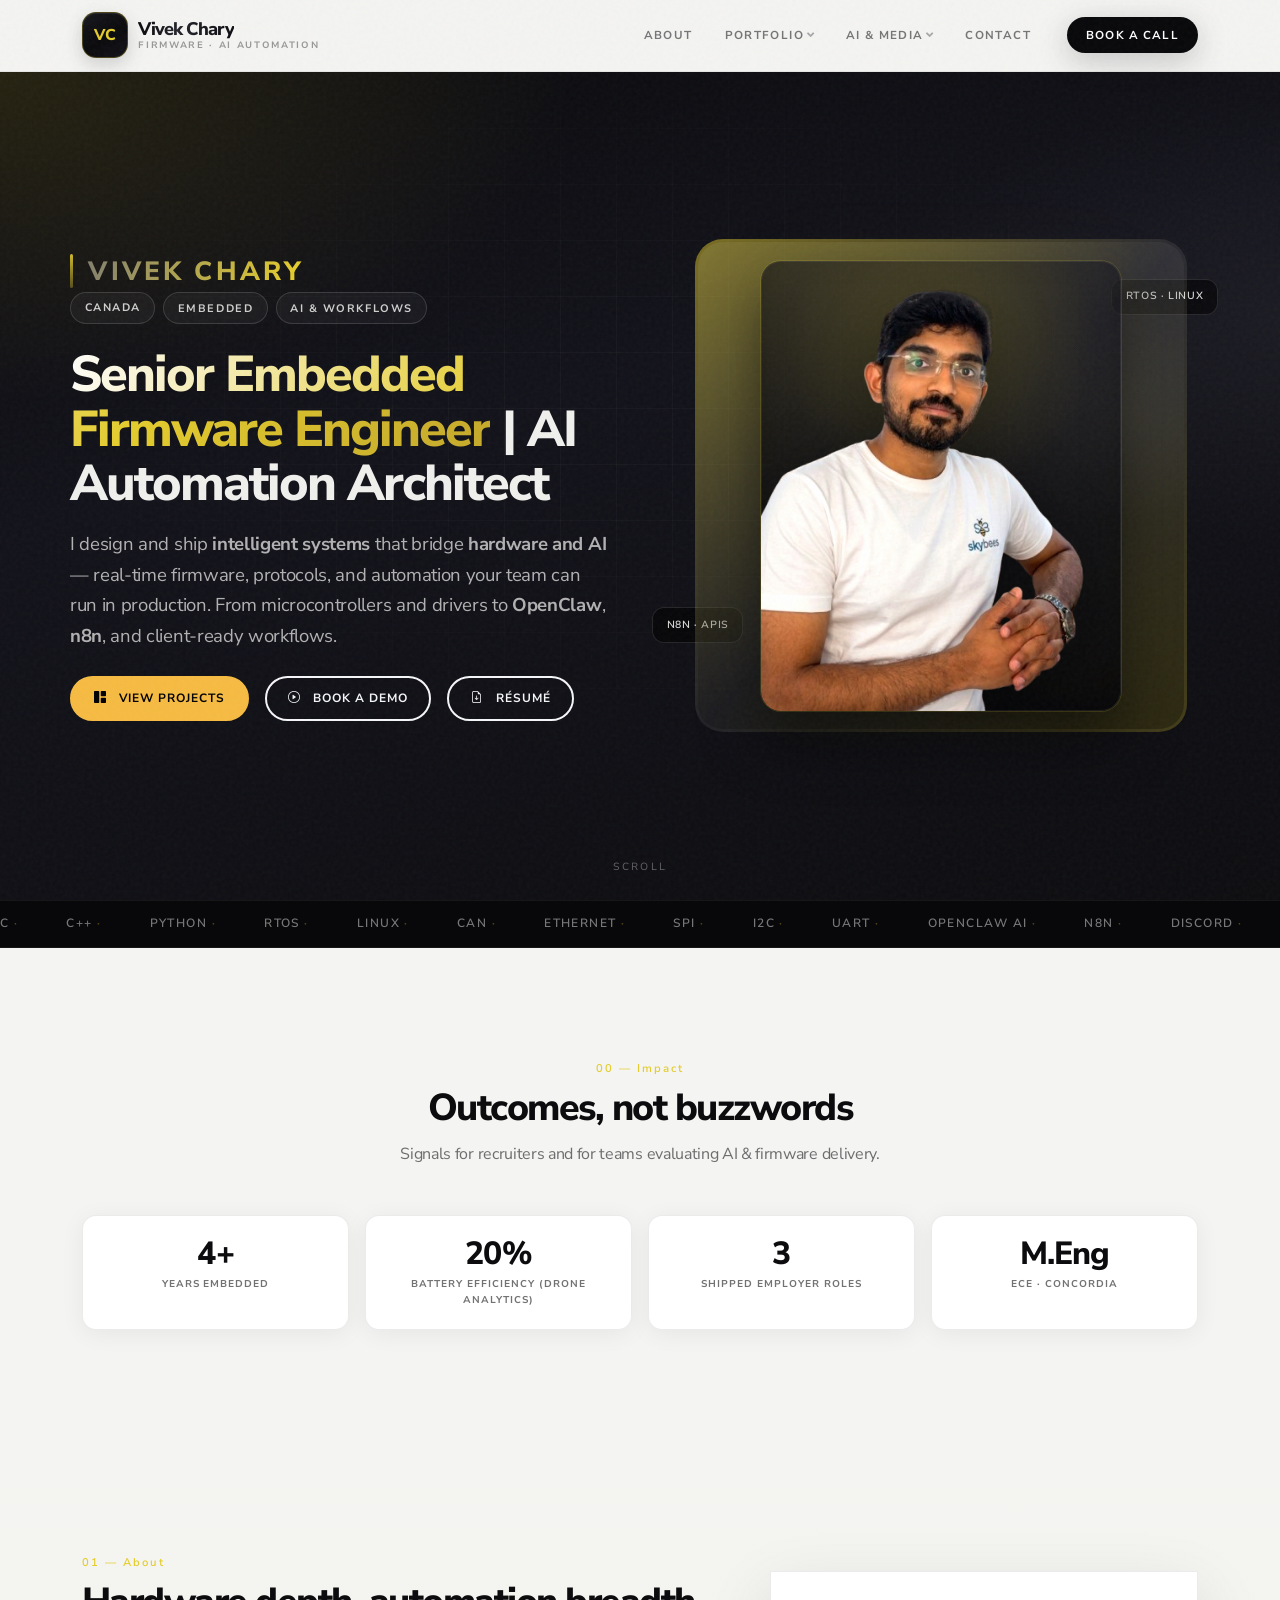
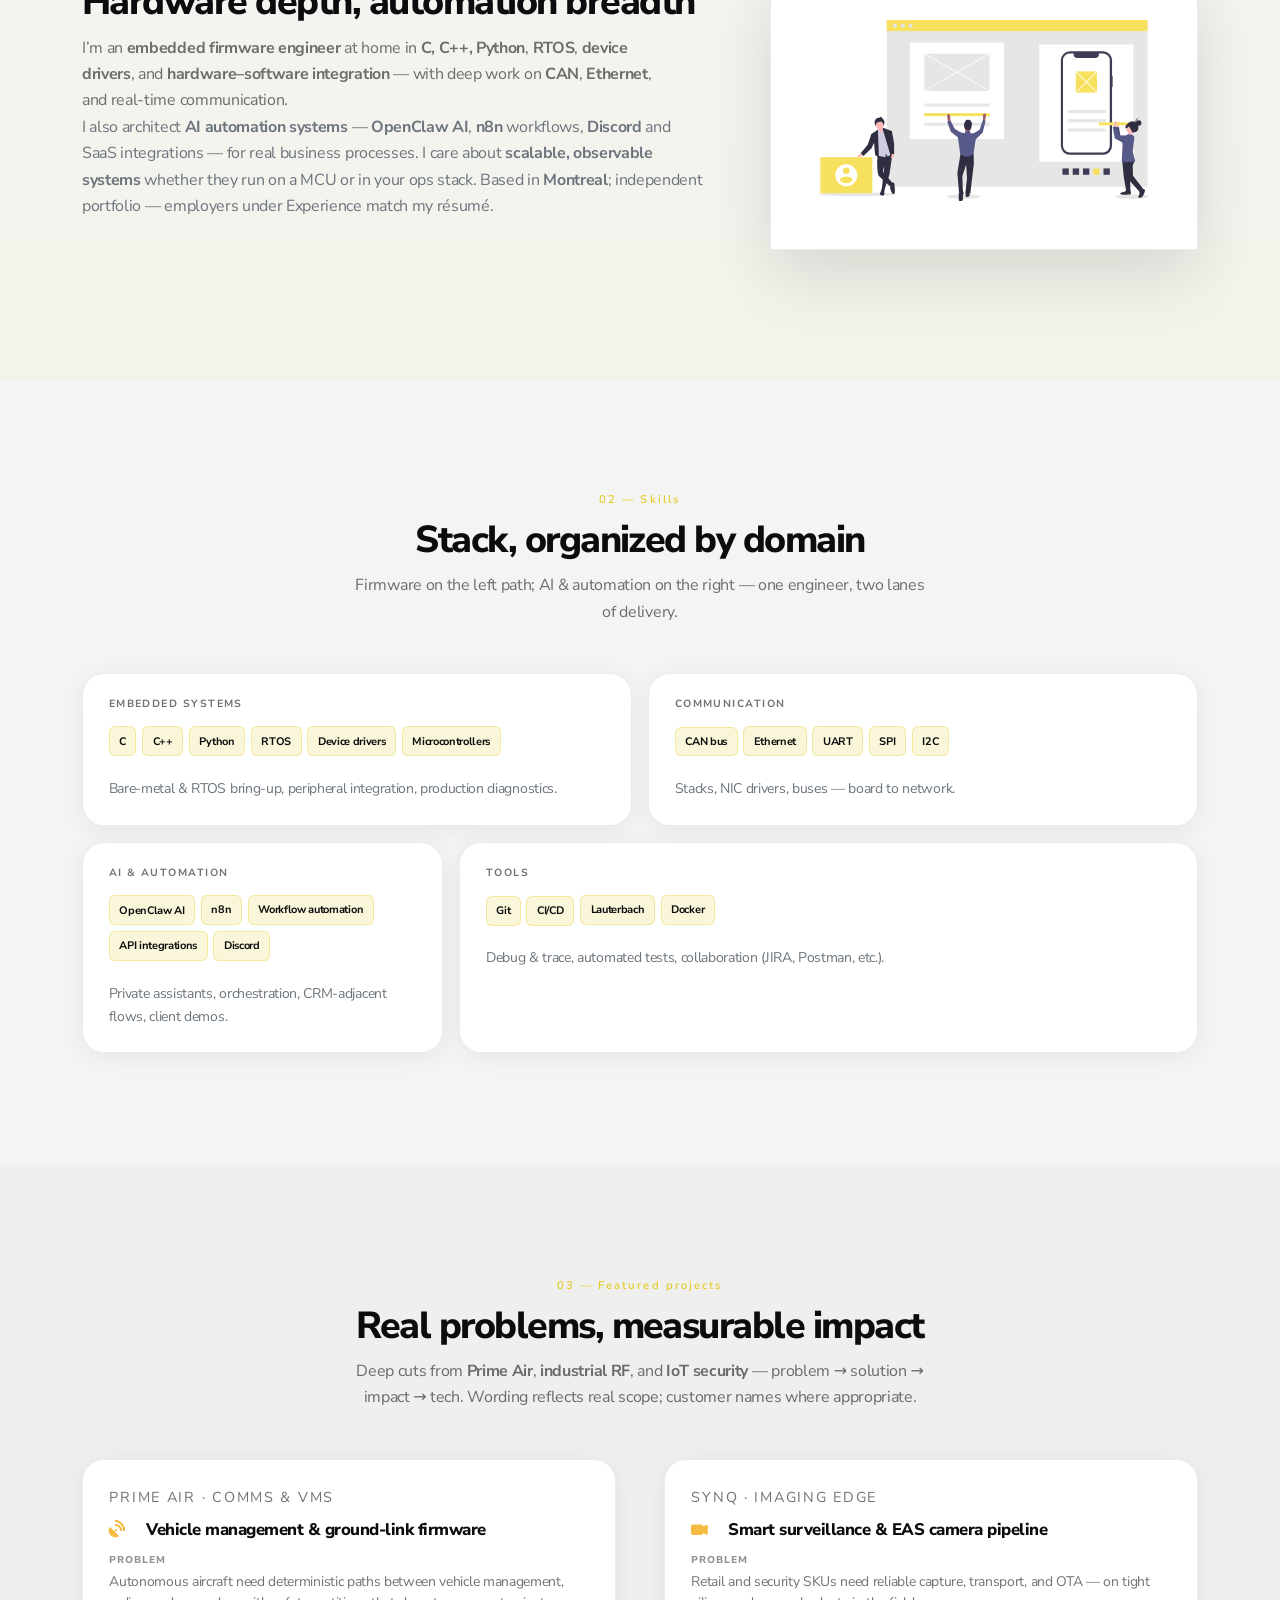
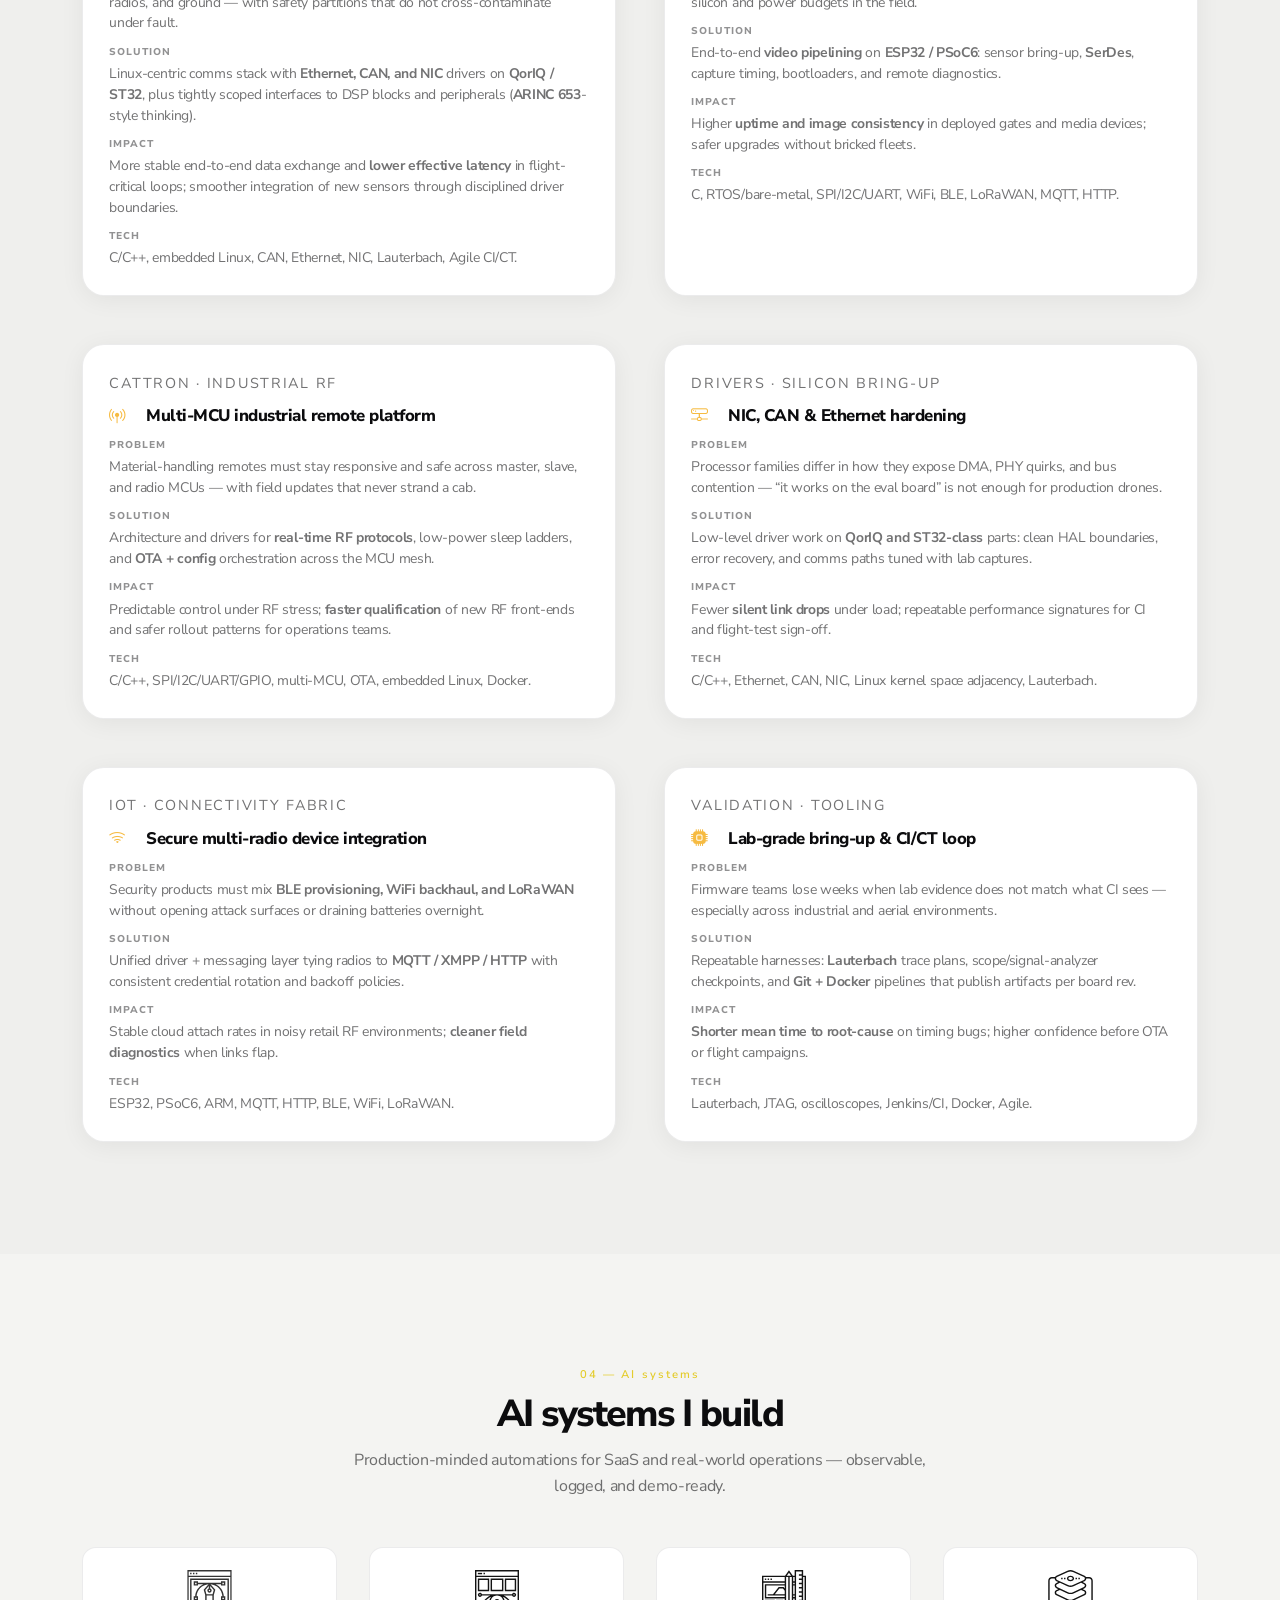
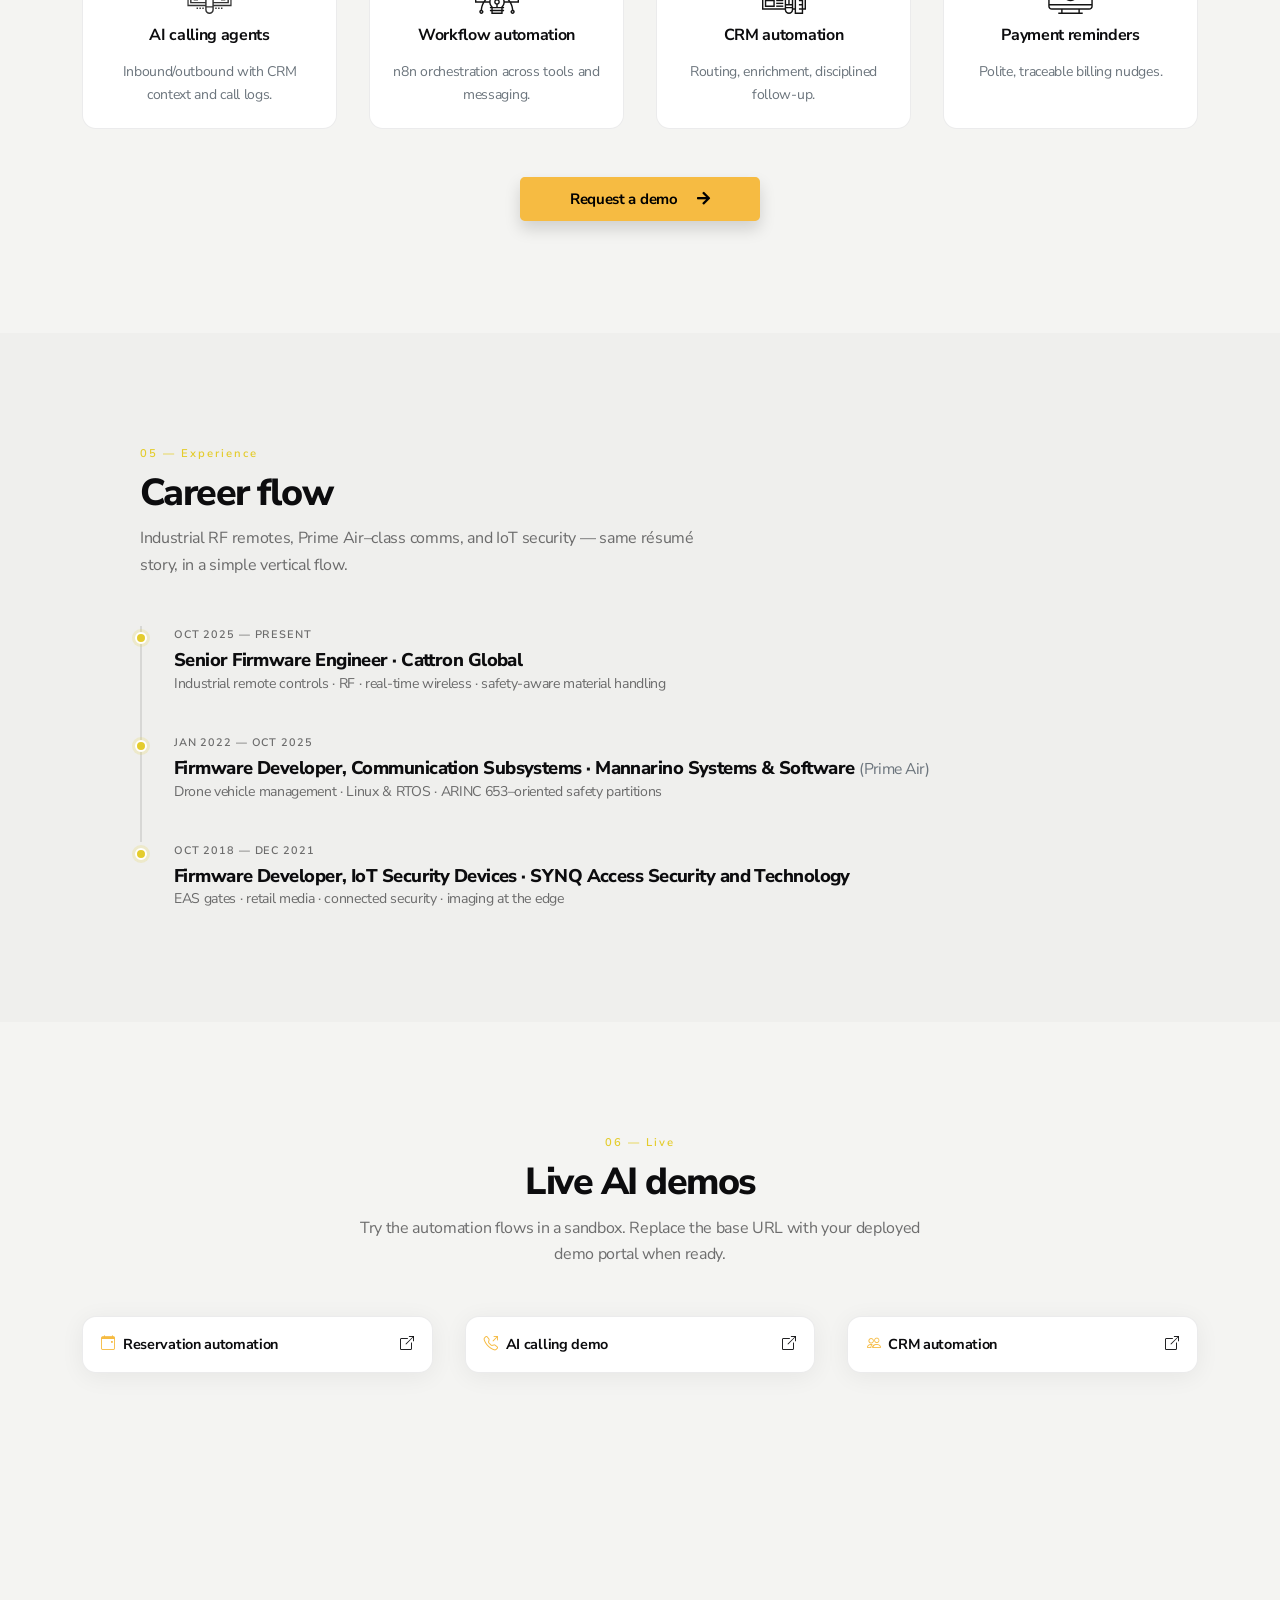
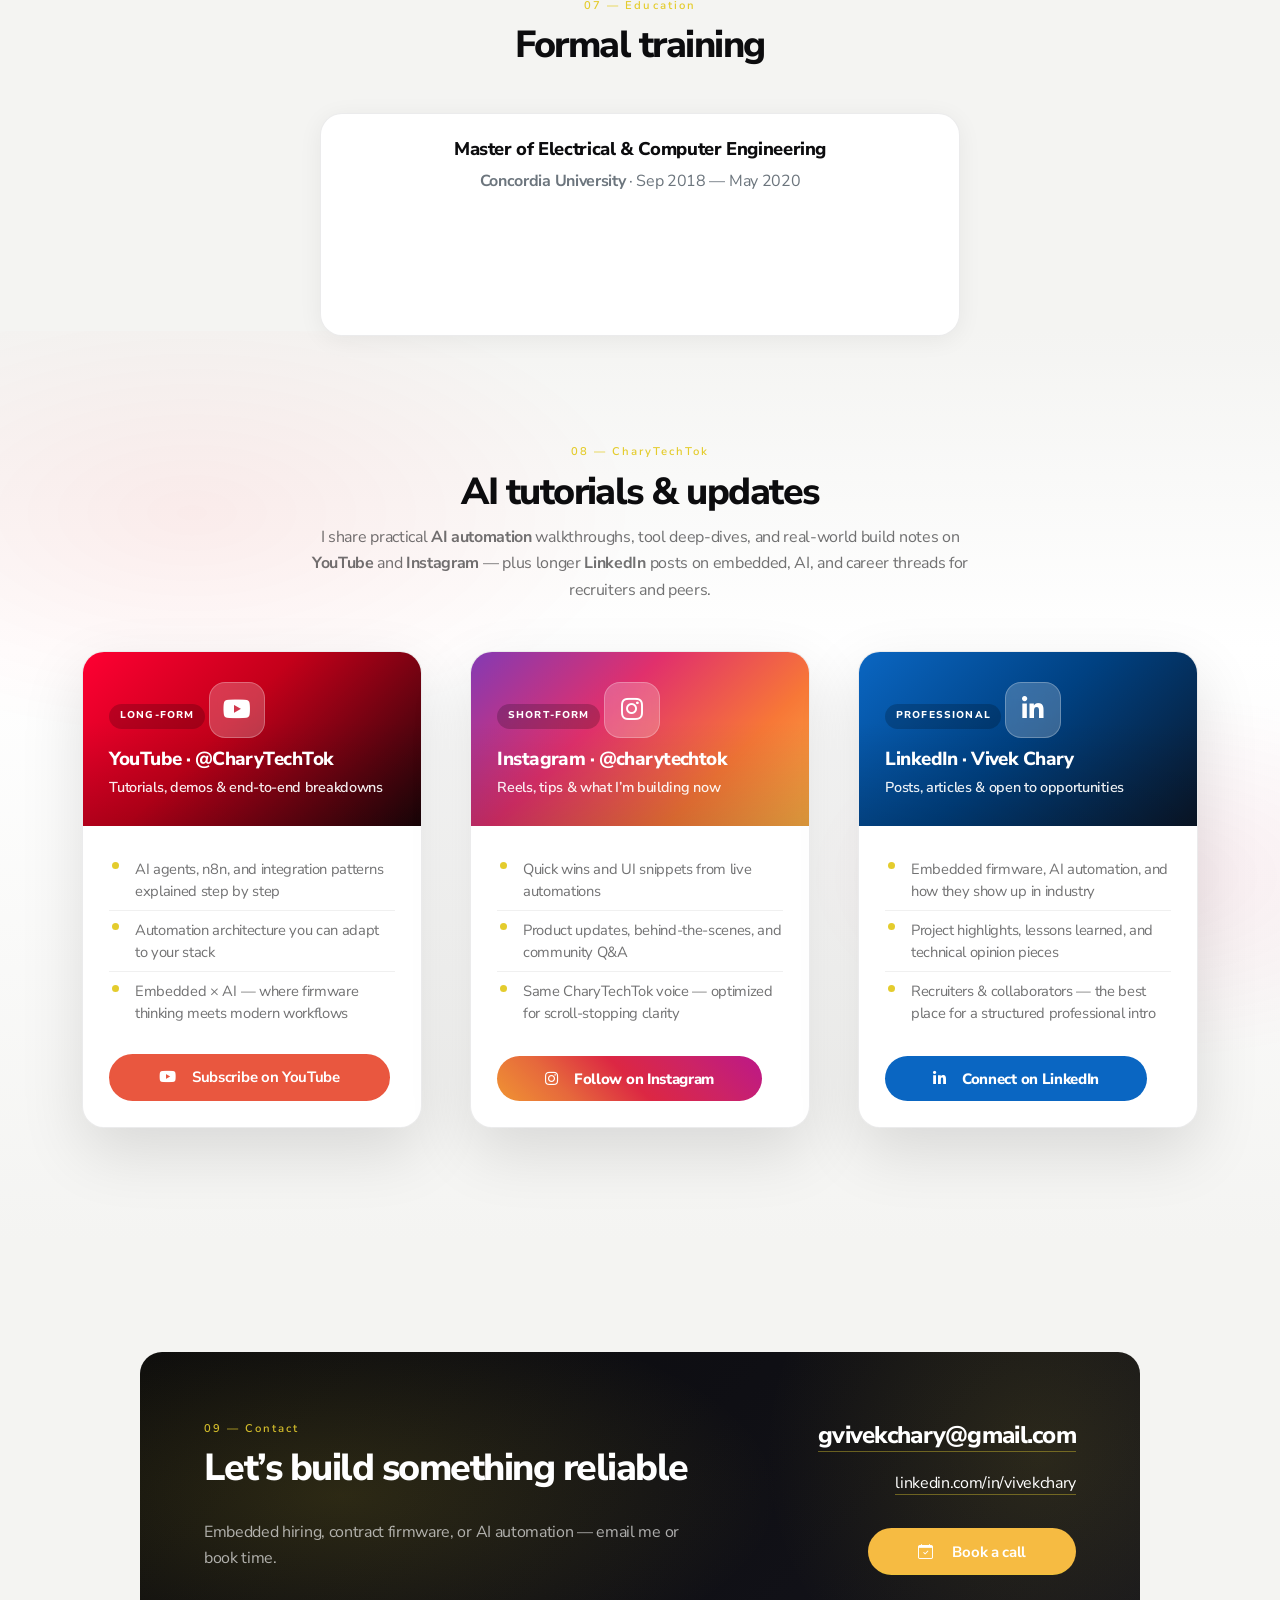
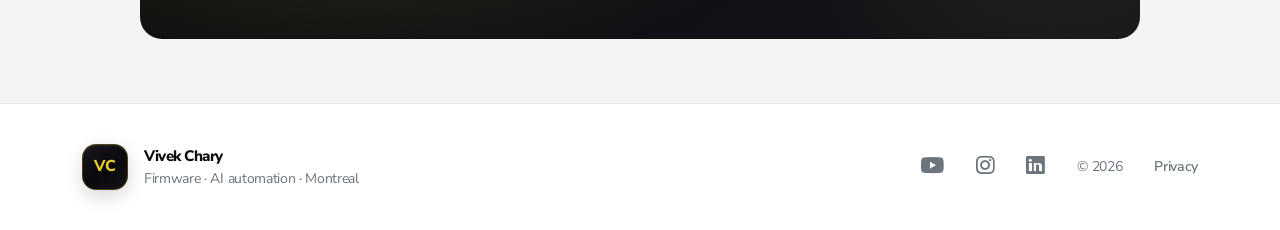
<file: index.html>
<!DOCTYPE html>
<html lang="en-US">
  <head>
    <meta charset="UTF-8">
    <meta http-equiv="X-UA-Compatible" content="IE=edge">
    <meta name="viewport" content="width=device-width, initial-scale=1">
    <link rel="preload" as="image" href="images/vivek-hero.png">
    <title>Vivek Chary | Senior Embedded Firmware Engineer &amp; AI Automation Architect</title>
    <meta name="description" content="Vivek Chary — embedded firmware (C/C++, RTOS, CAN, Ethernet) and AI automation (OpenClaw, n8n, workflows). Montreal.">

    <link rel="preconnect" href="https://fonts.gstatic.com" crossorigin="crossorigin"/>
    <link rel="preload" as="style" href="https://fonts.googleapis.com/css2?family=Nunito+Sans:ital,wght@0,300;0,400;0,600;0,700;0,800;1,400&amp;display=swap"/>
    <link rel="stylesheet" href="https://fonts.googleapis.com/css2?family=Nunito+Sans:ital,wght@0,300;0,400;0,600;0,700;0,800;1,400&amp;display=swap" media="print" onload="this.media='all'"/>
    <noscript>
      <link rel="stylesheet" href="https://fonts.googleapis.com/css2?family=Nunito+Sans:ital,wght@0,300;0,400;0,600;0,700;0,800;1,400&amp;display=swap"/>
    </noscript>

    <link href="./css/font-awesome/css/all.min.css?ver=1.2.0" rel="stylesheet">
    <link href="./css/bootstrap-icons/bootstrap-icons.css?ver=1.2.0" rel="stylesheet">
    <link href="./css/bootstrap.min.css?ver=1.2.0" rel="stylesheet">
    <link href="./css/aos.css?ver=1.2.0" rel="stylesheet">
    <link href="./css/main.css?ver=1.2.0" rel="stylesheet">

    <noscript>
      <style>[data-aos]{opacity:1!important;transform:none!important}</style>
    </noscript>

    <script type="application/ld+json">
    {"@context":"https://schema.org","@type":"Person","name":"Vivek Chary","email":"gvivekchary@gmail.com","telephone":"+14385192173","address":{"@type":"PostalAddress","addressLocality":"Montreal"},"sameAs":["https://www.linkedin.com/in/vivekchary/"],"jobTitle":"Senior Embedded Firmware Engineer; AI Automation Architect"}
    </script>

    <style>
      /* Same typeface as SkyBees site (main.css + Nunito Sans) */
      :root{
        --vp-bg:#f4f4f2;
        --vp-surface:#ffffff;
        --vp-ink:#0c0c0e;
        --vp-muted:rgba(12,12,14,.58);
        --vp-accent:#e4cc2d;
        --vp-accent-dim:rgba(228,204,45,.18);
        --vp-dark:#08080a;
        --vp-card-border:rgba(12,12,14,.08);
        --vp-radius:22px;
        --vp-radius-sm:14px;
        --vp-font:'Nunito Sans',system-ui,-apple-system,sans-serif;
        --vp-shadow:0 4px 24px rgba(0,0,0,.06);
        --vp-shadow-lg:0 24px 64px rgba(0,0,0,.12);
        --vp-ease:cubic-bezier(.22,1,.36,1);
      }

      body.vp{
        font-family:var(--vp-font);
        background:var(--vp-bg);
        color:var(--vp-ink);
        letter-spacing:-0.02em;
      }
      body.vp .page-content{ padding-top:0; }

      /* Grain overlay (noise) — subtle depth */
      .vp-grain{
        position:fixed; inset:0; pointer-events:none; z-index:9997;
        opacity:.04;
        background-image:url("data:image/svg+xml,%3Csvg viewBox='0 0 256 256' xmlns='http://www.w3.org/2000/svg'%3E%3Cfilter id='n'%3E%3CfeTurbulence type='fractalNoise' baseFrequency='0.9' numOctaves='4' stitchTiles='stitch'/%3E%3C/filter%3E%3Crect width='100%25' height='100%25' filter='url(%23n)'/%3E%3C/svg%3E");
      }

      /* Glass nav */
      .vp-nav{
        position:sticky; top:0; z-index:1030;
        background:rgba(244,244,242,.78);
        backdrop-filter:saturate(160%) blur(16px);
        -webkit-backdrop-filter:saturate(160%) blur(16px);
        border-bottom:1px solid rgba(12,12,14,.06);
      }
      .vp-nav .navbar{ padding-block:.45rem; }
      /* Brand lockup — Vivek Chary */
      .vp-brand{
        display:flex!important;
        align-items:center;
        gap:.65rem;
        padding:.32rem .5rem .32rem .28rem;
        margin-left:-.28rem;
        border-radius:16px;
        transition:background .22s var(--vp-ease), box-shadow .22s;
      }
      .vp-brand:hover{
        background:rgba(228,204,45,.09);
        box-shadow:0 0 0 1px rgba(228,204,45,.12);
      }
      .vp-brand:focus-visible{
        outline:2px solid var(--vp-accent);
        outline-offset:3px;
        border-radius:16px;
      }
      .vp-mark{
        display:inline-flex; align-items:center; justify-content:center;
        flex-shrink:0;
        width:46px; height:46px; border-radius:14px;
        background:linear-gradient(148deg, #16161d 0%, #0a0a0c 55%, #12121a 100%);
        color:var(--vp-accent);
        font-family:var(--vp-font); font-weight:800; font-size:.98rem;
        letter-spacing:-.03em;
        border:1px solid rgba(228,204,45,.28);
        box-shadow:
          0 6px 18px rgba(0,0,0,.16),
          inset 0 1px 0 rgba(255,255,255,.07);
        transition:transform .28s var(--vp-ease), border-color .28s, box-shadow .28s;
      }
      .vp-brand:hover .vp-mark{
        transform:scale(1.05) rotate(-2deg);
        border-color:rgba(228,204,45,.5);
        box-shadow:
          0 10px 28px rgba(0,0,0,.14),
          0 0 0 3px rgba(228,204,45,.14),
          inset 0 1px 0 rgba(255,255,255,.09);
      }
      .vp-brand-stack{
        display:flex;
        flex-direction:column;
        align-items:flex-start;
        gap:.12rem;
        min-width:0;
      }
      .vp-brand-name{
        font-family:var(--vp-font);
        font-weight:800;
        font-size:1.14rem;
        letter-spacing:-.045em;
        line-height:1.05;
        background:linear-gradient(105deg, #08080a 0%, #24242c 42%, #0c0c10 100%);
        -webkit-background-clip:text;
        background-clip:text;
        color:transparent;
      }
      @supports not ((-webkit-background-clip:text) or (background-clip:text)){
        .vp-brand-name{ color:#0a0a0c; background:none; }
      }
      .vp-brand-tag{
        font-family:var(--vp-font);
        font-size:.58rem;
        font-weight:700;
        letter-spacing:.18em;
        text-transform:uppercase;
        color:rgba(12,12,14,.4);
        line-height:1;
      }
      @media (max-width:380px){
        .vp-brand-tag{ display:none; }
        .vp-brand-name{ font-size:1.02rem; }
      }
      @media (prefers-reduced-motion:reduce){
        .vp-brand,.vp-mark{ transition:none; }
        .vp-brand:hover .vp-mark{ transform:none; }
      }
      .vp-nav .nav-link{
        font-family:var(--vp-font); font-size:.72rem; font-weight:700;
        text-transform:uppercase; letter-spacing:.12em;
        color:rgba(12,12,14,.55)!important; padding:.5rem .75rem!important;
        position:relative;
      }
      .vp-nav .nav-link:not(.dropdown-toggle)::after{
        content:''; position:absolute; left:.75rem; right:.75rem; bottom:.2rem;
        height:2px; background:var(--vp-accent); transform:scaleX(0);
        transition:transform .25s var(--vp-ease);
      }
      .vp-nav .nav-link:not(.dropdown-toggle):hover::after{ transform:scaleX(1); }
      .vp-nav .dropdown-menu{
        border:1px solid rgba(12,12,14,.08);
        border-radius:14px;
        padding:.4rem;
        margin-top:.4rem;
        box-shadow:0 16px 48px rgba(0,0,0,.1);
        min-width:11.5rem;
      }
      .vp-nav .dropdown-item{
        font-family:var(--vp-font);
        font-size:.72rem;
        font-weight:700;
        letter-spacing:.08em;
        text-transform:uppercase;
        color:rgba(12,12,14,.65);
        border-radius:10px;
        padding:.5rem .9rem;
      }
      .vp-nav .dropdown-item:hover,.vp-nav .dropdown-item:focus{
        background:var(--vp-accent-dim);
        color:var(--vp-ink);
      }
      .vp-nav .dropdown-toggle{ padding-right:.65rem!important; }
      .vp-btn-glow{
        font-family:var(--vp-font); font-size:.72rem; font-weight:700;
        text-transform:uppercase; letter-spacing:.1em;
        border-radius:999px; padding:.55rem 1.2rem;
        background:var(--vp-dark); color:#fff!important; border:none;
        box-shadow:0 8px 32px rgba(0,0,0,.2);
        transition:transform .2s var(--vp-ease), box-shadow .2s;
      }
      .vp-btn-glow:hover{ transform:translateY(-2px); color:#fff!important; box-shadow:0 12px 40px rgba(228,204,45,.25); }

      /* Hero — dark band */
      .vp-hero{
        position:relative;
        min-height:min(92vh,900px);
        display:flex; align-items:center;
        background:
          radial-gradient(ellipse 90% 80% at 0% 0%, rgba(228,204,45,.12), transparent 50%),
          radial-gradient(ellipse 70% 60% at 100% 30%, rgba(80,80,90,.15), transparent 45%),
          linear-gradient(165deg, #0a0a0c 0%, #12121a 40%, #0d0d10 100%);
        color:#f0f0ed;
        overflow:hidden;
      }
      .vp-hero::before{
        content:''; position:absolute; inset:0;
        background-image:
          linear-gradient(rgba(255,255,255,.028) 1px, transparent 1px),
          linear-gradient(90deg, rgba(255,255,255,.028) 1px, transparent 1px);
        background-size:56px 56px;
        mask-image:radial-gradient(ellipse 80% 70% at 50% 40%, #000 15%, transparent 70%);
        pointer-events:none;
      }
      .vp-hero-inner{ position:relative; z-index:1; padding:clamp(3rem,8vw,6rem) 0; }
      .vp-hero-nameplate{
        font-family:var(--vp-font);
        font-weight:800;
        font-size:clamp(1.2rem,2.8vw,1.65rem);
        letter-spacing:.12em;
        text-transform:uppercase;
        margin-bottom:1rem;
        background:linear-gradient(115deg, rgba(255,255,255,.42) 0%, var(--vp-accent) 42%, rgba(255,255,255,.55) 100%);
        -webkit-background-clip:text;
        background-clip:text;
        color:transparent;
        position:relative;
        padding-left:1.15rem;
      }
      .vp-hero-nameplate::before{
        content:'';
        position:absolute;
        left:0;
        top:.15em;
        bottom:.15em;
        width:3px;
        border-radius:3px;
        background:linear-gradient(180deg, var(--vp-accent), rgba(228,204,45,.35));
        opacity:.9;
      }
      @supports not ((-webkit-background-clip:text) or (background-clip:text)){
        .vp-hero-nameplate{ color:rgba(240,240,237,.75); background:none; padding-left:0; }
        .vp-hero-nameplate::before{ display:none; }
      }
      .vp-pill-row{ display:flex; flex-wrap:wrap; gap:.5rem; margin-bottom:1.5rem; }
      .vp-pill{
        font-family:var(--vp-font); font-size:.68rem; font-weight:700;
        letter-spacing:.14em; text-transform:uppercase;
        padding:.4rem .85rem; border-radius:999px;
        border:1px solid rgba(255,255,255,.14);
        background:rgba(255,255,255,.04);
        color:rgba(240,240,237,.85);
      }
      .vp-hero h1{
        font-family:var(--vp-font);
        font-weight:800;
        font-size:clamp(2rem,4.5vw,3.15rem);
        line-height:1.08;
        letter-spacing:-.04em;
        max-width:24ch;
        margin-bottom:1.1rem;
        color:#f0f0ed;
      }
      .vp-hero .vp-gradient{
        background:linear-gradient(120deg, #fff 0%, var(--vp-accent) 55%, #c4a82a 100%);
        -webkit-background-clip:text; background-clip:text; color:transparent;
      }
      .vp-hero-lead{
        font-size:clamp(1.05rem,1.45vw,1.18rem);
        line-height:1.65;
        color:rgba(240,240,237,.72);
        max-width:36rem;
        margin-bottom:1.5rem;
      }
      .vp-hero-cta .btn{ border-radius:999px; font-family:var(--vp-font); font-size:.75rem; font-weight:600; letter-spacing:.08em; text-transform:uppercase; padding:.7rem 1.35rem; }
      .vp-hero-visual{
        position:relative;
        display:flex; justify-content:center; align-items:center;
      }
      .vp-hero-frame{
        position:relative;
        padding:3px;
        border-radius:28px;
        background:linear-gradient(135deg, rgba(228,204,45,.5), rgba(255,255,255,.08), rgba(228,204,45,.25));
      }
      .vp-hero-frame-inner{
        border-radius:25px;
        background:
          radial-gradient(ellipse 90% 75% at 50% 22%, rgba(228,204,45,.12), transparent 52%),
          radial-gradient(ellipse 60% 50% at 85% 35%, rgba(255,255,255,.05), transparent 45%),
          linear-gradient(165deg, rgba(255,255,255,.07), rgba(0,0,0,.32));
        padding:clamp(.65rem,2vw,1.15rem);
      }
      .vp-hero-photo-wrap{
        margin:0 auto;
        max-width:min(360px,100%);
        aspect-ratio:4/5;
        border-radius:20px;
        overflow:hidden;
        background:
          radial-gradient(ellipse 75% 60% at 50% 18%, rgba(228,204,45,.16), transparent 58%),
          linear-gradient(195deg, rgba(26,26,34,.55), rgba(5,5,8,.92));
        box-shadow:
          inset 0 0 0 1px rgba(255,255,255,.07),
          inset 0 -20px 40px rgba(0,0,0,.25),
          0 0 0 1px rgba(228,204,45,.15),
          0 28px 56px rgba(0,0,0,.55),
          0 0 80px rgba(228,204,45,.06);
      }
      .vp-hero-photo{
        display:block;
        width:100%;
        height:100%;
        object-fit:cover;
        object-position:center 28%;
        transform:scale(1.04);
        filter:
          brightness(1.02)
          contrast(1.07)
          saturate(1.05)
          drop-shadow(0 12px 28px rgba(0,0,0,.35));
      }
      .vp-float-badge{
        position:absolute;
        font-family:var(--vp-font); font-size:.65rem; font-weight:600;
        letter-spacing:.06em; text-transform:uppercase;
        padding:.55rem .85rem; border-radius:12px;
        background:rgba(0,0,0,.55);
        border:1px solid rgba(255,255,255,.12);
        backdrop-filter:blur(8px);
        color:rgba(240,240,237,.9);
      }
      .vp-float-badge.a{ top:8%; right:4%; }
      .vp-float-badge.b{ bottom:18%; left:2%; }
      .vp-scroll-hint{
        position:absolute; bottom:1.5rem; left:50%; transform:translateX(-50%);
        font-family:var(--vp-font); font-size:.65rem; letter-spacing:.2em;
        text-transform:uppercase; color:rgba(255,255,255,.35);
        animation:vp-bob 2.2s ease-in-out infinite;
      }
      @keyframes vp-bob{ 0%,100%{ transform:translateX(-50%) translateY(0);} 50%{ transform:translateX(-50%) translateY(6px);} }
      @media (prefers-reduced-motion:reduce){
        .vp-scroll-hint{ animation:none; }
        .vp-marquee-inner{ animation:none!important; }
      }

      /* Marquee */
      .vp-marquee{
        background:var(--vp-dark);
        border-block:1px solid rgba(255,255,255,.06);
        overflow:hidden;
        padding:.85rem 0;
      }
      .vp-marquee-inner{
        display:flex; gap:3rem;
        width:max-content;
        animation:vp-scroll 38s linear infinite;
        font-family:var(--vp-font); font-size:.75rem; font-weight:600;
        letter-spacing:.12em; text-transform:uppercase; color:rgba(255,255,255,.45);
      }
      .vp-marquee-inner span{ white-space:nowrap; }
      .vp-marquee-inner span::after{ content:' · '; color:rgba(228,204,45,.35); }
      @keyframes vp-scroll{ to{ transform:translateX(-50%); } }

      /* Section shell */
      .vp-section{ padding:clamp(4rem,10vw,7rem) 0; }
      .vp-section-head{ margin-bottom:clamp(2rem,4vw,3rem); }
      .vp-sec-num{
        font-family:var(--vp-font); font-size:.7rem; font-weight:600;
        letter-spacing:.18em; color:var(--vp-accent);
        display:block; margin-bottom:.6rem;
      }
      .vp-section h2{
        font-family:var(--vp-font);
        font-weight:800;
        font-size:clamp(1.75rem,3vw,2.35rem);
        letter-spacing:-.04em;
        line-height:1.1;
        margin:0;
      }
      .vp-section p.lead-muted{
        color:var(--vp-muted); max-width:36rem; margin:.75rem 0 0; line-height:1.65;
      }

      /* Stats */
      .vp-stats-grid{
        display:grid;
        grid-template-columns:repeat(4,1fr);
        gap:1rem;
      }
      @media (max-width:991px){ .vp-stats-grid{ grid-template-columns:repeat(2,1fr); } }
      .vp-stat{
        background:var(--vp-surface);
        border:1px solid var(--vp-card-border);
        border-radius:var(--vp-radius-sm);
        padding:1.25rem 1rem;
        text-align:center;
        transition:transform .2s var(--vp-ease), box-shadow .2s;
        box-shadow:var(--vp-shadow);
      }
      .vp-stat:hover{ transform:translateY(-4px); box-shadow:var(--vp-shadow-lg); }
      .vp-stat-val{
        font-family:var(--vp-font); font-weight:800; font-size:clamp(1.5rem,2.5vw,2rem);
        letter-spacing:-.03em; line-height:1.1;
      }
      .vp-stat-label{ font-family:var(--vp-font); font-size:.62rem; font-weight:700; letter-spacing:.1em; text-transform:uppercase; color:var(--vp-muted); margin-top:.35rem; }

      /* Bento skills */
      .vp-bento{
        display:grid;
        grid-template-columns:repeat(12,1fr);
        gap:1rem;
      }
      .vp-bento > *{ min-height:0; }
      .vp-b1{ grid-column:span 6; }
      .vp-b2{ grid-column:span 6; }
      .vp-b3{ grid-column:span 4; }
      .vp-b4{ grid-column:span 8; }
      @media (max-width:767px){
        .vp-b1,.vp-b2,.vp-b3,.vp-b4{ grid-column:1/-1; }
      }
      .vp-bento-card{
        background:var(--vp-surface);
        border:1px solid var(--vp-card-border);
        border-radius:var(--vp-radius);
        padding:1.5rem 1.6rem;
        height:100%;
        transition:border-color .2s, transform .2s var(--vp-ease);
        box-shadow:var(--vp-shadow);
      }
      .vp-bento-card:hover{
        border-color:rgba(228,204,45,.45);
        transform:translateY(-2px);
      }
      .vp-bento-card h3{
        font-family:var(--vp-font); font-size:.65rem; letter-spacing:.14em;
        text-transform:uppercase; color:var(--vp-muted); margin-bottom:1rem;
      }
      .vp-bento-card.vp-edu-card h3{
        font-size:1.15rem; letter-spacing:-.02em; text-transform:none;
        color:var(--vp-ink); font-weight:800; margin-bottom:.5rem;
      }

      /* Chips */
      .vp-chip{
        display:inline-block;
        font-family:var(--vp-font); font-size:.68rem; font-weight:700;
        padding:.32rem .6rem; border-radius:6px;
        margin:0 .35rem .4rem 0;
        background:var(--vp-accent-dim);
        border:1px solid rgba(228,204,45,.35);
        color:var(--vp-ink);
      }

      /* Timeline — career flow */
      .vp-timeline{
        position:relative;
        padding-left:0;
      }
      .vp-tl-item{
        position:relative;
        padding-left:2rem;
        padding-bottom:2.5rem;
        border-left:2px solid rgba(12,12,14,.1);
      }
      .vp-tl-item:last-child{ border-left-color:transparent; padding-bottom:0; }
      .vp-tl-item::before{
        content:''; position:absolute; left:-7px; top:.35rem;
        width:12px; height:12px; border-radius:50%;
        background:var(--vp-accent);
        border:2px solid var(--vp-surface);
        box-shadow:0 0 0 3px var(--vp-accent-dim);
      }
      .vp-tl-meta{
        font-family:var(--vp-font); font-size:.68rem; font-weight:600;
        letter-spacing:.08em; text-transform:uppercase; color:var(--vp-muted);
        margin-bottom:.35rem;
      }
      .vp-tl-item h3{ font-family:var(--vp-font); font-weight:800; font-size:1.15rem; margin-bottom:.25rem; letter-spacing:-.03em; }
      .vp-tl-scope{
        font-size:.88rem;
        color:var(--vp-muted);
        line-height:1.45;
        margin:-.1rem 0 0;
      }

      /* Project cards */
      .vp-pro{
        background:var(--vp-surface);
        border:1px solid var(--vp-card-border);
        border-radius:var(--vp-radius);
        padding:1.65rem;
        height:100%;
        display:flex; flex-direction:column;
        transition:transform .25s var(--vp-ease), box-shadow .25s, border-color .25s;
        box-shadow:var(--vp-shadow);
        position:relative;
        overflow:hidden;
      }
      .vp-pro::before{
        content:''; position:absolute; top:0; left:0; width:4px; height:100%;
        background:linear-gradient(180deg, var(--vp-accent), transparent);
        opacity:0; transition:opacity .25s;
      }
      .vp-pro:hover{
        transform:translateY(-6px);
        box-shadow:var(--vp-shadow-lg);
        border-color:rgba(228,204,45,.25);
      }
      .vp-pro:hover::before{ opacity:1; }
      .vp-pro-tag{
        font-family:var(--vp-font); font-size:.58rem; letter-spacing:.12em;
        text-transform:uppercase; color:var(--vp-muted);
        margin-bottom:.75rem;
      }
      .vp-pro h4{ font-family:var(--vp-font); font-weight:800; font-size:1.05rem; letter-spacing:-.03em; margin-bottom:.75rem; }
      .vp-pro p, .vp-pro li{ font-size:.9rem; color:var(--vp-muted); line-height:1.55; }
      .vp-pro-kv{ margin-bottom:.65rem; }
      .vp-pro-kv:last-child{ margin-bottom:0; }
      .vp-pro-kv dt{
        font-size:.62rem; font-weight:800; letter-spacing:.1em; text-transform:uppercase;
        color:rgba(12,12,14,.45); margin-bottom:.2rem;
      }
      .vp-pro-kv dd{ margin:0; font-size:.87rem; color:var(--vp-muted); line-height:1.5; }

      .vp-demo-btn{
        display:flex; align-items:center; justify-content:space-between;
        padding:1rem 1.15rem; border-radius:var(--vp-radius-sm);
        border:1px solid var(--vp-card-border); background:var(--vp-surface);
        color:inherit!important; text-decoration:none; font-weight:700; font-size:.9rem;
        box-shadow:var(--vp-shadow); transition:transform .2s var(--vp-ease), box-shadow .2s, border-color .2s;
      }
      .vp-demo-btn:hover{
        transform:translateY(-3px); box-shadow:var(--vp-shadow-lg);
        border-color:rgba(228,204,45,.45); color:inherit!important;
      }
      .vp-demo-btn span{ display:flex; align-items:center; gap:.5rem; }

      /* Automation tiles */
      .vp-auto-tile{
        background:var(--vp-surface);
        border:1px solid var(--vp-card-border);
        border-radius:var(--vp-radius-sm);
        padding:1.35rem 1rem;
        text-align:center;
        height:100%;
        transition:transform .2s var(--vp-ease);
      }
      .vp-auto-tile:hover{ transform:translateY(-4px); border-color:rgba(228,204,45,.3); }
      .vp-auto-tile img{ height:44px; width:auto; margin-bottom:.75rem; opacity:.92; }

      .vp-contact-band{
        background:
          radial-gradient(ellipse 80% 120% at 20% 50%, rgba(228,204,45,.15), transparent 55%),
          linear-gradient(135deg, #0a0a0c, #14141c);
        color:#e8e8e4;
        border-radius:var(--vp-radius);
        padding:clamp(2.5rem,6vw,4rem);
        position:relative;
        overflow:hidden;
      }
      .vp-contact-band::after{
        content:''; position:absolute; inset:auto -20% -40% auto;
        width:60%; aspect-ratio:1;
        background:radial-gradient(circle, rgba(228,204,45,.12), transparent 65%);
        pointer-events:none;
      }
      .vp-contact-headline{
        font-family:var(--vp-font);
        font-weight:800;
        font-size:clamp(1.5rem,3vw,2rem);
        letter-spacing:-.03em;
        line-height:1.2;
        color:#fff;
      }
      .vp-contact-band .vp-big-mail{
        font-family:var(--vp-font);
        font-weight:800;
        font-size:clamp(1.1rem,2.5vw,1.5rem);
        word-break:break-word;
        letter-spacing:-.03em;
      }
      .vp-contact-band a{ color:#fff; text-decoration:none; border-bottom:1px solid rgba(228,204,45,.4); transition:border-color .2s; }
      .vp-contact-band a:hover{ border-bottom-color:var(--vp-accent); }

      /* CharyTechTok — YouTube & Instagram showcase */
      .vp-ctt-section{
        background:
          radial-gradient(ellipse 70% 50% at 15% 20%, rgba(255,0,0,.06), transparent 50%),
          radial-gradient(ellipse 60% 45% at 90% 60%, rgba(225,48,108,.07), transparent 45%),
          linear-gradient(180deg, var(--vp-bg) 0%, #fff 35%, var(--vp-bg) 100%);
      }
      .vp-channel-card{
        border-radius:var(--vp-radius);
        overflow:hidden;
        box-shadow:var(--vp-shadow-lg);
        border:1px solid var(--vp-card-border);
        height:100%;
        display:flex;
        flex-direction:column;
        background:var(--vp-surface);
        transition:transform .28s var(--vp-ease), box-shadow .28s;
      }
      .vp-channel-card:hover{
        transform:translateY(-8px);
        box-shadow:0 32px 64px rgba(0,0,0,.14);
      }
      .vp-channel-card__hero{
        padding:1.85rem 1.65rem 1.65rem;
        color:#fff;
        position:relative;
      }
      .vp-channel-card__hero::after{
        content:'';
        position:absolute;
        inset:0;
        background:linear-gradient(180deg, transparent 40%, rgba(0,0,0,.15) 100%);
        pointer-events:none;
      }
      .vp-channel-card__hero > *{ position:relative; z-index:1; }
      .vp-channel-card--yt .vp-channel-card__hero{
        background:linear-gradient(135deg, #ff0033 0%, #c4001a 42%, #1a0508 100%);
      }
      .vp-channel-card--ig .vp-channel-card__hero{
        background:linear-gradient(135deg, #833ab4 0%, #e1306c 38%, #f77737 72%, #fcaf45 100%);
      }
      .vp-channel-card--li .vp-channel-card__hero{
        background:linear-gradient(135deg, #0a66c2 0%, #004182 48%, #0a1628 100%);
      }
      .vp-channel-card__badge{
        display:inline-flex;
        width:56px; height:56px;
        border-radius:16px;
        background:rgba(255,255,255,.22);
        backdrop-filter:blur(8px);
        align-items:center;
        justify-content:center;
        font-size:1.55rem;
        border:1px solid rgba(255,255,255,.25);
        margin-bottom:.65rem;
      }
      .vp-channel-card__hero h3{
        font-family:var(--vp-font);
        font-size:1.35rem;
        font-weight:800;
        letter-spacing:-.03em;
        margin:0 0 .35rem;
        line-height:1.2;
      }
      .vp-channel-card__hero p{
        margin:0;
        font-size:.9rem;
        opacity:.92;
        font-weight:600;
      }
      .vp-channel-card__tag{
        display:inline-block;
        font-size:.62rem;
        font-weight:800;
        letter-spacing:.12em;
        text-transform:uppercase;
        padding:.3rem .65rem;
        border-radius:999px;
        background:rgba(0,0,0,.2);
        margin-bottom:.75rem;
      }
      .vp-channel-card__body{
        padding:1.5rem 1.65rem 1.65rem;
        flex:1;
        display:flex;
        flex-direction:column;
      }
      .vp-channel-card__list{
        list-style:none;
        padding:0;
        margin:0 0 1.35rem;
        flex:1;
      }
      .vp-channel-card__list li{
        position:relative;
        padding:.5rem 0 .5rem 1.6rem;
        font-size:.92rem;
        color:var(--vp-muted);
        line-height:1.5;
        border-bottom:1px solid rgba(12,12,14,.06);
      }
      .vp-channel-card__list li:last-child{ border-bottom:none; }
      .vp-channel-card__list li::before{
        content:'';
        position:absolute;
        left:.15rem;
        top:.78rem;
        width:7px;
        height:7px;
        border-radius:50%;
        background:var(--vp-accent);
      }
      .vp-btn-ig{
        background:linear-gradient(45deg,#f09433 0%,#e6683c 25%,#dc2743 50%,#cc2366 75%,#bc1888 100%);
        border:none;
        color:#fff!important;
        font-weight:800;
        border-radius:999px;
        padding:.65rem 1.35rem;
      }
      .vp-btn-ig:hover{ filter:brightness(1.08); color:#fff!important; }
      .vp-btn-li{
        background:#0a66c2;
        border:none;
        color:#fff!important;
        font-weight:800;
        border-radius:999px;
        padding:.65rem 1.35rem;
      }
      .vp-btn-li:hover{ background:#004182; color:#fff!important; }
      @media (min-width:992px){
        .vp-ctt-section .vp-channel-card__hero h3{ font-size:1.18rem; }
      }

      .vp-footer{
        padding:2.5rem 0;
        border-top:1px solid var(--vp-card-border);
        background:var(--vp-surface);
      }
      .vp-footer .vp-brand-text{
        font-family:var(--vp-font);
        font-weight:800;
        letter-spacing:-.03em;
        color:var(--vp-ink);
      }

      section[id]{ scroll-margin-top:5.5rem; }
    </style>
  </head>

  <body id="top" class="vp">
    <div class="vp-grain" aria-hidden="true"></div>
    <a class="skip-link" href="#main-content">Skip to main content</a>

    <div class="vp-nav">
      <nav class="navbar navbar-expand-lg navbar-light" id="header-nav" role="navigation">
        <div class="container">
          <a class="navbar-brand vp-brand mb-0 text-decoration-none text-dark" href="#top" aria-label="Vivek Chary — home">
            <span class="vp-mark" aria-hidden="true">VC</span>
            <span class="vp-brand-stack">
              <span class="vp-brand-name">Vivek Chary</span>
              <span class="vp-brand-tag">Firmware · AI automation</span>
            </span>
          </a>
          <button class="navbar-toggler border-0" type="button" data-bs-toggle="collapse" data-bs-target="#vpNav" aria-controls="vpNav" aria-expanded="false" aria-label="Toggle navigation">
            <span class="navbar-toggler-icon"></span>
          </button>
          <div class="collapse navbar-collapse" id="vpNav">
            <ul class="navbar-nav ms-auto align-items-start align-items-lg-center gap-lg-1 flex-wrap">
              <li class="nav-item"><a class="nav-link" href="#about">About</a></li>
              <li class="nav-item dropdown">
                <a class="nav-link dropdown-toggle" href="#" id="vpNavPortfolio" role="button" data-bs-toggle="dropdown" data-bs-auto-close="outside" aria-expanded="false" aria-haspopup="true" aria-controls="vpNavPortfolioMenu">Portfolio</a>
                <ul class="dropdown-menu dropdown-menu-lg-end" id="vpNavPortfolioMenu" aria-labelledby="vpNavPortfolio">
                  <li><a class="dropdown-item" href="#projects">Projects</a></li>
                  <li><a class="dropdown-item" href="#skills">Skills</a></li>
                  <li><a class="dropdown-item" href="#experience">Experience</a></li>
                  <li><a class="dropdown-item" href="#education">Education</a></li>
                </ul>
              </li>
              <li class="nav-item dropdown">
                <a class="nav-link dropdown-toggle" href="#" id="vpNavAI" role="button" data-bs-toggle="dropdown" data-bs-auto-close="outside" aria-expanded="false" aria-haspopup="true" aria-controls="vpNavAIMenu">AI &amp; media</a>
                <ul class="dropdown-menu dropdown-menu-lg-end" id="vpNavAIMenu" aria-labelledby="vpNavAI">
                  <li><a class="dropdown-item" href="#automation">AI services</a></li>
                  <li><a class="dropdown-item" href="#demos">Live demos</a></li>
                  <li><a class="dropdown-item" href="#charytechtok">CharyTechTok</a></li>
                </ul>
              </li>
              <li class="nav-item"><a class="nav-link" href="#contact">Contact</a></li>
              <li class="nav-item ms-lg-2 mt-2 mt-lg-0 pt-lg-0">
                <a class="btn vp-btn-glow" href="https://cal.com/skybeesai-vivek" target="_blank" rel="noopener noreferrer">Book a call</a>
              </li>
            </ul>
          </div>
        </div>
      </nav>
    </div>

    <div class="page-content">
      <div id="main-content" role="main" tabindex="-1">

        <header class="vp-hero" id="overview">
          <div class="container vp-hero-inner">
            <div class="row align-items-center g-5">
              <div class="col-lg-6">
                <p class="vp-hero-nameplate mb-0" data-aos="fade-up">Vivek Chary</p>
                <div class="vp-pill-row" data-aos="fade-up" data-aos-delay="40">
                  <span class="vp-pill">Canada</span>
                  <span class="vp-pill">Embedded</span>
                  <span class="vp-pill">AI &amp; workflows</span>
                </div>
                <h1 data-aos="fade-up" data-aos-delay="80"><span class="vp-gradient">Senior Embedded Firmware Engineer</span> | AI Automation Architect</h1>
                <p class="vp-hero-lead" data-aos="fade-up" data-aos-delay="120">
                  I design and ship <strong>intelligent systems</strong> that bridge <strong>hardware and AI</strong> — real-time firmware, protocols, and automation your team can run in production. From microcontrollers and drivers to <strong>OpenClaw</strong>, <strong>n8n</strong>, and client-ready workflows.
                </p>
                <div class="d-flex flex-wrap align-items-center gap-2 vp-hero-cta" data-aos="fade-up" data-aos-delay="160">
                  <a class="btn btn-warning fw-bold" href="#projects"><i class="bi bi-grid-1x2-fill me-1"></i> View projects</a>
                  <a class="btn btn-outline-light border-opacity-25 fw-bold" href="https://cal.com/skybeesai-vivek" target="_blank" rel="noopener noreferrer"><i class="bi bi-play-circle me-1"></i> Book a demo</a>
                  <a class="btn btn-outline-light border-opacity-25 fw-bold" href="resume.pdf" download="Vivek-Chary-Resume.pdf"><i class="bi bi-file-earmark-arrow-down me-1"></i> Résumé</a>
                </div>
              </div>
              <div class="col-lg-6 vp-hero-visual" data-aos="fade-left" data-aos-delay="60">
                <span class="vp-float-badge a">RTOS · Linux</span>
                <span class="vp-float-badge b">n8n · APIs</span>
                <div class="vp-hero-frame mx-auto">
                  <div class="vp-hero-frame-inner">
                    <div class="vp-hero-photo-wrap">
                      <img class="vp-hero-photo" src="images/vivek-hero.png" width="449" height="555" alt="Vivek Chary — senior embedded firmware engineer">
                    </div>
                  </div>
                </div>
              </div>
            </div>
          </div>
          <span class="vp-scroll-hint" aria-hidden="true">Scroll</span>
        </header>

        <div class="vp-marquee" aria-hidden="true">
          <div class="vp-marquee-inner">
            <span>C</span><span>C++</span><span>Python</span><span>RTOS</span><span>Linux</span><span>CAN</span><span>Ethernet</span><span>SPI</span><span>I2C</span><span>UART</span><span>OpenClaw AI</span><span>n8n</span><span>Discord</span><span>REST APIs</span><span>Git</span><span>CI/CD</span><span>Lauterbach</span>
            <span>C</span><span>C++</span><span>Python</span><span>RTOS</span><span>Linux</span><span>CAN</span><span>Ethernet</span><span>SPI</span><span>I2C</span><span>UART</span><span>OpenClaw AI</span><span>n8n</span><span>Discord</span><span>REST APIs</span><span>Git</span><span>CI/CD</span><span>Lauterbach</span>
          </div>
        </div>

        <section class="vp-section" id="stats">
          <div class="container">
            <div class="vp-section-head text-center">
              <span class="vp-sec-num">00 — Impact</span>
              <h2>Outcomes, not buzzwords</h2>
              <p class="lead-muted mx-auto text-center">Signals for recruiters and for teams evaluating AI &amp; firmware delivery.</p>
            </div>
            <div class="vp-stats-grid">
              <div class="vp-stat" data-aos="zoom-in">
                <div class="vp-stat-val"><span class="purecounter" data-purecounter-start="0" data-purecounter-end="4" data-purecounter-duration="1">4</span>+</div>
                <div class="vp-stat-label">Years embedded</div>
              </div>
              <div class="vp-stat" data-aos="zoom-in" data-aos-delay="40">
                <div class="vp-stat-val"><span class="purecounter" data-purecounter-start="0" data-purecounter-end="20" data-purecounter-duration="1">20</span>%</div>
                <div class="vp-stat-label">Battery efficiency (drone analytics)</div>
              </div>
              <div class="vp-stat" data-aos="zoom-in" data-aos-delay="80">
                <div class="vp-stat-val"><span class="purecounter" data-purecounter-start="0" data-purecounter-end="3" data-purecounter-duration="1">3</span></div>
                <div class="vp-stat-label">Shipped employer roles</div>
              </div>
              <div class="vp-stat" data-aos="zoom-in" data-aos-delay="120">
                <div class="vp-stat-val">M.Eng</div>
                <div class="vp-stat-label">ECE · Concordia</div>
              </div>
            </div>
          </div>
        </section>

        <section class="vp-section" style="background:linear-gradient(180deg, transparent, rgba(228,204,45,.04));" id="about">
          <div class="container">
            <div class="row g-5 align-items-center">
              <div class="col-lg-5 order-lg-2" data-aos="fade-left">
                <div class="p-3 p-lg-4 rounded-4" style="background:var(--vp-surface); box-shadow:var(--vp-shadow-lg); border:1px solid var(--vp-card-border);">
                  <img src="images/illustrations/work-together.svg" class="img-fluid" alt="">
                </div>
              </div>
              <div class="col-lg-7 order-lg-1">
                <div class="vp-section-head">
                  <span class="vp-sec-num">01 — About</span>
                  <h2>Hardware depth, automation breadth</h2>
                  <p class="lead-muted">
                    I’m an <strong>embedded firmware engineer</strong> at home in <strong>C, C++, Python</strong>, <strong>RTOS</strong>, <strong>device drivers</strong>, and <strong>hardware–software integration</strong> — with deep work on <strong>CAN</strong>, <strong>Ethernet</strong>, and real-time communication.
                  </p>
                  <p class="text-muted mb-0" style="line-height:1.65;">
                    I also architect <strong>AI automation systems</strong> — <strong>OpenClaw AI</strong>, <strong>n8n</strong> workflows, <strong>Discord</strong> and SaaS integrations — for real business processes. I care about <strong>scalable, observable systems</strong> whether they run on a MCU or in your ops stack. Based in <strong>Montreal</strong>; independent portfolio — employers under Experience match my résumé.
                  </p>
                </div>
              </div>
            </div>
          </div>
        </section>

        <section class="vp-section" id="skills">
          <div class="container">
            <div class="vp-section-head text-center">
              <span class="vp-sec-num">02 — Skills</span>
              <h2>Stack, organized by domain</h2>
              <p class="lead-muted mx-auto text-center">Firmware on the left path; AI &amp; automation on the right — one engineer, two lanes of delivery.</p>
            </div>
            <div class="vp-bento">
              <div class="vp-b1" data-aos="fade-up">
                <div class="vp-bento-card">
                  <h3>Embedded systems</h3>
                  <p>
                    <span class="vp-chip">C</span><span class="vp-chip">C++</span><span class="vp-chip">Python</span><span class="vp-chip">RTOS</span><span class="vp-chip">Device drivers</span><span class="vp-chip">Microcontrollers</span>
                  </p>
                  <p class="small text-muted mb-0 mt-2">Bare-metal &amp; RTOS bring-up, peripheral integration, production diagnostics.</p>
                </div>
              </div>
              <div class="vp-b2" data-aos="fade-up" data-aos-delay="40">
                <div class="vp-bento-card">
                  <h3>Communication</h3>
                  <p>
                    <span class="vp-chip">CAN bus</span><span class="vp-chip">Ethernet</span><span class="vp-chip">UART</span><span class="vp-chip">SPI</span><span class="vp-chip">I2C</span>
                  </p>
                  <p class="small text-muted mb-0 mt-2">Stacks, NIC drivers, buses — board to network.</p>
                </div>
              </div>
              <div class="vp-b3" data-aos="fade-up" data-aos-delay="80">
                <div class="vp-bento-card">
                  <h3>AI &amp; automation</h3>
                  <p>
                    <span class="vp-chip">OpenClaw AI</span><span class="vp-chip">n8n</span><span class="vp-chip">Workflow automation</span><span class="vp-chip">API integrations</span><span class="vp-chip">Discord</span>
                  </p>
                  <p class="small text-muted mb-0 mt-2">Private assistants, orchestration, CRM-adjacent flows, client demos.</p>
                </div>
              </div>
              <div class="vp-b4" data-aos="fade-up" data-aos-delay="120">
                <div class="vp-bento-card">
                  <h3>Tools</h3>
                  <p>
                    <span class="vp-chip">Git</span><span class="vp-chip">CI/CD</span><span class="vp-chip">Lauterbach</span><span class="vp-chip">Docker</span>
                  </p>
                  <p class="small text-muted mb-0 mt-2">Debug &amp; trace, automated tests, collaboration (JIRA, Postman, etc.).</p>
                </div>
              </div>
            </div>
          </div>
        </section>

        <section class="vp-section" style="background:rgba(0,0,0,.02);" id="projects">
          <div class="container">
            <div class="vp-section-head text-center">
              <span class="vp-sec-num">03 — Featured projects</span>
              <h2>Real problems, measurable impact</h2>
              <p class="lead-muted mx-auto text-center">Deep cuts from <strong>Prime Air</strong>, <strong>industrial RF</strong>, and <strong>IoT security</strong> — problem → solution → impact → tech. Wording reflects real scope; customer names where appropriate.</p>
            </div>
            <div class="row g-4">
              <div class="col-lg-6" data-aos="fade-up">
                <article class="vp-pro">
                  <p class="vp-pro-tag">Prime Air · Comms &amp; VMS</p>
                  <h4><i class="fas fa-satellite-dish text-warning me-2"></i> Vehicle management &amp; ground-link firmware</h4>
                  <dl class="mb-0">
                    <div class="vp-pro-kv"><dt>Problem</dt><dd>Autonomous aircraft need deterministic paths between vehicle management, radios, and ground — with safety partitions that do not cross-contaminate under fault.</dd></div>
                    <div class="vp-pro-kv"><dt>Solution</dt><dd>Linux-centric comms stack with <strong>Ethernet, CAN, and NIC</strong> drivers on <strong>QorIQ / ST32</strong>, plus tightly scoped interfaces to DSP blocks and peripherals (<strong>ARINC 653</strong>-style thinking).</dd></div>
                    <div class="vp-pro-kv"><dt>Impact</dt><dd>More stable end-to-end data exchange and <strong>lower effective latency</strong> in flight-critical loops; smoother integration of new sensors through disciplined driver boundaries.</dd></div>
                    <div class="vp-pro-kv"><dt>Tech</dt><dd>C/C++, embedded Linux, CAN, Ethernet, NIC, Lauterbach, Agile CI/CT.</dd></div>
                  </dl>
                </article>
              </div>
              <div class="col-lg-6" data-aos="fade-up" data-aos-delay="40">
                <article class="vp-pro">
                  <p class="vp-pro-tag">SYNQ · Imaging edge</p>
                  <h4><i class="bi bi-camera-video-fill text-warning me-2"></i> Smart surveillance &amp; EAS camera pipeline</h4>
                  <dl class="mb-0">
                    <div class="vp-pro-kv"><dt>Problem</dt><dd>Retail and security SKUs need reliable capture, transport, and OTA — on tight silicon and power budgets in the field.</dd></div>
                    <div class="vp-pro-kv"><dt>Solution</dt><dd>End-to-end <strong>video pipelining</strong> on <strong>ESP32 / PSoC6</strong>: sensor bring-up, <strong>SerDes</strong>, capture timing, bootloaders, and remote diagnostics.</dd></div>
                    <div class="vp-pro-kv"><dt>Impact</dt><dd>Higher <strong>uptime and image consistency</strong> in deployed gates and media devices; safer upgrades without bricked fleets.</dd></div>
                    <div class="vp-pro-kv"><dt>Tech</dt><dd>C, RTOS/bare-metal, SPI/I2C/UART, WiFi, BLE, LoRaWAN, MQTT, HTTP.</dd></div>
                  </dl>
                </article>
              </div>
              <div class="col-lg-6" data-aos="fade-up">
                <article class="vp-pro">
                  <p class="vp-pro-tag">Cattron · Industrial RF</p>
                  <h4><i class="bi bi-broadcast-pin text-warning me-2"></i> Multi-MCU industrial remote platform</h4>
                  <dl class="mb-0">
                    <div class="vp-pro-kv"><dt>Problem</dt><dd>Material-handling remotes must stay responsive and safe across master, slave, and radio MCUs — with field updates that never strand a cab.</dd></div>
                    <div class="vp-pro-kv"><dt>Solution</dt><dd>Architecture and drivers for <strong>real-time RF protocols</strong>, low-power sleep ladders, and <strong>OTA + config</strong> orchestration across the MCU mesh.</dd></div>
                    <div class="vp-pro-kv"><dt>Impact</dt><dd>Predictable control under RF stress; <strong>faster qualification</strong> of new RF front-ends and safer rollout patterns for operations teams.</dd></div>
                    <div class="vp-pro-kv"><dt>Tech</dt><dd>C/C++, SPI/I2C/UART/GPIO, multi-MCU, OTA, embedded Linux, Docker.</dd></div>
                  </dl>
                </article>
              </div>
              <div class="col-lg-6" data-aos="fade-up" data-aos-delay="40">
                <article class="vp-pro">
                  <p class="vp-pro-tag">Drivers · Silicon bring-up</p>
                  <h4><i class="bi bi-hdd-network text-warning me-2"></i> NIC, CAN &amp; Ethernet hardening</h4>
                  <dl class="mb-0">
                    <div class="vp-pro-kv"><dt>Problem</dt><dd>Processor families differ in how they expose DMA, PHY quirks, and bus contention — “it works on the eval board” is not enough for production drones.</dd></div>
                    <div class="vp-pro-kv"><dt>Solution</dt><dd>Low-level driver work on <strong>QorIQ and ST32-class</strong> parts: clean HAL boundaries, error recovery, and comms paths tuned with lab captures.</dd></div>
                    <div class="vp-pro-kv"><dt>Impact</dt><dd>Fewer <strong>silent link drops</strong> under load; repeatable performance signatures for CI and flight-test sign-off.</dd></div>
                    <div class="vp-pro-kv"><dt>Tech</dt><dd>C/C++, Ethernet, CAN, NIC, Linux kernel space adjacency, Lauterbach.</dd></div>
                  </dl>
                </article>
              </div>
              <div class="col-lg-6" data-aos="fade-up">
                <article class="vp-pro">
                  <p class="vp-pro-tag">IoT · Connectivity fabric</p>
                  <h4><i class="bi bi-wifi text-warning me-2"></i> Secure multi-radio device integration</h4>
                  <dl class="mb-0">
                    <div class="vp-pro-kv"><dt>Problem</dt><dd>Security products must mix <strong>BLE provisioning, WiFi backhaul, and LoRaWAN</strong> without opening attack surfaces or draining batteries overnight.</dd></div>
                    <div class="vp-pro-kv"><dt>Solution</dt><dd>Unified driver + messaging layer tying radios to <strong>MQTT / XMPP / HTTP</strong> with consistent credential rotation and backoff policies.</dd></div>
                    <div class="vp-pro-kv"><dt>Impact</dt><dd>Stable cloud attach rates in noisy retail RF environments; <strong>cleaner field diagnostics</strong> when links flap.</dd></div>
                    <div class="vp-pro-kv"><dt>Tech</dt><dd>ESP32, PSoC6, ARM, MQTT, HTTP, BLE, WiFi, LoRaWAN.</dd></div>
                  </dl>
                </article>
              </div>
              <div class="col-lg-6" data-aos="fade-up" data-aos-delay="40">
                <article class="vp-pro">
                  <p class="vp-pro-tag">Validation · Tooling</p>
                  <h4><i class="bi bi-cpu-fill text-warning me-2"></i> Lab-grade bring-up &amp; CI/CT loop</h4>
                  <dl class="mb-0">
                    <div class="vp-pro-kv"><dt>Problem</dt><dd>Firmware teams lose weeks when lab evidence does not match what CI sees — especially across industrial and aerial environments.</dd></div>
                    <div class="vp-pro-kv"><dt>Solution</dt><dd>Repeatable harnesses: <strong>Lauterbach</strong> trace plans, scope/signal-analyzer checkpoints, and <strong>Git + Docker</strong> pipelines that publish artifacts per board rev.</dd></div>
                    <div class="vp-pro-kv"><dt>Impact</dt><dd><strong>Shorter mean time to root-cause</strong> on timing bugs; higher confidence before OTA or flight campaigns.</dd></div>
                    <div class="vp-pro-kv"><dt>Tech</dt><dd>Lauterbach, JTAG, oscilloscopes, Jenkins/CI, Docker, Agile.</dd></div>
                  </dl>
                </article>
              </div>
            </div>
          </div>
        </section>

        <section class="vp-section" id="automation">
          <div class="container">
            <div class="vp-section-head text-center">
              <span class="vp-sec-num">04 — AI systems</span>
              <h2>AI systems I build</h2>
              <p class="lead-muted mx-auto text-center">Production-minded automations for SaaS and real-world operations — observable, logged, and demo-ready.</p>
            </div>
            <div class="row g-3">
              <div class="col-6 col-md-3" data-aos="fade-up">
                <div class="vp-auto-tile">
                  <img src="images/services/graphic-design.svg" alt="">
                  <h4 class="h6 fw-bold">AI calling agents</h4>
                  <p class="small text-muted mb-0">Inbound/outbound with CRM context and call logs.</p>
                </div>
              </div>
              <div class="col-6 col-md-3" data-aos="fade-up" data-aos-delay="40">
                <div class="vp-auto-tile">
                  <img src="images/services/web-design.svg" alt="">
                  <h4 class="h6 fw-bold">Workflow automation</h4>
                  <p class="small text-muted mb-0">n8n orchestration across tools and messaging.</p>
                </div>
              </div>
              <div class="col-6 col-md-3" data-aos="fade-up" data-aos-delay="80">
                <div class="vp-auto-tile">
                  <img src="images/services/ui-ux.svg" alt="">
                  <h4 class="h6 fw-bold">CRM automation</h4>
                  <p class="small text-muted mb-0">Routing, enrichment, disciplined follow-up.</p>
                </div>
              </div>
              <div class="col-6 col-md-3" data-aos="fade-up" data-aos-delay="120">
                <div class="vp-auto-tile">
                  <img src="images/services/full-stack.svg" alt="">
                  <h4 class="h6 fw-bold">Payment reminders</h4>
                  <p class="small text-muted mb-0">Polite, traceable billing nudges.</p>
                </div>
              </div>
            </div>
            <p class="text-center mt-4 mb-0">
              <a class="btn btn-warning btn-lg fw-bold px-4 shadow" href="https://cal.com/skybeesai-vivek" target="_blank" rel="noopener noreferrer">Request a demo <i class="fas fa-arrow-right ms-2"></i></a>
            </p>
          </div>
        </section>

        <section class="vp-section" style="background:rgba(0,0,0,.02);" id="experience">
          <div class="container container-narrow">
            <div class="vp-section-head">
              <span class="vp-sec-num">05 — Experience</span>
              <h2>Career flow</h2>
              <p class="lead-muted">Industrial RF remotes, Prime Air–class comms, and IoT security — same résumé story, in a simple vertical flow.</p>
            </div>
            <div class="vp-timeline" data-aos="fade-up">
              <div class="vp-tl-item">
                <p class="vp-tl-meta">Oct 2025 — Present</p>
                <h3>Senior Firmware Engineer · Cattron Global</h3>
                <p class="vp-tl-scope">Industrial remote controls · RF · real-time wireless · safety-aware material handling</p>
              </div>
              <div class="vp-tl-item">
                <p class="vp-tl-meta">Jan 2022 — Oct 2025</p>
                <h3>Firmware Developer, Communication Subsystems · Mannarino Systems &amp; Software <span class="text-muted fw-normal" style="font-size:.85em;">(Prime Air)</span></h3>
                <p class="vp-tl-scope">Drone vehicle management · Linux &amp; RTOS · ARINC 653–oriented safety partitions</p>
              </div>
              <div class="vp-tl-item">
                <p class="vp-tl-meta">Oct 2018 — Dec 2021</p>
                <h3>Firmware Developer, IoT Security Devices · SYNQ Access Security and Technology</h3>
                <p class="vp-tl-scope">EAS gates · retail media · connected security · imaging at the edge</p>
              </div>
            </div>
          </div>
        </section>

        <section class="vp-section" id="demos">
          <div class="container">
            <div class="vp-section-head text-center">
              <span class="vp-sec-num">06 — Live</span>
              <h2>Live AI demos</h2>
              <p class="lead-muted mx-auto text-center">Try the automation flows in a sandbox. Replace the base URL with your deployed demo portal when ready.</p>
            </div>
            
            <div class="row g-3 justify-content-center">
              <div class="col-md-4" data-aos="fade-up">
                <a class="vp-demo-btn" href="https://demorestaurant.theskybees.ca/" target="_blank" rel="noopener noreferrer"><span><i class="bi bi-calendar-event text-warning"></i> Reservation automation</span><i class="bi bi-box-arrow-up-right opacity-50"></i></a>
              </div>
              <div class="col-md-4" data-aos="fade-up" data-aos-delay="40">
                <a class="vp-demo-btn" href="https://lawfirm.theskybees.ca/" target="_blank" rel="noopener noreferrer"><span><i class="bi bi-telephone-outbound text-warning"></i> AI calling demo</span><i class="bi bi-box-arrow-up-right opacity-50"></i></a>
              </div>
              <div class="col-md-4" data-aos="fade-up" data-aos-delay="80">
                <a class="vp-demo-btn" href="https://tuscolo.theskybees.ca/" target="_blank" rel="noopener noreferrer"><span><i class="bi bi-people text-warning"></i> CRM automation</span><i class="bi bi-box-arrow-up-right opacity-50"></i></a>
              </div>
            </div>
          </div>
        </section>

        <section class="vp-section" id="education">
          <div class="container">
            <div class="row justify-content-center">
              <div class="col-lg-7">
                <div class="vp-section-head text-center">
                  <span class="vp-sec-num">07 — Education</span>
                  <h2>Formal training</h2>
                </div>
                <div class="vp-bento-card vp-edu-card text-center" data-aos="zoom-in">
                  <h3>Master of Electrical &amp; Computer Engineering</h3>
                  <p class="mb-0 text-muted"><strong>Concordia University</strong> · Sep 2018 — May 2020</p>
                </div>
              </div>
            </div>
          </div>
        </section>

        <section class="vp-section vp-ctt-section" id="charytechtok">
          <div class="container">
            <div class="vp-section-head text-center">
              <span class="vp-sec-num">08 — CharyTechTok</span>
              <h2>AI tutorials &amp; updates</h2>
              <p class="lead-muted mx-auto text-center" style="max-width:42rem;">
                I share practical <strong>AI automation</strong> walkthroughs, tool deep-dives, and real-world build notes on <strong>YouTube</strong> and <strong>Instagram</strong> — plus longer <strong>LinkedIn</strong> posts on embedded, AI, and career threads for recruiters and peers.
              </p>
            </div>
            <div class="row g-4 justify-content-center">
              <div class="col-md-6 col-xl-4" data-aos="fade-up">
                <article class="vp-channel-card vp-channel-card--yt">
                  <div class="vp-channel-card__hero">
                    <span class="vp-channel-card__tag">Long-form</span>
                    <div class="vp-channel-card__badge" aria-hidden="true"><i class="fab fa-youtube"></i></div>
                    <h3>YouTube · @CharyTechTok</h3>
                    <p>Tutorials, demos &amp; end-to-end breakdowns</p>
                  </div>
                  <div class="vp-channel-card__body">
                    <ul class="vp-channel-card__list">
                      <li>AI agents, n8n, and integration patterns explained step by step</li>
                      <li>Automation architecture you can adapt to your stack</li>
                      <li>Embedded × AI — where firmware thinking meets modern workflows</li>
                    </ul>
                    <a class="btn btn-danger fw-bold rounded-pill px-4 align-self-start" href="https://www.youtube.com/@CharyTechTok" target="_blank" rel="noopener noreferrer"><i class="fab fa-youtube me-2"></i>Subscribe on YouTube</a>
                  </div>
                </article>
              </div>
              <div class="col-md-6 col-xl-4" data-aos="fade-up" data-aos-delay="60">
                <article class="vp-channel-card vp-channel-card--ig">
                  <div class="vp-channel-card__hero">
                    <span class="vp-channel-card__tag">Short-form</span>
                    <div class="vp-channel-card__badge" aria-hidden="true"><i class="fab fa-instagram"></i></div>
                    <h3>Instagram · @charytechtok</h3>
                    <p>Reels, tips &amp; what I’m building now</p>
                  </div>
                  <div class="vp-channel-card__body">
                    <ul class="vp-channel-card__list">
                      <li>Quick wins and UI snippets from live automations</li>
                      <li>Product updates, behind-the-scenes, and community Q&amp;A</li>
                      <li>Same CharyTechTok voice — optimized for scroll-stopping clarity</li>
                    </ul>
                    <a class="btn vp-btn-ig rounded-pill px-4 align-self-start" href="https://www.instagram.com/charytechtok/" target="_blank" rel="noopener noreferrer"><i class="fab fa-instagram me-2"></i>Follow on Instagram</a>
                  </div>
                </article>
              </div>
              <div class="col-md-6 col-xl-4" data-aos="fade-up" data-aos-delay="120">
                <article class="vp-channel-card vp-channel-card--li">
                  <div class="vp-channel-card__hero">
                    <span class="vp-channel-card__tag">Professional</span>
                    <div class="vp-channel-card__badge" aria-hidden="true"><i class="fab fa-linkedin-in"></i></div>
                    <h3>LinkedIn · Vivek Chary</h3>
                    <p>Posts, articles &amp; open to opportunities</p>
                  </div>
                  <div class="vp-channel-card__body">
                    <ul class="vp-channel-card__list">
                      <li>Embedded firmware, AI automation, and how they show up in industry</li>
                      <li>Project highlights, lessons learned, and technical opinion pieces</li>
                      <li>Recruiters &amp; collaborators — the best place for a structured professional intro</li>
                    </ul>
                    <a class="btn vp-btn-li rounded-pill px-4 align-self-start" href="https://www.linkedin.com/in/vivekchary/" target="_blank" rel="noopener noreferrer"><i class="fab fa-linkedin-in me-2"></i>Connect on LinkedIn</a>
                  </div>
                </article>
              </div>
            </div>
          </div>
        </section>

        <section class="vp-section pb-5" id="contact">
          <div class="container container-narrow">
            <div class="vp-contact-band" data-aos="zoom-in">
              <div class="row align-items-center g-4 position-relative" style="z-index:1;">
                <div class="col-lg-7">
                  <span class="vp-sec-num" style="color:rgba(228,204,45,.9);">09 — Contact</span>
                  <h2 class="vp-contact-headline mb-3">Let’s build something reliable</h2>
                  <p class="mb-0" style="color:rgba(255,255,255,.65);">Embedded hiring, contract firmware, or AI automation — email me or book time.</p>
                </div>
                <div class="col-lg-5 text-lg-end">
                  <p class="vp-big-mail mb-2"><a href="mailto:gvivekchary@gmail.com">gvivekchary@gmail.com</a></p>
                  <p class="mb-3"><a href="https://www.linkedin.com/in/vivekchary/" target="_blank" rel="noopener noreferrer">linkedin.com/in/vivekchary</a></p>
                  <a class="btn btn-warning fw-bold px-4" href="https://cal.com/skybeesai-vivek" target="_blank" rel="noopener noreferrer"><i class="bi bi-calendar-check me-2"></i> Book a call</a>
                </div>
              </div>
            </div>
          </div>
        </section>

        <footer class="vp-footer" id="footer">
          <div class="container">
            <div class="row align-items-center gy-3">
              <div class="col-md-6 d-flex align-items-center gap-2">
                <span class="vp-mark">VC</span>
                <div>
                  <div class="vp-brand-text" style="font-size:.95rem;">Vivek Chary</div>
                  <div class="small text-muted">Firmware · AI automation · Montreal</div>
                </div>
              </div>
              <div class="col-md-6 text-md-end">
                <nav class="d-inline-flex gap-3 align-items-center flex-wrap justify-content-md-end" aria-label="Social links">
                  <a href="https://www.youtube.com/@CharyTechTok" class="text-muted text-decoration-none" target="_blank" rel="noopener noreferrer" aria-label="YouTube"><i class="fab fa-youtube fa-lg"></i></a>
                  <a href="https://www.instagram.com/chary.ai/" class="text-muted text-decoration-none" target="_blank" rel="noopener noreferrer" aria-label="Instagram"><i class="fab fa-instagram fa-lg"></i></a>
                  <a href="https://www.linkedin.com/in/vivekchary/" class="text-muted text-decoration-none" target="_blank" rel="noopener noreferrer" aria-label="LinkedIn"><i class="fab fa-linkedin fa-lg"></i></a>
                  <span class="text-muted small">© <span id="year"></span></span>
                  <a href="privacy.html" class="small text-muted">Privacy</a>
                </nav>
              </div>
            </div>
          </div>
          <script>document.getElementById("year").textContent = new Date().getFullYear();</script>
        </footer>

      </div>
    </div>

    <div id="scrolltop">
      <a class="btn btn-secondary" href="#top" aria-label="Back to top"><span class="icon"><i class="fas fa-angle-up fa-x"></i></span></a>
    </div>

    <script src="./scripts/imagesloaded.pkgd.min.js?ver=1.2.0"></script>
    <script src="./scripts/masonry.pkgd.min.js?ver=1.2.0"></script>
    <script src="./scripts/BigPicture.min.js?ver=1.2.0"></script>
    <script src="./scripts/purecounter.min.js?ver=1.2.0"></script>
    <script src="./scripts/bootstrap.bundle.min.js?ver=1.2.0"></script>
    <script src="./scripts/aos.min.js?ver=1.2.0"></script>
    <script src="./scripts/main.js?ver=1.2.0"></script>
  </body>
</html>
</file>
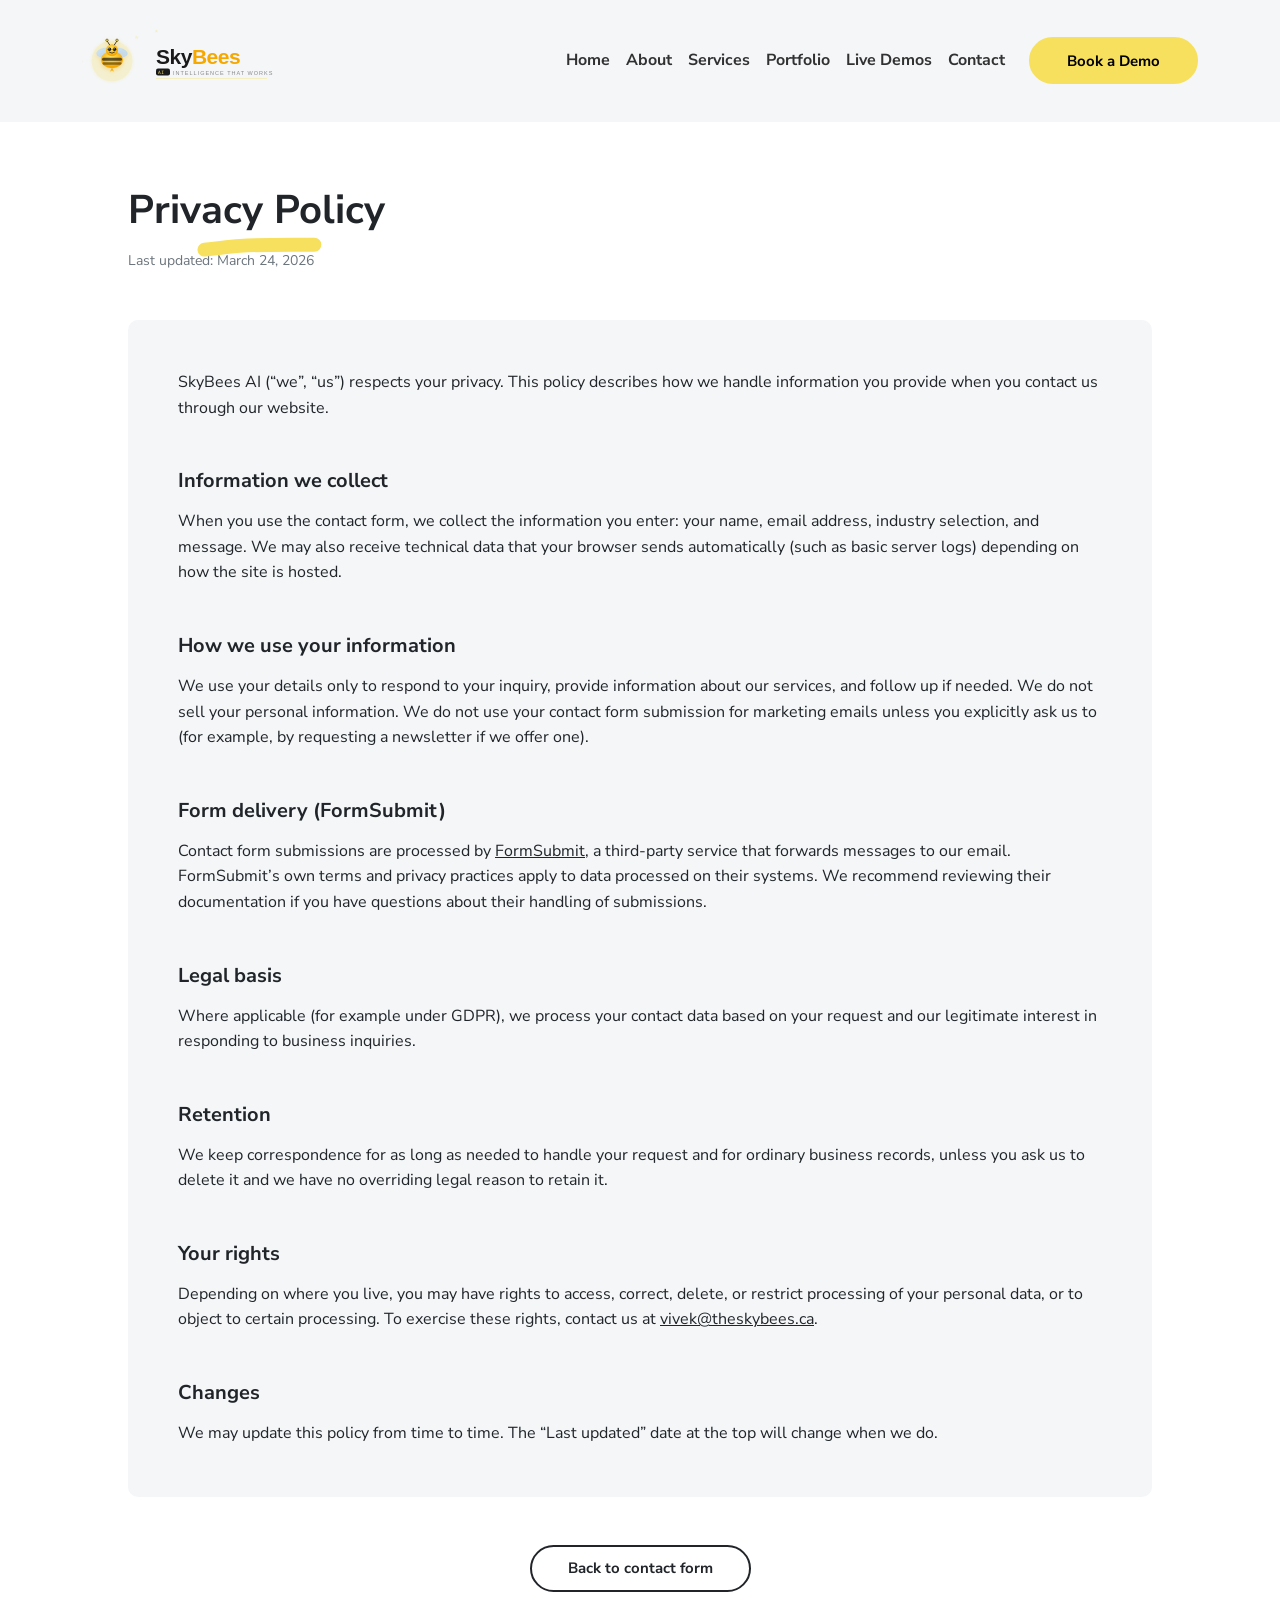
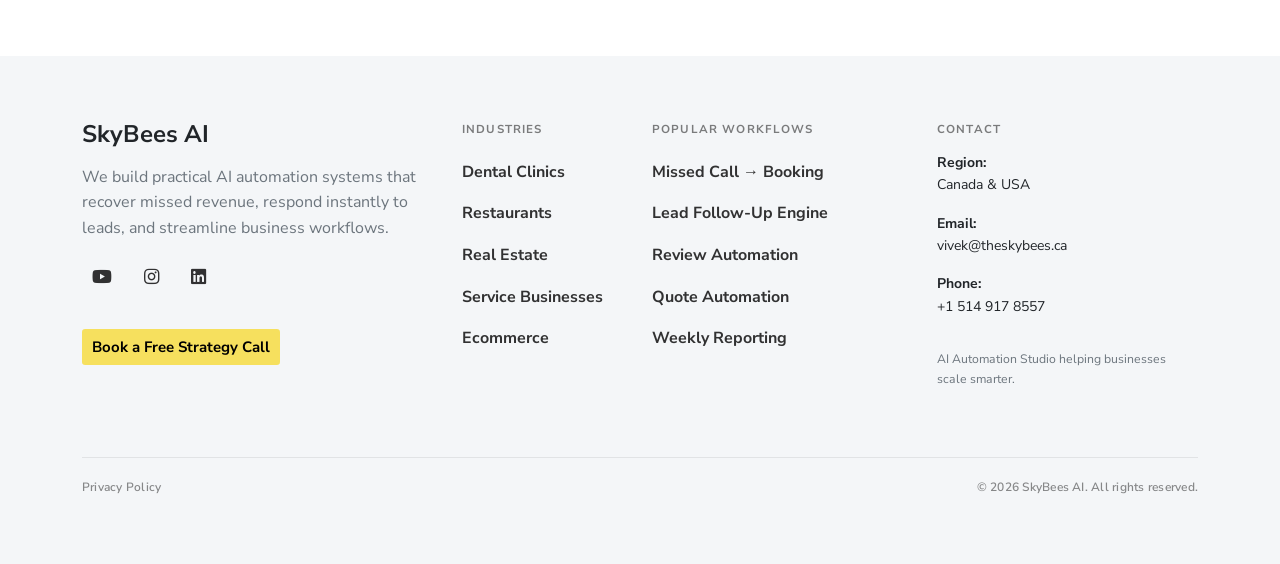
<file: privacy.html>
<!DOCTYPE html>
<html lang="en-US">
  <head>
    <meta charset="UTF-8">
    <meta http-equiv="X-UA-Compatible" content="IE=edge">
    <meta name="viewport" content="width=device-width, initial-scale=1">
    <title>Privacy Policy | SkyBees AI</title>
    <meta name="description" content="Privacy policy for SkyBees AI: how we use contact form data, FormSubmit, retention, and your rights.">
    <link rel="canonical" href="https://theskybees.ca/privacy.html">
    <meta property="og:type" content="website">
    <meta property="og:title" content="Privacy Policy | SkyBees AI">
    <meta property="og:url" content="https://theskybees.ca/privacy.html">
    <meta name="robots" content="index, follow">

    <link rel="preconnect" href="https://fonts.gstatic.com" crossorigin="crossorigin"/>
    <link rel="stylesheet" href="https://fonts.googleapis.com/css2?family=Nunito+Sans:wght@300;400;700;800&amp;display=swap" media="print" onload="this.media='all'"/>
    <noscript>
      <link rel="stylesheet" href="https://fonts.googleapis.com/css2?family=Nunito+Sans:wght@300;400;700;800&amp;display=swap"/>
    </noscript>

    <link href="./css/font-awesome/css/all.min.css?ver=1.2.0" rel="stylesheet">
    <link href="./css/bootstrap-icons/bootstrap-icons.css?ver=1.2.0" rel="stylesheet">
    <link href="./css/bootstrap.min.css?ver=1.2.0" rel="stylesheet">
    <link href="./css/aos.css?ver=1.2.0" rel="stylesheet">
    <link href="./css/main.css?ver=1.2.0" rel="stylesheet">
  </head>

  <body id="top">
    <a class="skip-link" href="#main-content">Skip to main content</a>
    <header class="bg-light">
      <nav class="navbar navbar-expand-lg navbar-light bg-light" id="header-nav" role="navigation">
        <div class="container">
          <a class="link-dark navbar-brand site-title mb-0 d-flex align-items-center" href="index.html">
            <img src="images/skybees_logo.svg" alt="The SkyBees logo" height="80" class="me-2"/>
          </a>
          <button class="navbar-toggler" type="button" data-bs-toggle="collapse" data-bs-target="#navbarSupportedContent"
            aria-controls="#navbarSupportedContent" aria-expanded="false" aria-label="Toggle navigation">
            <span class="navbar-toggler-icon"></span>
          </button>
          <div class="collapse navbar-collapse" id="navbarSupportedContent">
            <ul class="navbar-nav ms-auto me-2">
              <li class="nav-item"><a class="nav-link" href="index.html">Home</a></li>
              <li class="nav-item"><a class="nav-link" href="about.html">About</a></li>
              <li class="nav-item"><a class="nav-link" href="index.html#services">Services</a></li>
              <li class="nav-item"><a class="nav-link" href="portfolio.html">Portfolio</a></li>
              <li class="nav-item"><a class="nav-link" href="demos.html">Live Demos</a></li>
              <li class="nav-item"><a class="nav-link" href="index.html#contact">Contact</a></li>
            </ul>
            <a class="btn btn-primary" href="https://cal.com/skybeesai-vivek" target="_blank" rel="noopener">Book a Demo</a>
          </div>
        </div>
      </nav>
    </header>

    <div class="page-content">
      <div id="main-content" role="main" tabindex="-1">
        <section class="py-5 px-2 px-lg-4">
          <div class="container-narrow">
            <h1 class="marker marker-center mb-4">Privacy Policy</h1>
            <p></p>
            <p class="text-muted text-small mb-4">Last updated: March 24, 2026</p>

            <div class="bg-light border rounded p-3 p-lg-4">
              <p class="mb-3">
                SkyBees AI (“we”, “us”) respects your privacy. This policy describes how we handle information you provide
                when you contact us through our website.
              </p>

              <h2 class="h5 fw-bold mt-4 mb-2">Information we collect</h2>
              <p class="mb-3">
                When you use the contact form, we collect the information you enter: your name, email address, industry
                selection, and message. We may also receive technical data that your browser sends automatically (such as
                basic server logs) depending on how the site is hosted.
              </p>

              <h2 class="h5 fw-bold mt-4 mb-2">How we use your information</h2>
              <p class="mb-3">
                We use your details only to respond to your inquiry, provide information about our services, and follow up
                if needed. We do not sell your personal information. We do not use your contact form submission for
                marketing emails unless you explicitly ask us to (for example, by requesting a newsletter if we offer one).
              </p>

              <h2 class="h5 fw-bold mt-4 mb-2">Form delivery (FormSubmit)</h2>
              <p class="mb-3">
                Contact form submissions are processed by <a href="https://formsubmit.co/" target="_blank" rel="noopener">FormSubmit</a>,
                a third-party service that forwards messages to our email. FormSubmit’s own terms and privacy practices apply
                to data processed on their systems. We recommend reviewing their documentation if you have questions about
                their handling of submissions.
              </p>

              <h2 class="h5 fw-bold mt-4 mb-2">Legal basis</h2>
              <p class="mb-3">
                Where applicable (for example under GDPR), we process your contact data based on your request and our
                legitimate interest in responding to business inquiries.
              </p>

              <h2 class="h5 fw-bold mt-4 mb-2">Retention</h2>
              <p class="mb-3">
                We keep correspondence for as long as needed to handle your request and for ordinary business records,
                unless you ask us to delete it and we have no overriding legal reason to retain it.
              </p>

              <h2 class="h5 fw-bold mt-4 mb-2">Your rights</h2>
              <p class="mb-3">
                Depending on where you live, you may have rights to access, correct, delete, or restrict processing of your
                personal data, or to object to certain processing. To exercise these rights, contact us at
                <a href="mailto:vivek@theskybees.ca">vivek@theskybees.ca</a>.
              </p>

              <h2 class="h5 fw-bold mt-4 mb-2">Changes</h2>
              <p class="mb-0">
                We may update this policy from time to time. The “Last updated” date at the top will change when we do.
              </p>
            </div>

            <p class="text-center mt-4 mb-0">
              <a class="btn btn-outline-dark" href="index.html#contact">Back to contact form</a>
            </p>
          </div>
        </section>

        <footer class="py-5 px-2 bg-light" id="footer">
          <div class="container">
            <div class="row gy-4">
              <div class="col-lg-4 col-md-12 mb-3">
                <div class="mb-3">
                  <div class="h4">SkyBees AI</div>
                  <p class="text-muted">
                    We build practical AI automation systems that recover missed revenue,
                    respond instantly to leads, and streamline business workflows.
                  </p>
                  <div class="social-nav">
                    <nav role="navigation">
                      <ul class="nav">
                        <li class="nav-item">
                          <a class="nav-link px-2" href="https://www.youtube.com/@CharyTechTok" target="_blank" rel="noopener">
                            <i class="fab fa-youtube"></i>
                          </a>
                        </li>
                        <li class="nav-item">
                          <a class="nav-link px-2" href="https://www.instagram.com/charytechtok/" target="_blank" rel="noopener">
                            <i class="fab fa-instagram"></i>
                          </a>
                        </li>
                        <li class="nav-item">
                          <a class="nav-link px-2" href="https://www.linkedin.com/in/YOUR-LINKEDIN" target="_blank" rel="noopener">
                            <i class="fab fa-linkedin"></i>
                          </a>
                        </li>
                      </ul>
                    </nav>
                  </div>
                  <div class="mt-3">
                    <a class="btn btn-primary btn-sm" href="https://cal.com/skybeesai-vivek" target="_blank" rel="noopener">
                      Book a Free Strategy Call
                    </a>
                  </div>
                </div>
              </div>
              <div class="col-lg-2 col-md-6 mb-3">
                <div class="text-uppercase mb-2 fw-bold">Industries</div>
                <div class="nav flex-column">
                  <a class="nav-link px-0" href="index.html#services">Dental Clinics</a>
                  <a class="nav-link px-0" href="index.html#services">Restaurants</a>
                  <a class="nav-link px-0" href="index.html#services">Real Estate</a>
                  <a class="nav-link px-0" href="index.html#services">Service Businesses</a>
                  <a class="nav-link px-0" href="index.html#services">Ecommerce</a>
                </div>
              </div>
              <div class="col-lg-3 col-md-6 mb-3">
                <div class="text-uppercase mb-2 fw-bold">Popular Workflows</div>
                <div class="nav flex-column">
                  <a class="nav-link px-0" href="index.html#services">Missed Call → Booking</a>
                  <a class="nav-link px-0" href="index.html#services">Lead Follow-Up Engine</a>
                  <a class="nav-link px-0" href="index.html#services">Review Automation</a>
                  <a class="nav-link px-0" href="index.html#services">Quote Automation</a>
                  <a class="nav-link px-0" href="index.html#services">Weekly Reporting</a>
                </div>
              </div>
              <div class="col-lg-3 col-md-6 mb-3">
                <div class="text-uppercase mb-2 fw-bold">Contact</div>
                <div class="text-small">
                  <div class="mb-2">
                    <strong>Region:</strong><br/>
                    Canada & USA
                  </div>
                  <div class="mb-2">
                    <strong>Email:</strong><br/>
                    vivek@theskybees.ca
                  </div>
                  <div class="mb-2">
                    <strong>Phone:</strong><br/>
                    +1 514 917 8557
                  </div>
                  <div class="mt-3 small text-muted">
                    AI Automation Studio helping businesses scale smarter.
                  </div>
                </div>
              </div>
            </div>

            <div class="footer-bottom-bar">
              <div class="row align-items-center gy-3">
                <div class="col-12 col-md-6 text-start">
                  <nav aria-label="Legal">
                    <a class="footer-legal-link" href="privacy.html" aria-current="page">Privacy Policy</a>
                  </nav>
                </div>
                <div class="col-12 col-md-6 text-md-end text-start">
                  <span class="footer-copy">© <span id="year"></span> SkyBees AI. All rights reserved.</span>
                </div>
              </div>
            </div>
          </div>
          <script>
            document.getElementById("year").textContent = new Date().getFullYear();
          </script>
        </footer>
      </div>
    </div>

    <div id="scrolltop">
      <a class="btn btn-secondary" href="#top">
        <span class="icon"><i class="fas fa-angle-up fa-x"></i></span>
      </a>
    </div>

    <script src="./scripts/bootstrap.bundle.min.js?ver=1.2.0"></script>
    <script src="./scripts/main.js?ver=1.2.0"></script>
  </body>
</html>
</file>
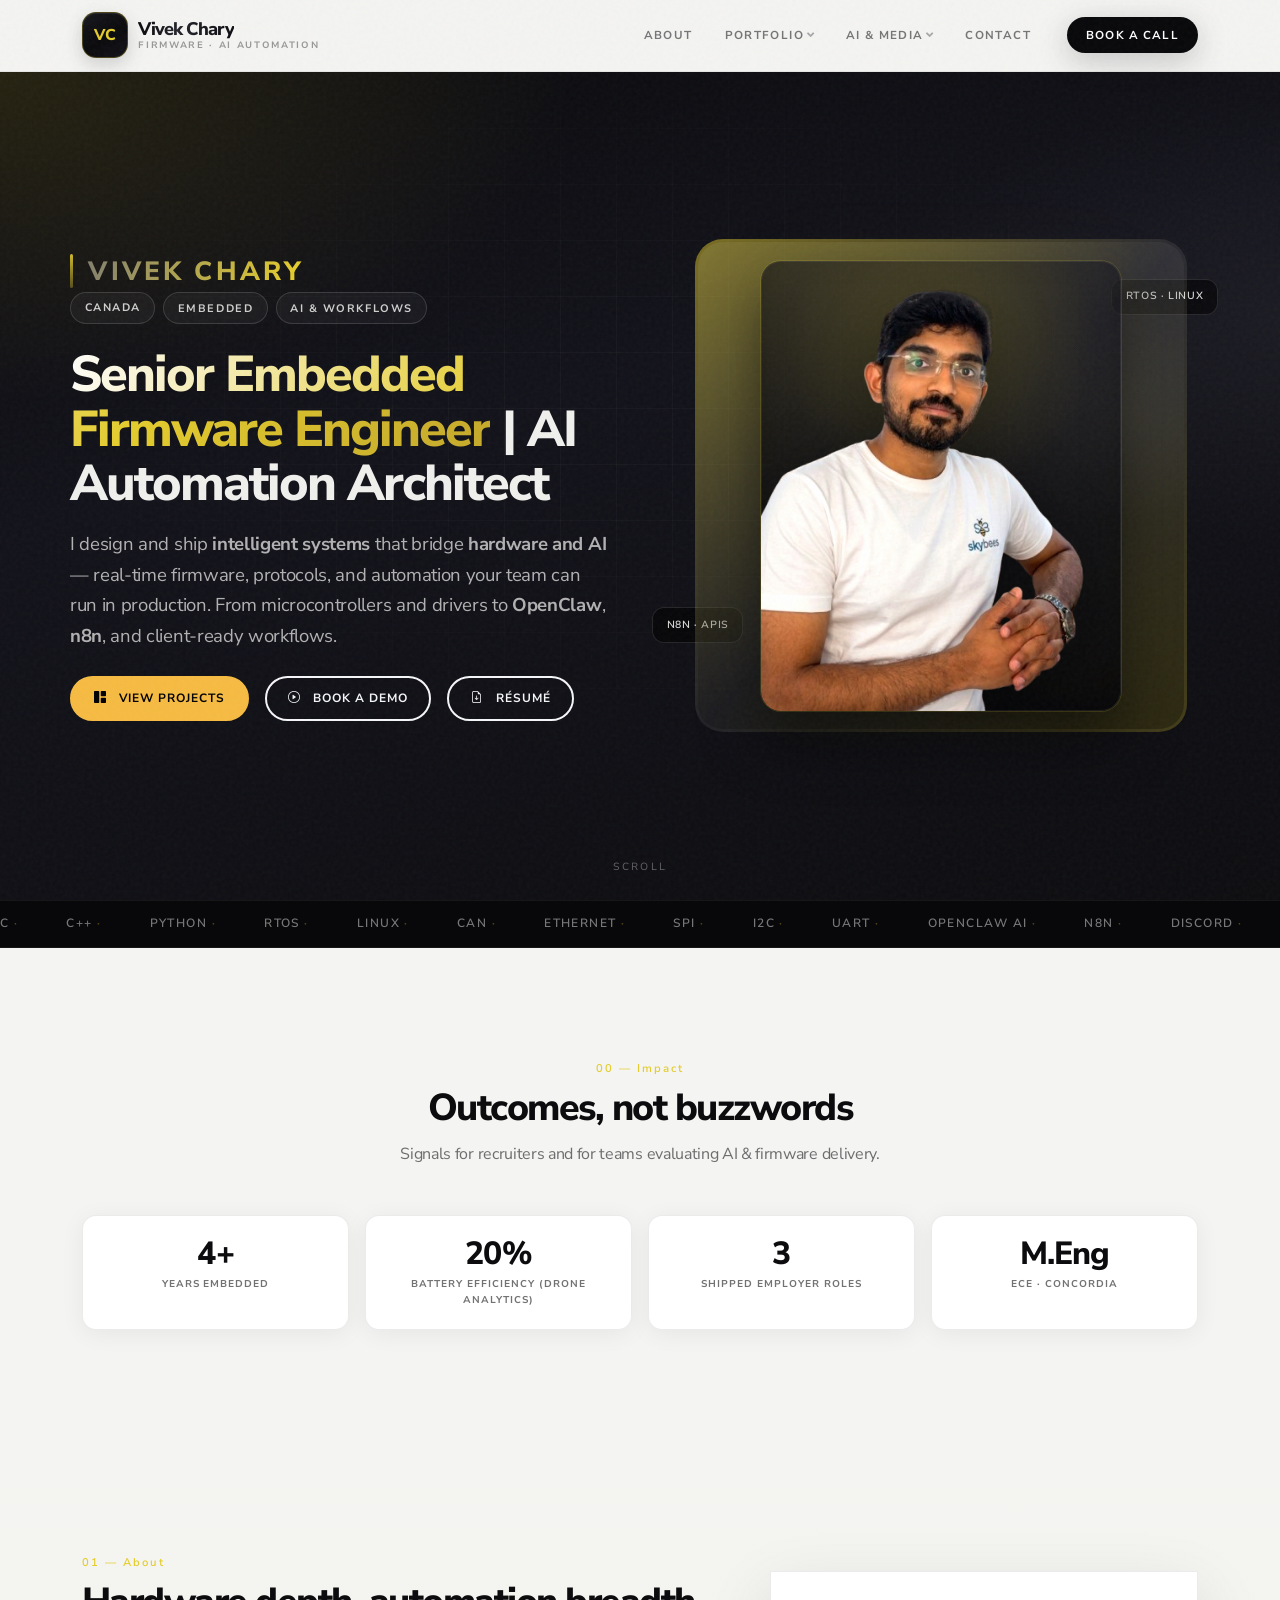
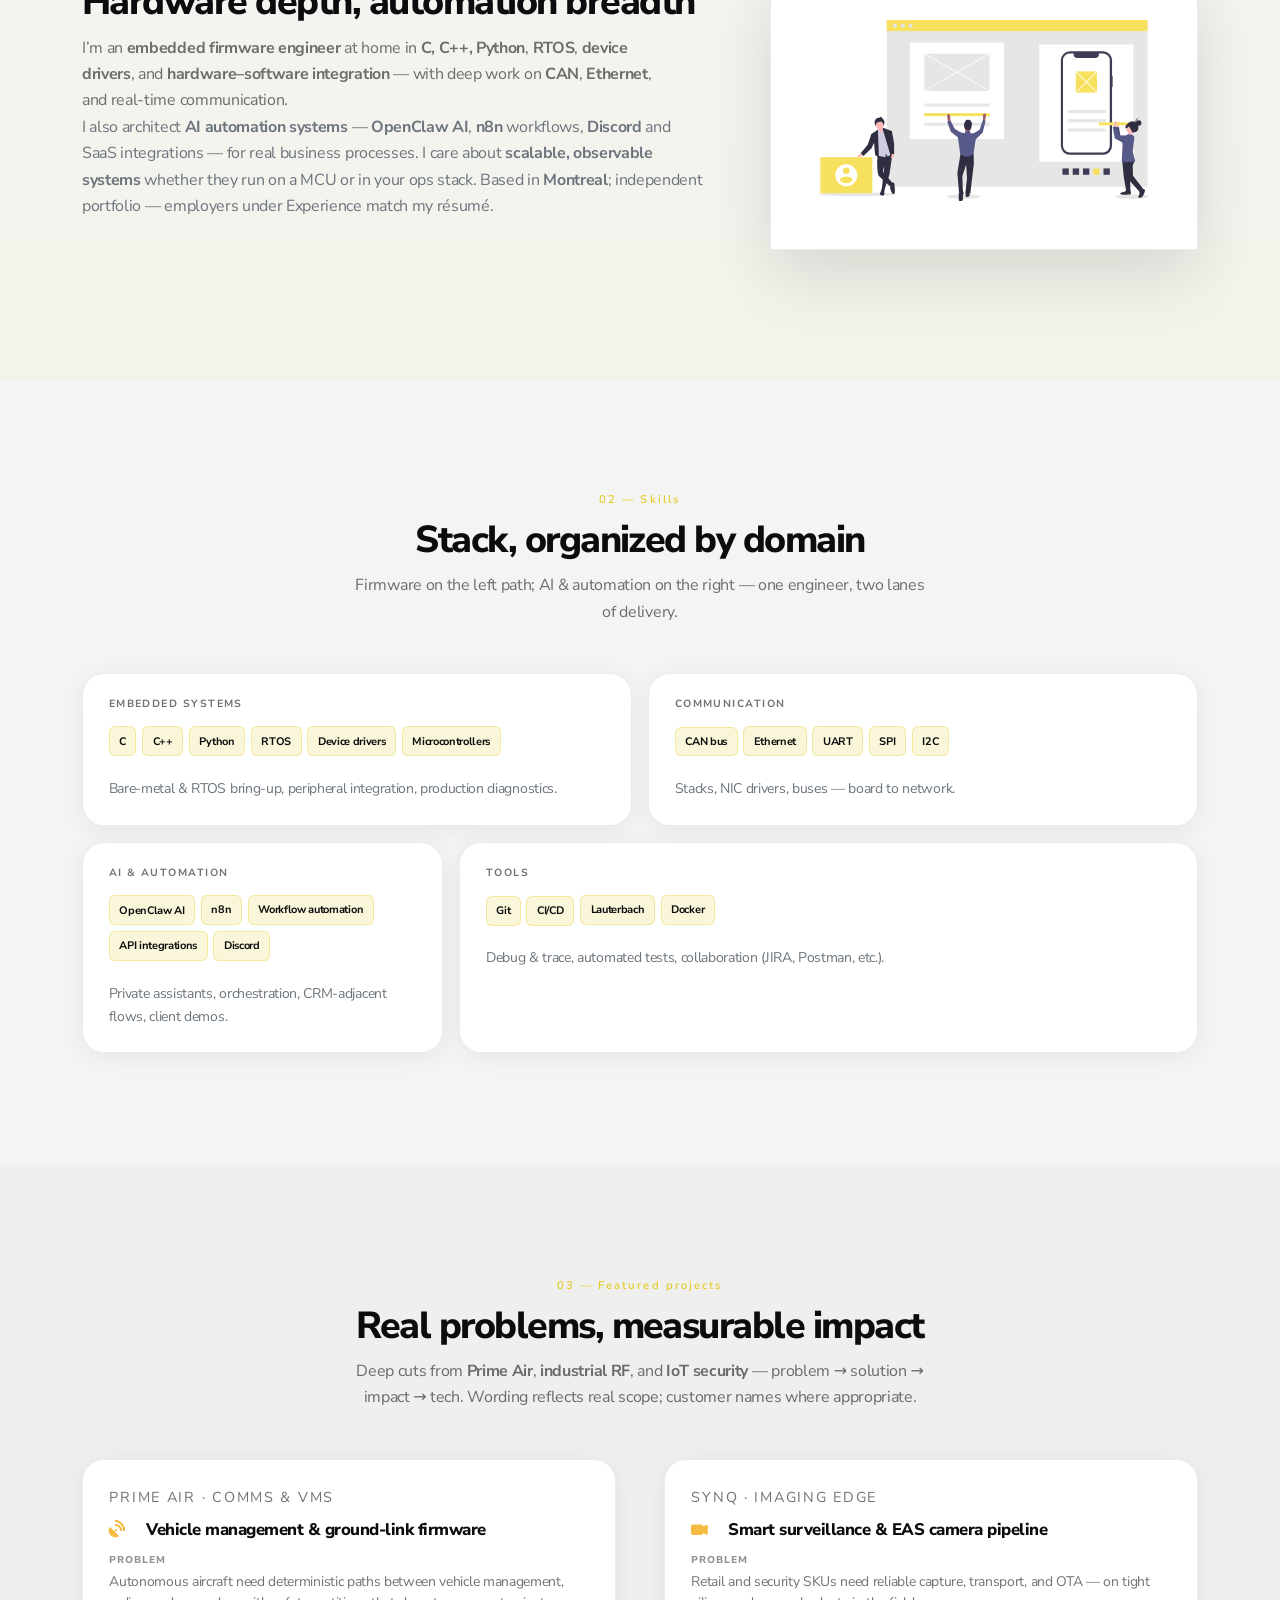
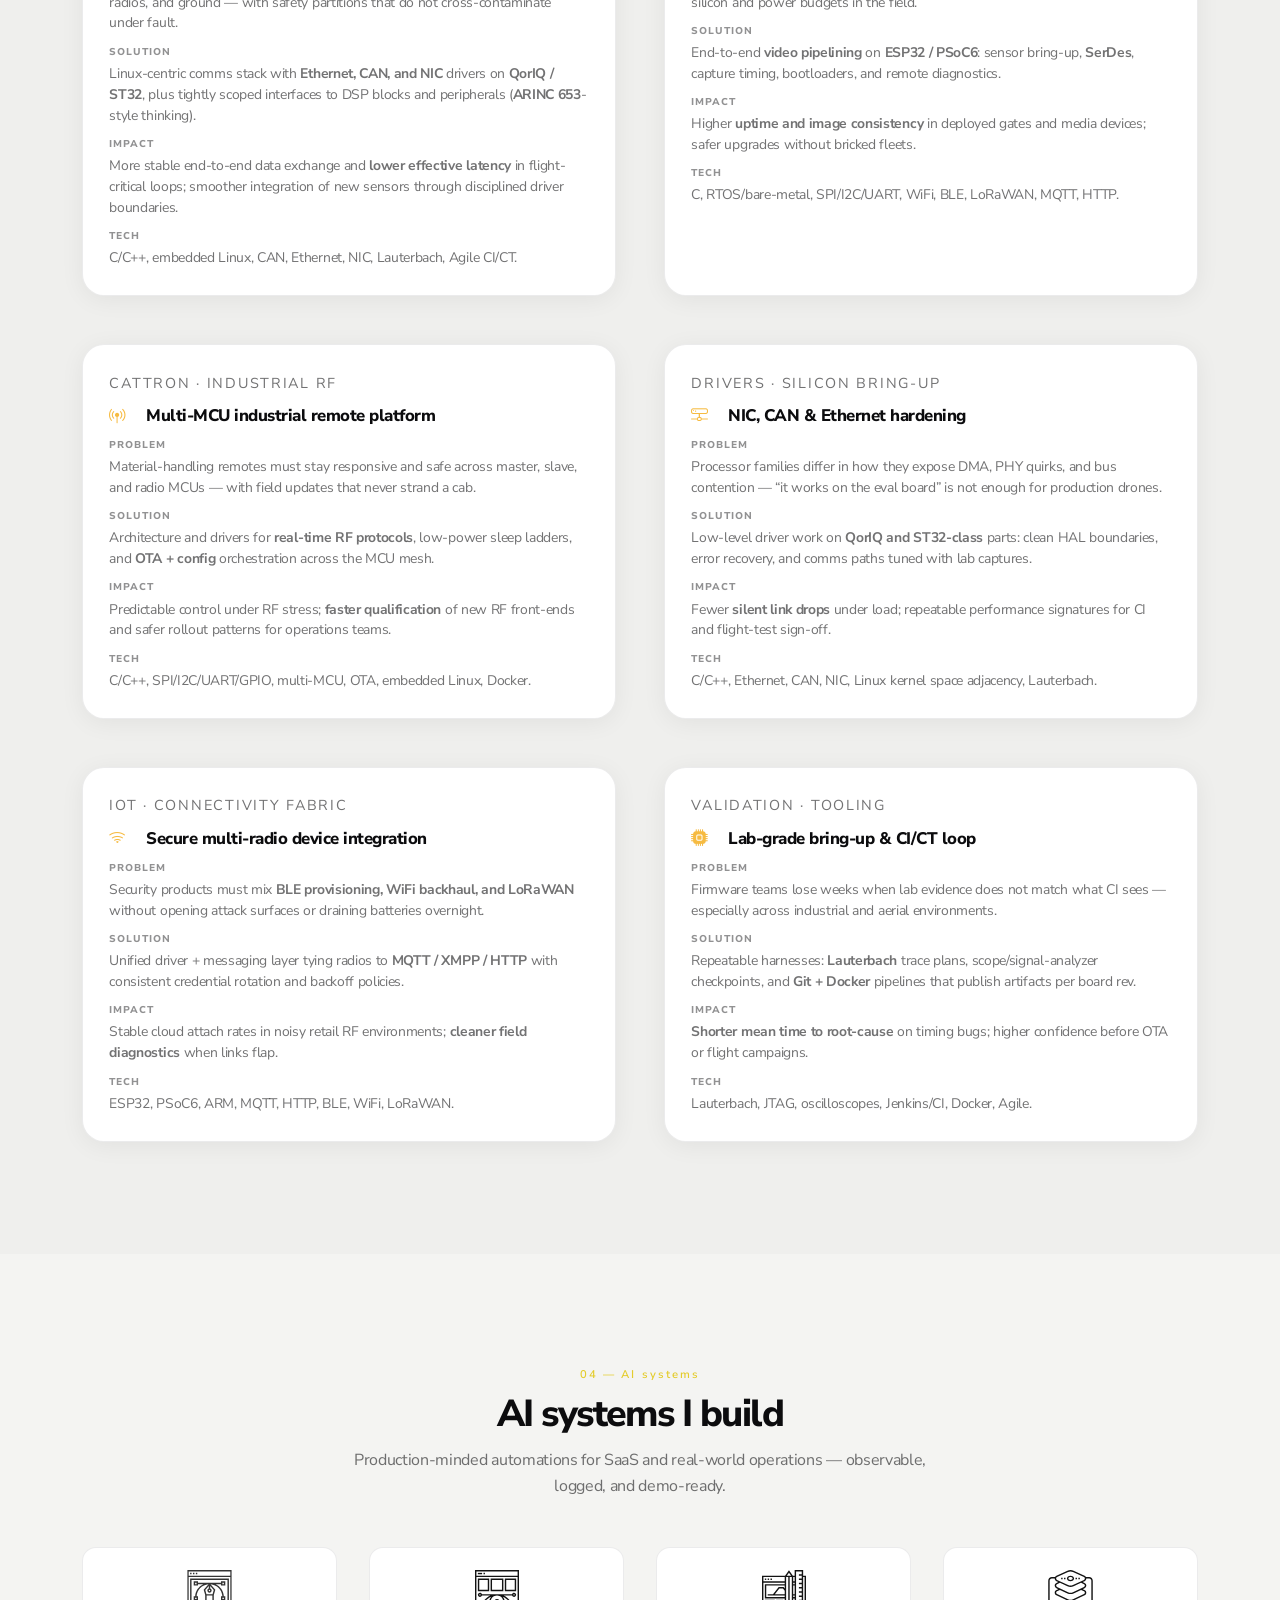
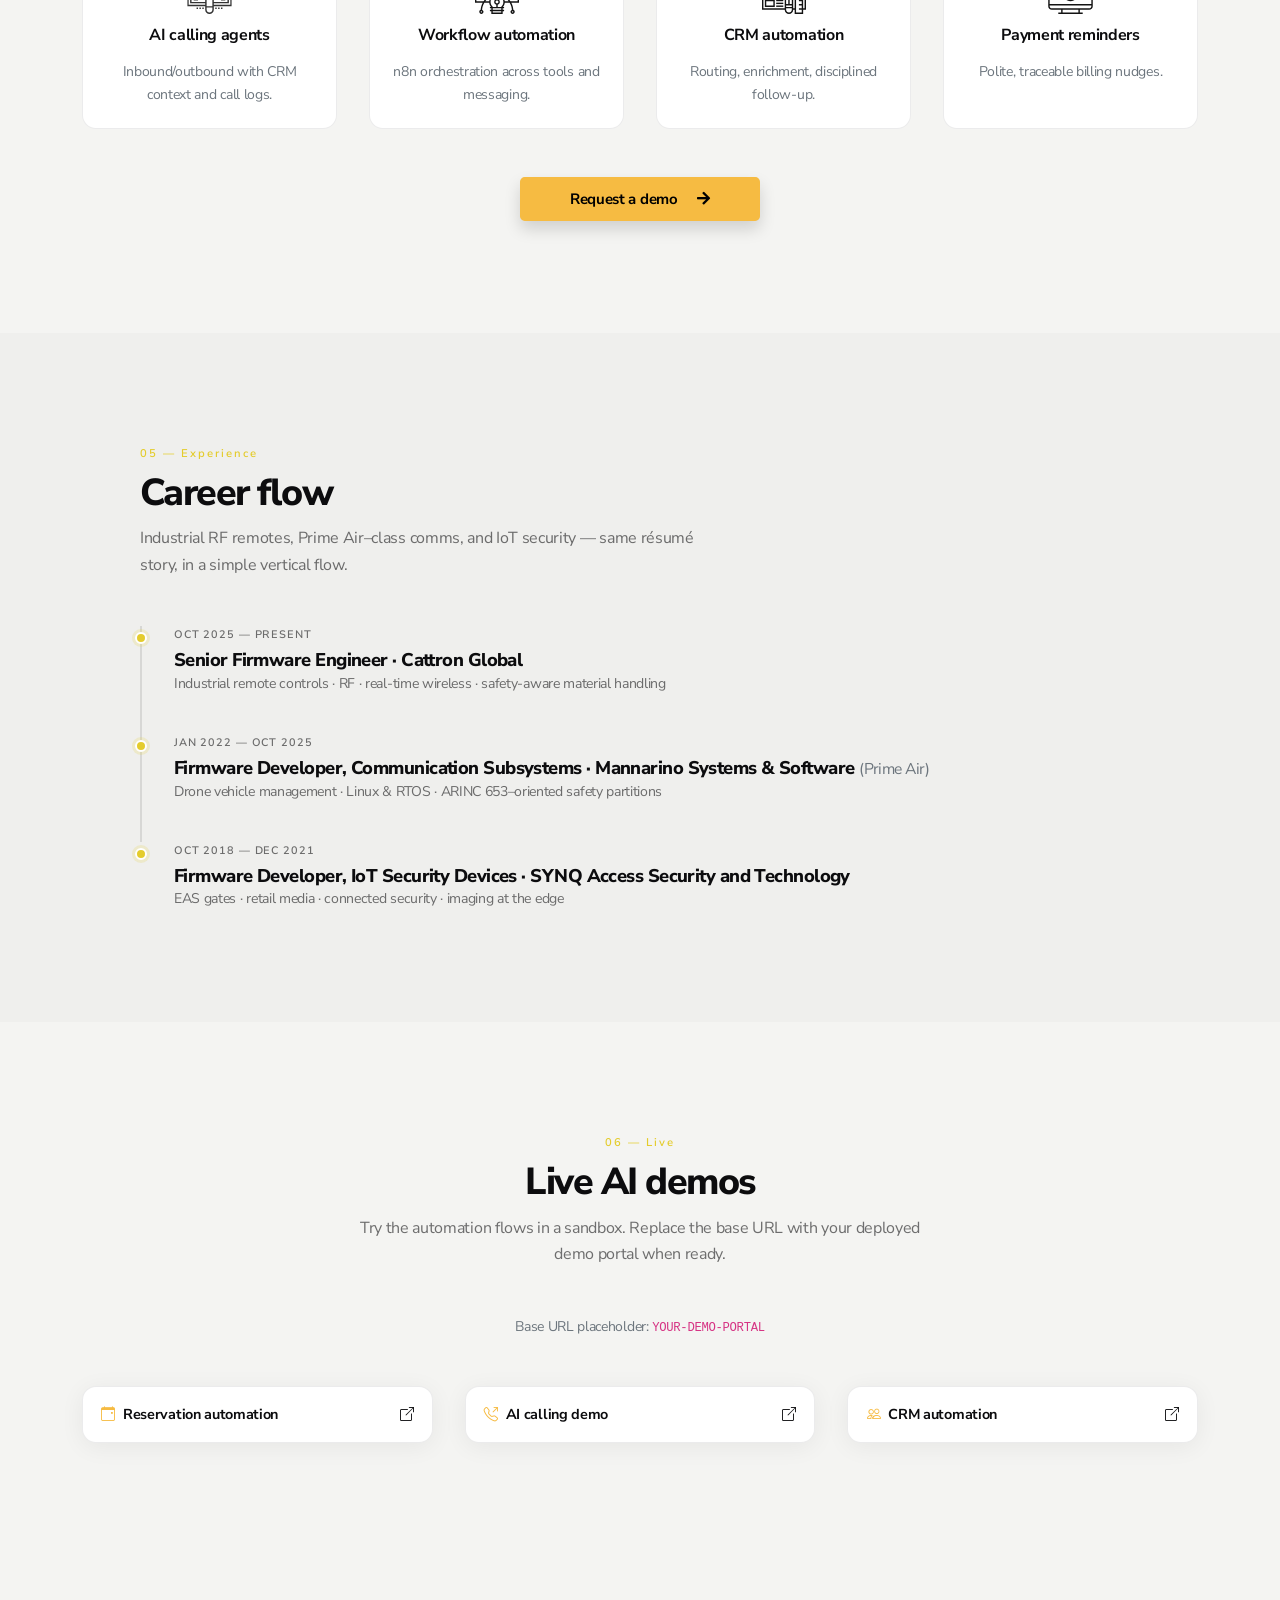
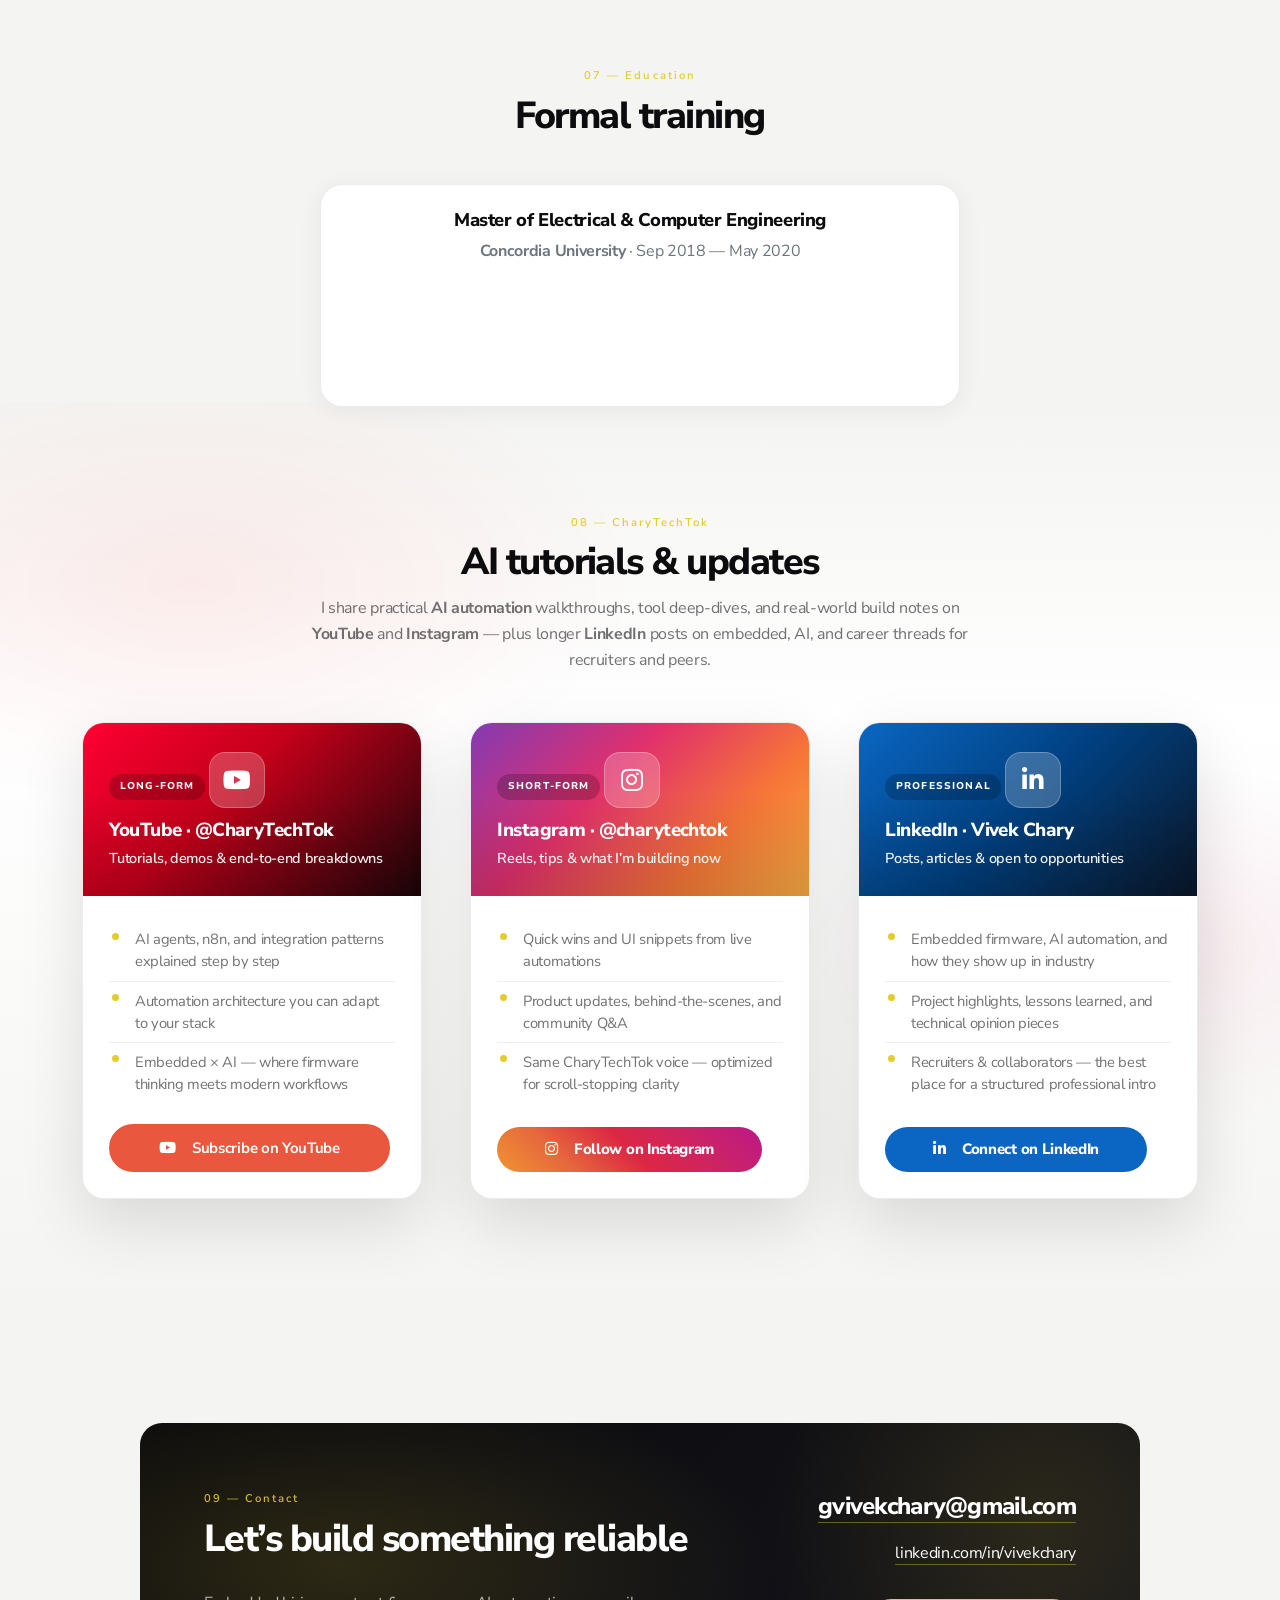
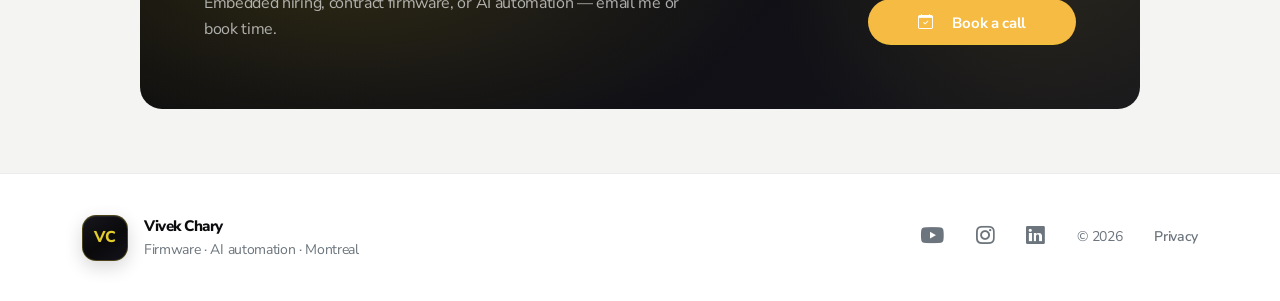
<file: vivek-portfolio.html>
<!DOCTYPE html>
<html lang="en-US">
  <head>
    <meta charset="UTF-8">
    <meta http-equiv="X-UA-Compatible" content="IE=edge">
    <meta name="viewport" content="width=device-width, initial-scale=1">
    <link rel="preload" as="image" href="images/vivek-hero.png">
    <title>Vivek Chary | Senior Embedded Firmware Engineer &amp; AI Automation Architect</title>
    <meta name="description" content="Vivek Chary — embedded firmware (C/C++, RTOS, CAN, Ethernet) and AI automation (OpenClaw, n8n, workflows). Montreal.">

    <link rel="preconnect" href="https://fonts.gstatic.com" crossorigin="crossorigin"/>
    <link rel="preload" as="style" href="https://fonts.googleapis.com/css2?family=Nunito+Sans:ital,wght@0,300;0,400;0,600;0,700;0,800;1,400&amp;display=swap"/>
    <link rel="stylesheet" href="https://fonts.googleapis.com/css2?family=Nunito+Sans:ital,wght@0,300;0,400;0,600;0,700;0,800;1,400&amp;display=swap" media="print" onload="this.media='all'"/>
    <noscript>
      <link rel="stylesheet" href="https://fonts.googleapis.com/css2?family=Nunito+Sans:ital,wght@0,300;0,400;0,600;0,700;0,800;1,400&amp;display=swap"/>
    </noscript>

    <link href="./css/font-awesome/css/all.min.css?ver=1.2.0" rel="stylesheet">
    <link href="./css/bootstrap-icons/bootstrap-icons.css?ver=1.2.0" rel="stylesheet">
    <link href="./css/bootstrap.min.css?ver=1.2.0" rel="stylesheet">
    <link href="./css/aos.css?ver=1.2.0" rel="stylesheet">
    <link href="./css/main.css?ver=1.2.0" rel="stylesheet">

    <noscript>
      <style>[data-aos]{opacity:1!important;transform:none!important}</style>
    </noscript>

    <script type="application/ld+json">
    {"@context":"https://schema.org","@type":"Person","name":"Vivek Chary","email":"gvivekchary@gmail.com","telephone":"+14385192173","address":{"@type":"PostalAddress","addressLocality":"Montreal"},"sameAs":["https://www.linkedin.com/in/vivekchary/"],"jobTitle":"Senior Embedded Firmware Engineer; AI Automation Architect"}
    </script>

    <style>
      /* Same typeface as SkyBees site (main.css + Nunito Sans) */
      :root{
        --vp-bg:#f4f4f2;
        --vp-surface:#ffffff;
        --vp-ink:#0c0c0e;
        --vp-muted:rgba(12,12,14,.58);
        --vp-accent:#e4cc2d;
        --vp-accent-dim:rgba(228,204,45,.18);
        --vp-dark:#08080a;
        --vp-card-border:rgba(12,12,14,.08);
        --vp-radius:22px;
        --vp-radius-sm:14px;
        --vp-font:'Nunito Sans',system-ui,-apple-system,sans-serif;
        --vp-shadow:0 4px 24px rgba(0,0,0,.06);
        --vp-shadow-lg:0 24px 64px rgba(0,0,0,.12);
        --vp-ease:cubic-bezier(.22,1,.36,1);
      }

      body.vp{
        font-family:var(--vp-font);
        background:var(--vp-bg);
        color:var(--vp-ink);
        letter-spacing:-0.02em;
      }
      body.vp .page-content{ padding-top:0; }

      /* Grain overlay (noise) — subtle depth */
      .vp-grain{
        position:fixed; inset:0; pointer-events:none; z-index:9997;
        opacity:.04;
        background-image:url("data:image/svg+xml,%3Csvg viewBox='0 0 256 256' xmlns='http://www.w3.org/2000/svg'%3E%3Cfilter id='n'%3E%3CfeTurbulence type='fractalNoise' baseFrequency='0.9' numOctaves='4' stitchTiles='stitch'/%3E%3C/filter%3E%3Crect width='100%25' height='100%25' filter='url(%23n)'/%3E%3C/svg%3E");
      }

      /* Glass nav */
      .vp-nav{
        position:sticky; top:0; z-index:1030;
        background:rgba(244,244,242,.78);
        backdrop-filter:saturate(160%) blur(16px);
        -webkit-backdrop-filter:saturate(160%) blur(16px);
        border-bottom:1px solid rgba(12,12,14,.06);
      }
      .vp-nav .navbar{ padding-block:.45rem; }
      /* Brand lockup — Vivek Chary */
      .vp-brand{
        display:flex!important;
        align-items:center;
        gap:.65rem;
        padding:.32rem .5rem .32rem .28rem;
        margin-left:-.28rem;
        border-radius:16px;
        transition:background .22s var(--vp-ease), box-shadow .22s;
      }
      .vp-brand:hover{
        background:rgba(228,204,45,.09);
        box-shadow:0 0 0 1px rgba(228,204,45,.12);
      }
      .vp-brand:focus-visible{
        outline:2px solid var(--vp-accent);
        outline-offset:3px;
        border-radius:16px;
      }
      .vp-mark{
        display:inline-flex; align-items:center; justify-content:center;
        flex-shrink:0;
        width:46px; height:46px; border-radius:14px;
        background:linear-gradient(148deg, #16161d 0%, #0a0a0c 55%, #12121a 100%);
        color:var(--vp-accent);
        font-family:var(--vp-font); font-weight:800; font-size:.98rem;
        letter-spacing:-.03em;
        border:1px solid rgba(228,204,45,.28);
        box-shadow:
          0 6px 18px rgba(0,0,0,.16),
          inset 0 1px 0 rgba(255,255,255,.07);
        transition:transform .28s var(--vp-ease), border-color .28s, box-shadow .28s;
      }
      .vp-brand:hover .vp-mark{
        transform:scale(1.05) rotate(-2deg);
        border-color:rgba(228,204,45,.5);
        box-shadow:
          0 10px 28px rgba(0,0,0,.14),
          0 0 0 3px rgba(228,204,45,.14),
          inset 0 1px 0 rgba(255,255,255,.09);
      }
      .vp-brand-stack{
        display:flex;
        flex-direction:column;
        align-items:flex-start;
        gap:.12rem;
        min-width:0;
      }
      .vp-brand-name{
        font-family:var(--vp-font);
        font-weight:800;
        font-size:1.14rem;
        letter-spacing:-.045em;
        line-height:1.05;
        background:linear-gradient(105deg, #08080a 0%, #24242c 42%, #0c0c10 100%);
        -webkit-background-clip:text;
        background-clip:text;
        color:transparent;
      }
      @supports not ((-webkit-background-clip:text) or (background-clip:text)){
        .vp-brand-name{ color:#0a0a0c; background:none; }
      }
      .vp-brand-tag{
        font-family:var(--vp-font);
        font-size:.58rem;
        font-weight:700;
        letter-spacing:.18em;
        text-transform:uppercase;
        color:rgba(12,12,14,.4);
        line-height:1;
      }
      @media (max-width:380px){
        .vp-brand-tag{ display:none; }
        .vp-brand-name{ font-size:1.02rem; }
      }
      @media (prefers-reduced-motion:reduce){
        .vp-brand,.vp-mark{ transition:none; }
        .vp-brand:hover .vp-mark{ transform:none; }
      }
      .vp-nav .nav-link{
        font-family:var(--vp-font); font-size:.72rem; font-weight:700;
        text-transform:uppercase; letter-spacing:.12em;
        color:rgba(12,12,14,.55)!important; padding:.5rem .75rem!important;
        position:relative;
      }
      .vp-nav .nav-link:not(.dropdown-toggle)::after{
        content:''; position:absolute; left:.75rem; right:.75rem; bottom:.2rem;
        height:2px; background:var(--vp-accent); transform:scaleX(0);
        transition:transform .25s var(--vp-ease);
      }
      .vp-nav .nav-link:not(.dropdown-toggle):hover::after{ transform:scaleX(1); }
      .vp-nav .dropdown-menu{
        border:1px solid rgba(12,12,14,.08);
        border-radius:14px;
        padding:.4rem;
        margin-top:.4rem;
        box-shadow:0 16px 48px rgba(0,0,0,.1);
        min-width:11.5rem;
      }
      .vp-nav .dropdown-item{
        font-family:var(--vp-font);
        font-size:.72rem;
        font-weight:700;
        letter-spacing:.08em;
        text-transform:uppercase;
        color:rgba(12,12,14,.65);
        border-radius:10px;
        padding:.5rem .9rem;
      }
      .vp-nav .dropdown-item:hover,.vp-nav .dropdown-item:focus{
        background:var(--vp-accent-dim);
        color:var(--vp-ink);
      }
      .vp-nav .dropdown-toggle{ padding-right:.65rem!important; }
      .vp-btn-glow{
        font-family:var(--vp-font); font-size:.72rem; font-weight:700;
        text-transform:uppercase; letter-spacing:.1em;
        border-radius:999px; padding:.55rem 1.2rem;
        background:var(--vp-dark); color:#fff!important; border:none;
        box-shadow:0 8px 32px rgba(0,0,0,.2);
        transition:transform .2s var(--vp-ease), box-shadow .2s;
      }
      .vp-btn-glow:hover{ transform:translateY(-2px); color:#fff!important; box-shadow:0 12px 40px rgba(228,204,45,.25); }

      /* Hero — dark band */
      .vp-hero{
        position:relative;
        min-height:min(92vh,900px);
        display:flex; align-items:center;
        background:
          radial-gradient(ellipse 90% 80% at 0% 0%, rgba(228,204,45,.12), transparent 50%),
          radial-gradient(ellipse 70% 60% at 100% 30%, rgba(80,80,90,.15), transparent 45%),
          linear-gradient(165deg, #0a0a0c 0%, #12121a 40%, #0d0d10 100%);
        color:#f0f0ed;
        overflow:hidden;
      }
      .vp-hero::before{
        content:''; position:absolute; inset:0;
        background-image:
          linear-gradient(rgba(255,255,255,.028) 1px, transparent 1px),
          linear-gradient(90deg, rgba(255,255,255,.028) 1px, transparent 1px);
        background-size:56px 56px;
        mask-image:radial-gradient(ellipse 80% 70% at 50% 40%, #000 15%, transparent 70%);
        pointer-events:none;
      }
      .vp-hero-inner{ position:relative; z-index:1; padding:clamp(3rem,8vw,6rem) 0; }
      .vp-hero-nameplate{
        font-family:var(--vp-font);
        font-weight:800;
        font-size:clamp(1.2rem,2.8vw,1.65rem);
        letter-spacing:.12em;
        text-transform:uppercase;
        margin-bottom:1rem;
        background:linear-gradient(115deg, rgba(255,255,255,.42) 0%, var(--vp-accent) 42%, rgba(255,255,255,.55) 100%);
        -webkit-background-clip:text;
        background-clip:text;
        color:transparent;
        position:relative;
        padding-left:1.15rem;
      }
      .vp-hero-nameplate::before{
        content:'';
        position:absolute;
        left:0;
        top:.15em;
        bottom:.15em;
        width:3px;
        border-radius:3px;
        background:linear-gradient(180deg, var(--vp-accent), rgba(228,204,45,.35));
        opacity:.9;
      }
      @supports not ((-webkit-background-clip:text) or (background-clip:text)){
        .vp-hero-nameplate{ color:rgba(240,240,237,.75); background:none; padding-left:0; }
        .vp-hero-nameplate::before{ display:none; }
      }
      .vp-pill-row{ display:flex; flex-wrap:wrap; gap:.5rem; margin-bottom:1.5rem; }
      .vp-pill{
        font-family:var(--vp-font); font-size:.68rem; font-weight:700;
        letter-spacing:.14em; text-transform:uppercase;
        padding:.4rem .85rem; border-radius:999px;
        border:1px solid rgba(255,255,255,.14);
        background:rgba(255,255,255,.04);
        color:rgba(240,240,237,.85);
      }
      .vp-hero h1{
        font-family:var(--vp-font);
        font-weight:800;
        font-size:clamp(2rem,4.5vw,3.15rem);
        line-height:1.08;
        letter-spacing:-.04em;
        max-width:24ch;
        margin-bottom:1.1rem;
        color:#f0f0ed;
      }
      .vp-hero .vp-gradient{
        background:linear-gradient(120deg, #fff 0%, var(--vp-accent) 55%, #c4a82a 100%);
        -webkit-background-clip:text; background-clip:text; color:transparent;
      }
      .vp-hero-lead{
        font-size:clamp(1.05rem,1.45vw,1.18rem);
        line-height:1.65;
        color:rgba(240,240,237,.72);
        max-width:36rem;
        margin-bottom:1.5rem;
      }
      .vp-hero-cta .btn{ border-radius:999px; font-family:var(--vp-font); font-size:.75rem; font-weight:600; letter-spacing:.08em; text-transform:uppercase; padding:.7rem 1.35rem; }
      .vp-hero-visual{
        position:relative;
        display:flex; justify-content:center; align-items:center;
      }
      .vp-hero-frame{
        position:relative;
        padding:3px;
        border-radius:28px;
        background:linear-gradient(135deg, rgba(228,204,45,.5), rgba(255,255,255,.08), rgba(228,204,45,.25));
      }
      .vp-hero-frame-inner{
        border-radius:25px;
        background:
          radial-gradient(ellipse 90% 75% at 50% 22%, rgba(228,204,45,.12), transparent 52%),
          radial-gradient(ellipse 60% 50% at 85% 35%, rgba(255,255,255,.05), transparent 45%),
          linear-gradient(165deg, rgba(255,255,255,.07), rgba(0,0,0,.32));
        padding:clamp(.65rem,2vw,1.15rem);
      }
      .vp-hero-photo-wrap{
        margin:0 auto;
        max-width:min(360px,100%);
        aspect-ratio:4/5;
        border-radius:20px;
        overflow:hidden;
        background:
          radial-gradient(ellipse 75% 60% at 50% 18%, rgba(228,204,45,.16), transparent 58%),
          linear-gradient(195deg, rgba(26,26,34,.55), rgba(5,5,8,.92));
        box-shadow:
          inset 0 0 0 1px rgba(255,255,255,.07),
          inset 0 -20px 40px rgba(0,0,0,.25),
          0 0 0 1px rgba(228,204,45,.15),
          0 28px 56px rgba(0,0,0,.55),
          0 0 80px rgba(228,204,45,.06);
      }
      .vp-hero-photo{
        display:block;
        width:100%;
        height:100%;
        object-fit:cover;
        object-position:center 28%;
        transform:scale(1.04);
        filter:
          brightness(1.02)
          contrast(1.07)
          saturate(1.05)
          drop-shadow(0 12px 28px rgba(0,0,0,.35));
      }
      .vp-float-badge{
        position:absolute;
        font-family:var(--vp-font); font-size:.65rem; font-weight:600;
        letter-spacing:.06em; text-transform:uppercase;
        padding:.55rem .85rem; border-radius:12px;
        background:rgba(0,0,0,.55);
        border:1px solid rgba(255,255,255,.12);
        backdrop-filter:blur(8px);
        color:rgba(240,240,237,.9);
      }
      .vp-float-badge.a{ top:8%; right:4%; }
      .vp-float-badge.b{ bottom:18%; left:2%; }
      .vp-scroll-hint{
        position:absolute; bottom:1.5rem; left:50%; transform:translateX(-50%);
        font-family:var(--vp-font); font-size:.65rem; letter-spacing:.2em;
        text-transform:uppercase; color:rgba(255,255,255,.35);
        animation:vp-bob 2.2s ease-in-out infinite;
      }
      @keyframes vp-bob{ 0%,100%{ transform:translateX(-50%) translateY(0);} 50%{ transform:translateX(-50%) translateY(6px);} }
      @media (prefers-reduced-motion:reduce){
        .vp-scroll-hint{ animation:none; }
        .vp-marquee-inner{ animation:none!important; }
      }

      /* Marquee */
      .vp-marquee{
        background:var(--vp-dark);
        border-block:1px solid rgba(255,255,255,.06);
        overflow:hidden;
        padding:.85rem 0;
      }
      .vp-marquee-inner{
        display:flex; gap:3rem;
        width:max-content;
        animation:vp-scroll 38s linear infinite;
        font-family:var(--vp-font); font-size:.75rem; font-weight:600;
        letter-spacing:.12em; text-transform:uppercase; color:rgba(255,255,255,.45);
      }
      .vp-marquee-inner span{ white-space:nowrap; }
      .vp-marquee-inner span::after{ content:' · '; color:rgba(228,204,45,.35); }
      @keyframes vp-scroll{ to{ transform:translateX(-50%); } }

      /* Section shell */
      .vp-section{ padding:clamp(4rem,10vw,7rem) 0; }
      .vp-section-head{ margin-bottom:clamp(2rem,4vw,3rem); }
      .vp-sec-num{
        font-family:var(--vp-font); font-size:.7rem; font-weight:600;
        letter-spacing:.18em; color:var(--vp-accent);
        display:block; margin-bottom:.6rem;
      }
      .vp-section h2{
        font-family:var(--vp-font);
        font-weight:800;
        font-size:clamp(1.75rem,3vw,2.35rem);
        letter-spacing:-.04em;
        line-height:1.1;
        margin:0;
      }
      .vp-section p.lead-muted{
        color:var(--vp-muted); max-width:36rem; margin:.75rem 0 0; line-height:1.65;
      }

      /* Stats */
      .vp-stats-grid{
        display:grid;
        grid-template-columns:repeat(4,1fr);
        gap:1rem;
      }
      @media (max-width:991px){ .vp-stats-grid{ grid-template-columns:repeat(2,1fr); } }
      .vp-stat{
        background:var(--vp-surface);
        border:1px solid var(--vp-card-border);
        border-radius:var(--vp-radius-sm);
        padding:1.25rem 1rem;
        text-align:center;
        transition:transform .2s var(--vp-ease), box-shadow .2s;
        box-shadow:var(--vp-shadow);
      }
      .vp-stat:hover{ transform:translateY(-4px); box-shadow:var(--vp-shadow-lg); }
      .vp-stat-val{
        font-family:var(--vp-font); font-weight:800; font-size:clamp(1.5rem,2.5vw,2rem);
        letter-spacing:-.03em; line-height:1.1;
      }
      .vp-stat-label{ font-family:var(--vp-font); font-size:.62rem; font-weight:700; letter-spacing:.1em; text-transform:uppercase; color:var(--vp-muted); margin-top:.35rem; }

      /* Bento skills */
      .vp-bento{
        display:grid;
        grid-template-columns:repeat(12,1fr);
        gap:1rem;
      }
      .vp-bento > *{ min-height:0; }
      .vp-b1{ grid-column:span 6; }
      .vp-b2{ grid-column:span 6; }
      .vp-b3{ grid-column:span 4; }
      .vp-b4{ grid-column:span 8; }
      @media (max-width:767px){
        .vp-b1,.vp-b2,.vp-b3,.vp-b4{ grid-column:1/-1; }
      }
      .vp-bento-card{
        background:var(--vp-surface);
        border:1px solid var(--vp-card-border);
        border-radius:var(--vp-radius);
        padding:1.5rem 1.6rem;
        height:100%;
        transition:border-color .2s, transform .2s var(--vp-ease);
        box-shadow:var(--vp-shadow);
      }
      .vp-bento-card:hover{
        border-color:rgba(228,204,45,.45);
        transform:translateY(-2px);
      }
      .vp-bento-card h3{
        font-family:var(--vp-font); font-size:.65rem; letter-spacing:.14em;
        text-transform:uppercase; color:var(--vp-muted); margin-bottom:1rem;
      }
      .vp-bento-card.vp-edu-card h3{
        font-size:1.15rem; letter-spacing:-.02em; text-transform:none;
        color:var(--vp-ink); font-weight:800; margin-bottom:.5rem;
      }

      /* Chips */
      .vp-chip{
        display:inline-block;
        font-family:var(--vp-font); font-size:.68rem; font-weight:700;
        padding:.32rem .6rem; border-radius:6px;
        margin:0 .35rem .4rem 0;
        background:var(--vp-accent-dim);
        border:1px solid rgba(228,204,45,.35);
        color:var(--vp-ink);
      }

      /* Timeline — career flow */
      .vp-timeline{
        position:relative;
        padding-left:0;
      }
      .vp-tl-item{
        position:relative;
        padding-left:2rem;
        padding-bottom:2.5rem;
        border-left:2px solid rgba(12,12,14,.1);
      }
      .vp-tl-item:last-child{ border-left-color:transparent; padding-bottom:0; }
      .vp-tl-item::before{
        content:''; position:absolute; left:-7px; top:.35rem;
        width:12px; height:12px; border-radius:50%;
        background:var(--vp-accent);
        border:2px solid var(--vp-surface);
        box-shadow:0 0 0 3px var(--vp-accent-dim);
      }
      .vp-tl-meta{
        font-family:var(--vp-font); font-size:.68rem; font-weight:600;
        letter-spacing:.08em; text-transform:uppercase; color:var(--vp-muted);
        margin-bottom:.35rem;
      }
      .vp-tl-item h3{ font-family:var(--vp-font); font-weight:800; font-size:1.15rem; margin-bottom:.25rem; letter-spacing:-.03em; }
      .vp-tl-scope{
        font-size:.88rem;
        color:var(--vp-muted);
        line-height:1.45;
        margin:-.1rem 0 0;
      }

      /* Project cards */
      .vp-pro{
        background:var(--vp-surface);
        border:1px solid var(--vp-card-border);
        border-radius:var(--vp-radius);
        padding:1.65rem;
        height:100%;
        display:flex; flex-direction:column;
        transition:transform .25s var(--vp-ease), box-shadow .25s, border-color .25s;
        box-shadow:var(--vp-shadow);
        position:relative;
        overflow:hidden;
      }
      .vp-pro::before{
        content:''; position:absolute; top:0; left:0; width:4px; height:100%;
        background:linear-gradient(180deg, var(--vp-accent), transparent);
        opacity:0; transition:opacity .25s;
      }
      .vp-pro:hover{
        transform:translateY(-6px);
        box-shadow:var(--vp-shadow-lg);
        border-color:rgba(228,204,45,.25);
      }
      .vp-pro:hover::before{ opacity:1; }
      .vp-pro-tag{
        font-family:var(--vp-font); font-size:.58rem; letter-spacing:.12em;
        text-transform:uppercase; color:var(--vp-muted);
        margin-bottom:.75rem;
      }
      .vp-pro h4{ font-family:var(--vp-font); font-weight:800; font-size:1.05rem; letter-spacing:-.03em; margin-bottom:.75rem; }
      .vp-pro p, .vp-pro li{ font-size:.9rem; color:var(--vp-muted); line-height:1.55; }
      .vp-pro-kv{ margin-bottom:.65rem; }
      .vp-pro-kv:last-child{ margin-bottom:0; }
      .vp-pro-kv dt{
        font-size:.62rem; font-weight:800; letter-spacing:.1em; text-transform:uppercase;
        color:rgba(12,12,14,.45); margin-bottom:.2rem;
      }
      .vp-pro-kv dd{ margin:0; font-size:.87rem; color:var(--vp-muted); line-height:1.5; }

      .vp-demo-btn{
        display:flex; align-items:center; justify-content:space-between;
        padding:1rem 1.15rem; border-radius:var(--vp-radius-sm);
        border:1px solid var(--vp-card-border); background:var(--vp-surface);
        color:inherit!important; text-decoration:none; font-weight:700; font-size:.9rem;
        box-shadow:var(--vp-shadow); transition:transform .2s var(--vp-ease), box-shadow .2s, border-color .2s;
      }
      .vp-demo-btn:hover{
        transform:translateY(-3px); box-shadow:var(--vp-shadow-lg);
        border-color:rgba(228,204,45,.45); color:inherit!important;
      }
      .vp-demo-btn span{ display:flex; align-items:center; gap:.5rem; }

      /* Automation tiles */
      .vp-auto-tile{
        background:var(--vp-surface);
        border:1px solid var(--vp-card-border);
        border-radius:var(--vp-radius-sm);
        padding:1.35rem 1rem;
        text-align:center;
        height:100%;
        transition:transform .2s var(--vp-ease);
      }
      .vp-auto-tile:hover{ transform:translateY(-4px); border-color:rgba(228,204,45,.3); }
      .vp-auto-tile img{ height:44px; width:auto; margin-bottom:.75rem; opacity:.92; }

      .vp-contact-band{
        background:
          radial-gradient(ellipse 80% 120% at 20% 50%, rgba(228,204,45,.15), transparent 55%),
          linear-gradient(135deg, #0a0a0c, #14141c);
        color:#e8e8e4;
        border-radius:var(--vp-radius);
        padding:clamp(2.5rem,6vw,4rem);
        position:relative;
        overflow:hidden;
      }
      .vp-contact-band::after{
        content:''; position:absolute; inset:auto -20% -40% auto;
        width:60%; aspect-ratio:1;
        background:radial-gradient(circle, rgba(228,204,45,.12), transparent 65%);
        pointer-events:none;
      }
      .vp-contact-headline{
        font-family:var(--vp-font);
        font-weight:800;
        font-size:clamp(1.5rem,3vw,2rem);
        letter-spacing:-.03em;
        line-height:1.2;
        color:#fff;
      }
      .vp-contact-band .vp-big-mail{
        font-family:var(--vp-font);
        font-weight:800;
        font-size:clamp(1.1rem,2.5vw,1.5rem);
        word-break:break-word;
        letter-spacing:-.03em;
      }
      .vp-contact-band a{ color:#fff; text-decoration:none; border-bottom:1px solid rgba(228,204,45,.4); transition:border-color .2s; }
      .vp-contact-band a:hover{ border-bottom-color:var(--vp-accent); }

      /* CharyTechTok — YouTube & Instagram showcase */
      .vp-ctt-section{
        background:
          radial-gradient(ellipse 70% 50% at 15% 20%, rgba(255,0,0,.06), transparent 50%),
          radial-gradient(ellipse 60% 45% at 90% 60%, rgba(225,48,108,.07), transparent 45%),
          linear-gradient(180deg, var(--vp-bg) 0%, #fff 35%, var(--vp-bg) 100%);
      }
      .vp-channel-card{
        border-radius:var(--vp-radius);
        overflow:hidden;
        box-shadow:var(--vp-shadow-lg);
        border:1px solid var(--vp-card-border);
        height:100%;
        display:flex;
        flex-direction:column;
        background:var(--vp-surface);
        transition:transform .28s var(--vp-ease), box-shadow .28s;
      }
      .vp-channel-card:hover{
        transform:translateY(-8px);
        box-shadow:0 32px 64px rgba(0,0,0,.14);
      }
      .vp-channel-card__hero{
        padding:1.85rem 1.65rem 1.65rem;
        color:#fff;
        position:relative;
      }
      .vp-channel-card__hero::after{
        content:'';
        position:absolute;
        inset:0;
        background:linear-gradient(180deg, transparent 40%, rgba(0,0,0,.15) 100%);
        pointer-events:none;
      }
      .vp-channel-card__hero > *{ position:relative; z-index:1; }
      .vp-channel-card--yt .vp-channel-card__hero{
        background:linear-gradient(135deg, #ff0033 0%, #c4001a 42%, #1a0508 100%);
      }
      .vp-channel-card--ig .vp-channel-card__hero{
        background:linear-gradient(135deg, #833ab4 0%, #e1306c 38%, #f77737 72%, #fcaf45 100%);
      }
      .vp-channel-card--li .vp-channel-card__hero{
        background:linear-gradient(135deg, #0a66c2 0%, #004182 48%, #0a1628 100%);
      }
      .vp-channel-card__badge{
        display:inline-flex;
        width:56px; height:56px;
        border-radius:16px;
        background:rgba(255,255,255,.22);
        backdrop-filter:blur(8px);
        align-items:center;
        justify-content:center;
        font-size:1.55rem;
        border:1px solid rgba(255,255,255,.25);
        margin-bottom:.65rem;
      }
      .vp-channel-card__hero h3{
        font-family:var(--vp-font);
        font-size:1.35rem;
        font-weight:800;
        letter-spacing:-.03em;
        margin:0 0 .35rem;
        line-height:1.2;
      }
      .vp-channel-card__hero p{
        margin:0;
        font-size:.9rem;
        opacity:.92;
        font-weight:600;
      }
      .vp-channel-card__tag{
        display:inline-block;
        font-size:.62rem;
        font-weight:800;
        letter-spacing:.12em;
        text-transform:uppercase;
        padding:.3rem .65rem;
        border-radius:999px;
        background:rgba(0,0,0,.2);
        margin-bottom:.75rem;
      }
      .vp-channel-card__body{
        padding:1.5rem 1.65rem 1.65rem;
        flex:1;
        display:flex;
        flex-direction:column;
      }
      .vp-channel-card__list{
        list-style:none;
        padding:0;
        margin:0 0 1.35rem;
        flex:1;
      }
      .vp-channel-card__list li{
        position:relative;
        padding:.5rem 0 .5rem 1.6rem;
        font-size:.92rem;
        color:var(--vp-muted);
        line-height:1.5;
        border-bottom:1px solid rgba(12,12,14,.06);
      }
      .vp-channel-card__list li:last-child{ border-bottom:none; }
      .vp-channel-card__list li::before{
        content:'';
        position:absolute;
        left:.15rem;
        top:.78rem;
        width:7px;
        height:7px;
        border-radius:50%;
        background:var(--vp-accent);
      }
      .vp-btn-ig{
        background:linear-gradient(45deg,#f09433 0%,#e6683c 25%,#dc2743 50%,#cc2366 75%,#bc1888 100%);
        border:none;
        color:#fff!important;
        font-weight:800;
        border-radius:999px;
        padding:.65rem 1.35rem;
      }
      .vp-btn-ig:hover{ filter:brightness(1.08); color:#fff!important; }
      .vp-btn-li{
        background:#0a66c2;
        border:none;
        color:#fff!important;
        font-weight:800;
        border-radius:999px;
        padding:.65rem 1.35rem;
      }
      .vp-btn-li:hover{ background:#004182; color:#fff!important; }
      @media (min-width:992px){
        .vp-ctt-section .vp-channel-card__hero h3{ font-size:1.18rem; }
      }

      .vp-footer{
        padding:2.5rem 0;
        border-top:1px solid var(--vp-card-border);
        background:var(--vp-surface);
      }
      .vp-footer .vp-brand-text{
        font-family:var(--vp-font);
        font-weight:800;
        letter-spacing:-.03em;
        color:var(--vp-ink);
      }

      section[id]{ scroll-margin-top:5.5rem; }
    </style>
  </head>

  <body id="top" class="vp">
    <div class="vp-grain" aria-hidden="true"></div>
    <a class="skip-link" href="#main-content">Skip to main content</a>

    <div class="vp-nav">
      <nav class="navbar navbar-expand-lg navbar-light" id="header-nav" role="navigation">
        <div class="container">
          <a class="navbar-brand vp-brand mb-0 text-decoration-none text-dark" href="#top" aria-label="Vivek Chary — home">
            <span class="vp-mark" aria-hidden="true">VC</span>
            <span class="vp-brand-stack">
              <span class="vp-brand-name">Vivek Chary</span>
              <span class="vp-brand-tag">Firmware · AI automation</span>
            </span>
          </a>
          <button class="navbar-toggler border-0" type="button" data-bs-toggle="collapse" data-bs-target="#vpNav" aria-controls="vpNav" aria-expanded="false" aria-label="Toggle navigation">
            <span class="navbar-toggler-icon"></span>
          </button>
          <div class="collapse navbar-collapse" id="vpNav">
            <ul class="navbar-nav ms-auto align-items-start align-items-lg-center gap-lg-1 flex-wrap">
              <li class="nav-item"><a class="nav-link" href="#about">About</a></li>
              <li class="nav-item dropdown">
                <a class="nav-link dropdown-toggle" href="#" id="vpNavPortfolio" role="button" data-bs-toggle="dropdown" data-bs-auto-close="outside" aria-expanded="false" aria-haspopup="true" aria-controls="vpNavPortfolioMenu">Portfolio</a>
                <ul class="dropdown-menu dropdown-menu-lg-end" id="vpNavPortfolioMenu" aria-labelledby="vpNavPortfolio">
                  <li><a class="dropdown-item" href="#projects">Projects</a></li>
                  <li><a class="dropdown-item" href="#skills">Skills</a></li>
                  <li><a class="dropdown-item" href="#experience">Experience</a></li>
                  <li><a class="dropdown-item" href="#education">Education</a></li>
                </ul>
              </li>
              <li class="nav-item dropdown">
                <a class="nav-link dropdown-toggle" href="#" id="vpNavAI" role="button" data-bs-toggle="dropdown" data-bs-auto-close="outside" aria-expanded="false" aria-haspopup="true" aria-controls="vpNavAIMenu">AI &amp; media</a>
                <ul class="dropdown-menu dropdown-menu-lg-end" id="vpNavAIMenu" aria-labelledby="vpNavAI">
                  <li><a class="dropdown-item" href="#automation">AI services</a></li>
                  <li><a class="dropdown-item" href="#demos">Live demos</a></li>
                  <li><a class="dropdown-item" href="#charytechtok">CharyTechTok</a></li>
                </ul>
              </li>
              <li class="nav-item"><a class="nav-link" href="#contact">Contact</a></li>
              <li class="nav-item ms-lg-2 mt-2 mt-lg-0 pt-lg-0">
                <a class="btn vp-btn-glow" href="https://cal.com/skybeesai-vivek" target="_blank" rel="noopener noreferrer">Book a call</a>
              </li>
            </ul>
          </div>
        </div>
      </nav>
    </div>

    <div class="page-content">
      <div id="main-content" role="main" tabindex="-1">

        <header class="vp-hero" id="overview">
          <div class="container vp-hero-inner">
            <div class="row align-items-center g-5">
              <div class="col-lg-6">
                <p class="vp-hero-nameplate mb-0" data-aos="fade-up">Vivek Chary</p>
                <div class="vp-pill-row" data-aos="fade-up" data-aos-delay="40">
                  <span class="vp-pill">Canada</span>
                  <span class="vp-pill">Embedded</span>
                  <span class="vp-pill">AI &amp; workflows</span>
                </div>
                <h1 data-aos="fade-up" data-aos-delay="80"><span class="vp-gradient">Senior Embedded Firmware Engineer</span> | AI Automation Architect</h1>
                <p class="vp-hero-lead" data-aos="fade-up" data-aos-delay="120">
                  I design and ship <strong>intelligent systems</strong> that bridge <strong>hardware and AI</strong> — real-time firmware, protocols, and automation your team can run in production. From microcontrollers and drivers to <strong>OpenClaw</strong>, <strong>n8n</strong>, and client-ready workflows.
                </p>
                <div class="d-flex flex-wrap align-items-center gap-2 vp-hero-cta" data-aos="fade-up" data-aos-delay="160">
                  <a class="btn btn-warning fw-bold" href="#projects"><i class="bi bi-grid-1x2-fill me-1"></i> View projects</a>
                  <a class="btn btn-outline-light border-opacity-25 fw-bold" href="https://cal.com/skybeesai-vivek" target="_blank" rel="noopener noreferrer"><i class="bi bi-play-circle me-1"></i> Book a demo</a>
                  <a class="btn btn-outline-light border-opacity-25 fw-bold" href="resume.pdf" download="Vivek-Chary-Resume.pdf"><i class="bi bi-file-earmark-arrow-down me-1"></i> Résumé</a>
                </div>
              </div>
              <div class="col-lg-6 vp-hero-visual" data-aos="fade-left" data-aos-delay="60">
                <span class="vp-float-badge a">RTOS · Linux</span>
                <span class="vp-float-badge b">n8n · APIs</span>
                <div class="vp-hero-frame mx-auto">
                  <div class="vp-hero-frame-inner">
                    <div class="vp-hero-photo-wrap">
                      <img class="vp-hero-photo" src="images/vivek-hero.png" width="449" height="555" alt="Vivek Chary — senior embedded firmware engineer">
                    </div>
                  </div>
                </div>
              </div>
            </div>
          </div>
          <span class="vp-scroll-hint" aria-hidden="true">Scroll</span>
        </header>

        <div class="vp-marquee" aria-hidden="true">
          <div class="vp-marquee-inner">
            <span>C</span><span>C++</span><span>Python</span><span>RTOS</span><span>Linux</span><span>CAN</span><span>Ethernet</span><span>SPI</span><span>I2C</span><span>UART</span><span>OpenClaw AI</span><span>n8n</span><span>Discord</span><span>REST APIs</span><span>Git</span><span>CI/CD</span><span>Lauterbach</span>
            <span>C</span><span>C++</span><span>Python</span><span>RTOS</span><span>Linux</span><span>CAN</span><span>Ethernet</span><span>SPI</span><span>I2C</span><span>UART</span><span>OpenClaw AI</span><span>n8n</span><span>Discord</span><span>REST APIs</span><span>Git</span><span>CI/CD</span><span>Lauterbach</span>
          </div>
        </div>

        <section class="vp-section" id="stats">
          <div class="container">
            <div class="vp-section-head text-center">
              <span class="vp-sec-num">00 — Impact</span>
              <h2>Outcomes, not buzzwords</h2>
              <p class="lead-muted mx-auto text-center">Signals for recruiters and for teams evaluating AI &amp; firmware delivery.</p>
            </div>
            <div class="vp-stats-grid">
              <div class="vp-stat" data-aos="zoom-in">
                <div class="vp-stat-val"><span class="purecounter" data-purecounter-start="0" data-purecounter-end="4" data-purecounter-duration="1">4</span>+</div>
                <div class="vp-stat-label">Years embedded</div>
              </div>
              <div class="vp-stat" data-aos="zoom-in" data-aos-delay="40">
                <div class="vp-stat-val"><span class="purecounter" data-purecounter-start="0" data-purecounter-end="20" data-purecounter-duration="1">20</span>%</div>
                <div class="vp-stat-label">Battery efficiency (drone analytics)</div>
              </div>
              <div class="vp-stat" data-aos="zoom-in" data-aos-delay="80">
                <div class="vp-stat-val"><span class="purecounter" data-purecounter-start="0" data-purecounter-end="3" data-purecounter-duration="1">3</span></div>
                <div class="vp-stat-label">Shipped employer roles</div>
              </div>
              <div class="vp-stat" data-aos="zoom-in" data-aos-delay="120">
                <div class="vp-stat-val">M.Eng</div>
                <div class="vp-stat-label">ECE · Concordia</div>
              </div>
            </div>
          </div>
        </section>

        <section class="vp-section" style="background:linear-gradient(180deg, transparent, rgba(228,204,45,.04));" id="about">
          <div class="container">
            <div class="row g-5 align-items-center">
              <div class="col-lg-5 order-lg-2" data-aos="fade-left">
                <div class="p-3 p-lg-4 rounded-4" style="background:var(--vp-surface); box-shadow:var(--vp-shadow-lg); border:1px solid var(--vp-card-border);">
                  <img src="images/illustrations/work-together.svg" class="img-fluid" alt="">
                </div>
              </div>
              <div class="col-lg-7 order-lg-1">
                <div class="vp-section-head">
                  <span class="vp-sec-num">01 — About</span>
                  <h2>Hardware depth, automation breadth</h2>
                  <p class="lead-muted">
                    I’m an <strong>embedded firmware engineer</strong> at home in <strong>C, C++, Python</strong>, <strong>RTOS</strong>, <strong>device drivers</strong>, and <strong>hardware–software integration</strong> — with deep work on <strong>CAN</strong>, <strong>Ethernet</strong>, and real-time communication.
                  </p>
                  <p class="text-muted mb-0" style="line-height:1.65;">
                    I also architect <strong>AI automation systems</strong> — <strong>OpenClaw AI</strong>, <strong>n8n</strong> workflows, <strong>Discord</strong> and SaaS integrations — for real business processes. I care about <strong>scalable, observable systems</strong> whether they run on a MCU or in your ops stack. Based in <strong>Montreal</strong>; independent portfolio — employers under Experience match my résumé.
                  </p>
                </div>
              </div>
            </div>
          </div>
        </section>

        <section class="vp-section" id="skills">
          <div class="container">
            <div class="vp-section-head text-center">
              <span class="vp-sec-num">02 — Skills</span>
              <h2>Stack, organized by domain</h2>
              <p class="lead-muted mx-auto text-center">Firmware on the left path; AI &amp; automation on the right — one engineer, two lanes of delivery.</p>
            </div>
            <div class="vp-bento">
              <div class="vp-b1" data-aos="fade-up">
                <div class="vp-bento-card">
                  <h3>Embedded systems</h3>
                  <p>
                    <span class="vp-chip">C</span><span class="vp-chip">C++</span><span class="vp-chip">Python</span><span class="vp-chip">RTOS</span><span class="vp-chip">Device drivers</span><span class="vp-chip">Microcontrollers</span>
                  </p>
                  <p class="small text-muted mb-0 mt-2">Bare-metal &amp; RTOS bring-up, peripheral integration, production diagnostics.</p>
                </div>
              </div>
              <div class="vp-b2" data-aos="fade-up" data-aos-delay="40">
                <div class="vp-bento-card">
                  <h3>Communication</h3>
                  <p>
                    <span class="vp-chip">CAN bus</span><span class="vp-chip">Ethernet</span><span class="vp-chip">UART</span><span class="vp-chip">SPI</span><span class="vp-chip">I2C</span>
                  </p>
                  <p class="small text-muted mb-0 mt-2">Stacks, NIC drivers, buses — board to network.</p>
                </div>
              </div>
              <div class="vp-b3" data-aos="fade-up" data-aos-delay="80">
                <div class="vp-bento-card">
                  <h3>AI &amp; automation</h3>
                  <p>
                    <span class="vp-chip">OpenClaw AI</span><span class="vp-chip">n8n</span><span class="vp-chip">Workflow automation</span><span class="vp-chip">API integrations</span><span class="vp-chip">Discord</span>
                  </p>
                  <p class="small text-muted mb-0 mt-2">Private assistants, orchestration, CRM-adjacent flows, client demos.</p>
                </div>
              </div>
              <div class="vp-b4" data-aos="fade-up" data-aos-delay="120">
                <div class="vp-bento-card">
                  <h3>Tools</h3>
                  <p>
                    <span class="vp-chip">Git</span><span class="vp-chip">CI/CD</span><span class="vp-chip">Lauterbach</span><span class="vp-chip">Docker</span>
                  </p>
                  <p class="small text-muted mb-0 mt-2">Debug &amp; trace, automated tests, collaboration (JIRA, Postman, etc.).</p>
                </div>
              </div>
            </div>
          </div>
        </section>

        <section class="vp-section" style="background:rgba(0,0,0,.02);" id="projects">
          <div class="container">
            <div class="vp-section-head text-center">
              <span class="vp-sec-num">03 — Featured projects</span>
              <h2>Real problems, measurable impact</h2>
              <p class="lead-muted mx-auto text-center">Deep cuts from <strong>Prime Air</strong>, <strong>industrial RF</strong>, and <strong>IoT security</strong> — problem → solution → impact → tech. Wording reflects real scope; customer names where appropriate.</p>
            </div>
            <div class="row g-4">
              <div class="col-lg-6" data-aos="fade-up">
                <article class="vp-pro">
                  <p class="vp-pro-tag">Prime Air · Comms &amp; VMS</p>
                  <h4><i class="fas fa-satellite-dish text-warning me-2"></i> Vehicle management &amp; ground-link firmware</h4>
                  <dl class="mb-0">
                    <div class="vp-pro-kv"><dt>Problem</dt><dd>Autonomous aircraft need deterministic paths between vehicle management, radios, and ground — with safety partitions that do not cross-contaminate under fault.</dd></div>
                    <div class="vp-pro-kv"><dt>Solution</dt><dd>Linux-centric comms stack with <strong>Ethernet, CAN, and NIC</strong> drivers on <strong>QorIQ / ST32</strong>, plus tightly scoped interfaces to DSP blocks and peripherals (<strong>ARINC 653</strong>-style thinking).</dd></div>
                    <div class="vp-pro-kv"><dt>Impact</dt><dd>More stable end-to-end data exchange and <strong>lower effective latency</strong> in flight-critical loops; smoother integration of new sensors through disciplined driver boundaries.</dd></div>
                    <div class="vp-pro-kv"><dt>Tech</dt><dd>C/C++, embedded Linux, CAN, Ethernet, NIC, Lauterbach, Agile CI/CT.</dd></div>
                  </dl>
                </article>
              </div>
              <div class="col-lg-6" data-aos="fade-up" data-aos-delay="40">
                <article class="vp-pro">
                  <p class="vp-pro-tag">SYNQ · Imaging edge</p>
                  <h4><i class="bi bi-camera-video-fill text-warning me-2"></i> Smart surveillance &amp; EAS camera pipeline</h4>
                  <dl class="mb-0">
                    <div class="vp-pro-kv"><dt>Problem</dt><dd>Retail and security SKUs need reliable capture, transport, and OTA — on tight silicon and power budgets in the field.</dd></div>
                    <div class="vp-pro-kv"><dt>Solution</dt><dd>End-to-end <strong>video pipelining</strong> on <strong>ESP32 / PSoC6</strong>: sensor bring-up, <strong>SerDes</strong>, capture timing, bootloaders, and remote diagnostics.</dd></div>
                    <div class="vp-pro-kv"><dt>Impact</dt><dd>Higher <strong>uptime and image consistency</strong> in deployed gates and media devices; safer upgrades without bricked fleets.</dd></div>
                    <div class="vp-pro-kv"><dt>Tech</dt><dd>C, RTOS/bare-metal, SPI/I2C/UART, WiFi, BLE, LoRaWAN, MQTT, HTTP.</dd></div>
                  </dl>
                </article>
              </div>
              <div class="col-lg-6" data-aos="fade-up">
                <article class="vp-pro">
                  <p class="vp-pro-tag">Cattron · Industrial RF</p>
                  <h4><i class="bi bi-broadcast-pin text-warning me-2"></i> Multi-MCU industrial remote platform</h4>
                  <dl class="mb-0">
                    <div class="vp-pro-kv"><dt>Problem</dt><dd>Material-handling remotes must stay responsive and safe across master, slave, and radio MCUs — with field updates that never strand a cab.</dd></div>
                    <div class="vp-pro-kv"><dt>Solution</dt><dd>Architecture and drivers for <strong>real-time RF protocols</strong>, low-power sleep ladders, and <strong>OTA + config</strong> orchestration across the MCU mesh.</dd></div>
                    <div class="vp-pro-kv"><dt>Impact</dt><dd>Predictable control under RF stress; <strong>faster qualification</strong> of new RF front-ends and safer rollout patterns for operations teams.</dd></div>
                    <div class="vp-pro-kv"><dt>Tech</dt><dd>C/C++, SPI/I2C/UART/GPIO, multi-MCU, OTA, embedded Linux, Docker.</dd></div>
                  </dl>
                </article>
              </div>
              <div class="col-lg-6" data-aos="fade-up" data-aos-delay="40">
                <article class="vp-pro">
                  <p class="vp-pro-tag">Drivers · Silicon bring-up</p>
                  <h4><i class="bi bi-hdd-network text-warning me-2"></i> NIC, CAN &amp; Ethernet hardening</h4>
                  <dl class="mb-0">
                    <div class="vp-pro-kv"><dt>Problem</dt><dd>Processor families differ in how they expose DMA, PHY quirks, and bus contention — “it works on the eval board” is not enough for production drones.</dd></div>
                    <div class="vp-pro-kv"><dt>Solution</dt><dd>Low-level driver work on <strong>QorIQ and ST32-class</strong> parts: clean HAL boundaries, error recovery, and comms paths tuned with lab captures.</dd></div>
                    <div class="vp-pro-kv"><dt>Impact</dt><dd>Fewer <strong>silent link drops</strong> under load; repeatable performance signatures for CI and flight-test sign-off.</dd></div>
                    <div class="vp-pro-kv"><dt>Tech</dt><dd>C/C++, Ethernet, CAN, NIC, Linux kernel space adjacency, Lauterbach.</dd></div>
                  </dl>
                </article>
              </div>
              <div class="col-lg-6" data-aos="fade-up">
                <article class="vp-pro">
                  <p class="vp-pro-tag">IoT · Connectivity fabric</p>
                  <h4><i class="bi bi-wifi text-warning me-2"></i> Secure multi-radio device integration</h4>
                  <dl class="mb-0">
                    <div class="vp-pro-kv"><dt>Problem</dt><dd>Security products must mix <strong>BLE provisioning, WiFi backhaul, and LoRaWAN</strong> without opening attack surfaces or draining batteries overnight.</dd></div>
                    <div class="vp-pro-kv"><dt>Solution</dt><dd>Unified driver + messaging layer tying radios to <strong>MQTT / XMPP / HTTP</strong> with consistent credential rotation and backoff policies.</dd></div>
                    <div class="vp-pro-kv"><dt>Impact</dt><dd>Stable cloud attach rates in noisy retail RF environments; <strong>cleaner field diagnostics</strong> when links flap.</dd></div>
                    <div class="vp-pro-kv"><dt>Tech</dt><dd>ESP32, PSoC6, ARM, MQTT, HTTP, BLE, WiFi, LoRaWAN.</dd></div>
                  </dl>
                </article>
              </div>
              <div class="col-lg-6" data-aos="fade-up" data-aos-delay="40">
                <article class="vp-pro">
                  <p class="vp-pro-tag">Validation · Tooling</p>
                  <h4><i class="bi bi-cpu-fill text-warning me-2"></i> Lab-grade bring-up &amp; CI/CT loop</h4>
                  <dl class="mb-0">
                    <div class="vp-pro-kv"><dt>Problem</dt><dd>Firmware teams lose weeks when lab evidence does not match what CI sees — especially across industrial and aerial environments.</dd></div>
                    <div class="vp-pro-kv"><dt>Solution</dt><dd>Repeatable harnesses: <strong>Lauterbach</strong> trace plans, scope/signal-analyzer checkpoints, and <strong>Git + Docker</strong> pipelines that publish artifacts per board rev.</dd></div>
                    <div class="vp-pro-kv"><dt>Impact</dt><dd><strong>Shorter mean time to root-cause</strong> on timing bugs; higher confidence before OTA or flight campaigns.</dd></div>
                    <div class="vp-pro-kv"><dt>Tech</dt><dd>Lauterbach, JTAG, oscilloscopes, Jenkins/CI, Docker, Agile.</dd></div>
                  </dl>
                </article>
              </div>
            </div>
          </div>
        </section>

        <section class="vp-section" id="automation">
          <div class="container">
            <div class="vp-section-head text-center">
              <span class="vp-sec-num">04 — AI systems</span>
              <h2>AI systems I build</h2>
              <p class="lead-muted mx-auto text-center">Production-minded automations for SaaS and real-world operations — observable, logged, and demo-ready.</p>
            </div>
            <div class="row g-3">
              <div class="col-6 col-md-3" data-aos="fade-up">
                <div class="vp-auto-tile">
                  <img src="images/services/graphic-design.svg" alt="">
                  <h4 class="h6 fw-bold">AI calling agents</h4>
                  <p class="small text-muted mb-0">Inbound/outbound with CRM context and call logs.</p>
                </div>
              </div>
              <div class="col-6 col-md-3" data-aos="fade-up" data-aos-delay="40">
                <div class="vp-auto-tile">
                  <img src="images/services/web-design.svg" alt="">
                  <h4 class="h6 fw-bold">Workflow automation</h4>
                  <p class="small text-muted mb-0">n8n orchestration across tools and messaging.</p>
                </div>
              </div>
              <div class="col-6 col-md-3" data-aos="fade-up" data-aos-delay="80">
                <div class="vp-auto-tile">
                  <img src="images/services/ui-ux.svg" alt="">
                  <h4 class="h6 fw-bold">CRM automation</h4>
                  <p class="small text-muted mb-0">Routing, enrichment, disciplined follow-up.</p>
                </div>
              </div>
              <div class="col-6 col-md-3" data-aos="fade-up" data-aos-delay="120">
                <div class="vp-auto-tile">
                  <img src="images/services/full-stack.svg" alt="">
                  <h4 class="h6 fw-bold">Payment reminders</h4>
                  <p class="small text-muted mb-0">Polite, traceable billing nudges.</p>
                </div>
              </div>
            </div>
            <p class="text-center mt-4 mb-0">
              <a class="btn btn-warning btn-lg fw-bold px-4 shadow" href="https://cal.com/skybeesai-vivek" target="_blank" rel="noopener noreferrer">Request a demo <i class="fas fa-arrow-right ms-2"></i></a>
            </p>
          </div>
        </section>

        <section class="vp-section" style="background:rgba(0,0,0,.02);" id="experience">
          <div class="container container-narrow">
            <div class="vp-section-head">
              <span class="vp-sec-num">05 — Experience</span>
              <h2>Career flow</h2>
              <p class="lead-muted">Industrial RF remotes, Prime Air–class comms, and IoT security — same résumé story, in a simple vertical flow.</p>
            </div>
            <div class="vp-timeline" data-aos="fade-up">
              <div class="vp-tl-item">
                <p class="vp-tl-meta">Oct 2025 — Present</p>
                <h3>Senior Firmware Engineer · Cattron Global</h3>
                <p class="vp-tl-scope">Industrial remote controls · RF · real-time wireless · safety-aware material handling</p>
              </div>
              <div class="vp-tl-item">
                <p class="vp-tl-meta">Jan 2022 — Oct 2025</p>
                <h3>Firmware Developer, Communication Subsystems · Mannarino Systems &amp; Software <span class="text-muted fw-normal" style="font-size:.85em;">(Prime Air)</span></h3>
                <p class="vp-tl-scope">Drone vehicle management · Linux &amp; RTOS · ARINC 653–oriented safety partitions</p>
              </div>
              <div class="vp-tl-item">
                <p class="vp-tl-meta">Oct 2018 — Dec 2021</p>
                <h3>Firmware Developer, IoT Security Devices · SYNQ Access Security and Technology</h3>
                <p class="vp-tl-scope">EAS gates · retail media · connected security · imaging at the edge</p>
              </div>
            </div>
          </div>
        </section>

        <section class="vp-section" id="demos">
          <div class="container">
            <div class="vp-section-head text-center">
              <span class="vp-sec-num">06 — Live</span>
              <h2>Live AI demos</h2>
              <p class="lead-muted mx-auto text-center">Try the automation flows in a sandbox. Replace the base URL with your deployed demo portal when ready.</p>
            </div>
            <p class="text-center small text-muted mb-4">Base URL placeholder: <code>YOUR-DEMO-PORTAL</code></p>
            <div class="row g-3 justify-content-center">
              <div class="col-md-4" data-aos="fade-up">
                <a class="vp-demo-btn" href="https://YOUR-DEMO-PORTAL/reservation" target="_blank" rel="noopener noreferrer"><span><i class="bi bi-calendar-event text-warning"></i> Reservation automation</span><i class="bi bi-box-arrow-up-right opacity-50"></i></a>
              </div>
              <div class="col-md-4" data-aos="fade-up" data-aos-delay="40">
                <a class="vp-demo-btn" href="https://YOUR-DEMO-PORTAL/ai-calling" target="_blank" rel="noopener noreferrer"><span><i class="bi bi-telephone-outbound text-warning"></i> AI calling demo</span><i class="bi bi-box-arrow-up-right opacity-50"></i></a>
              </div>
              <div class="col-md-4" data-aos="fade-up" data-aos-delay="80">
                <a class="vp-demo-btn" href="https://YOUR-DEMO-PORTAL/crm" target="_blank" rel="noopener noreferrer"><span><i class="bi bi-people text-warning"></i> CRM automation</span><i class="bi bi-box-arrow-up-right opacity-50"></i></a>
              </div>
            </div>
          </div>
        </section>

        <section class="vp-section" id="education">
          <div class="container">
            <div class="row justify-content-center">
              <div class="col-lg-7">
                <div class="vp-section-head text-center">
                  <span class="vp-sec-num">07 — Education</span>
                  <h2>Formal training</h2>
                </div>
                <div class="vp-bento-card vp-edu-card text-center" data-aos="zoom-in">
                  <h3>Master of Electrical &amp; Computer Engineering</h3>
                  <p class="mb-0 text-muted"><strong>Concordia University</strong> · Sep 2018 — May 2020</p>
                </div>
              </div>
            </div>
          </div>
        </section>

        <section class="vp-section vp-ctt-section" id="charytechtok">
          <div class="container">
            <div class="vp-section-head text-center">
              <span class="vp-sec-num">08 — CharyTechTok</span>
              <h2>AI tutorials &amp; updates</h2>
              <p class="lead-muted mx-auto text-center" style="max-width:42rem;">
                I share practical <strong>AI automation</strong> walkthroughs, tool deep-dives, and real-world build notes on <strong>YouTube</strong> and <strong>Instagram</strong> — plus longer <strong>LinkedIn</strong> posts on embedded, AI, and career threads for recruiters and peers.
              </p>
            </div>
            <div class="row g-4 justify-content-center">
              <div class="col-md-6 col-xl-4" data-aos="fade-up">
                <article class="vp-channel-card vp-channel-card--yt">
                  <div class="vp-channel-card__hero">
                    <span class="vp-channel-card__tag">Long-form</span>
                    <div class="vp-channel-card__badge" aria-hidden="true"><i class="fab fa-youtube"></i></div>
                    <h3>YouTube · @CharyTechTok</h3>
                    <p>Tutorials, demos &amp; end-to-end breakdowns</p>
                  </div>
                  <div class="vp-channel-card__body">
                    <ul class="vp-channel-card__list">
                      <li>AI agents, n8n, and integration patterns explained step by step</li>
                      <li>Automation architecture you can adapt to your stack</li>
                      <li>Embedded × AI — where firmware thinking meets modern workflows</li>
                    </ul>
                    <a class="btn btn-danger fw-bold rounded-pill px-4 align-self-start" href="https://www.youtube.com/@CharyTechTok" target="_blank" rel="noopener noreferrer"><i class="fab fa-youtube me-2"></i>Subscribe on YouTube</a>
                  </div>
                </article>
              </div>
              <div class="col-md-6 col-xl-4" data-aos="fade-up" data-aos-delay="60">
                <article class="vp-channel-card vp-channel-card--ig">
                  <div class="vp-channel-card__hero">
                    <span class="vp-channel-card__tag">Short-form</span>
                    <div class="vp-channel-card__badge" aria-hidden="true"><i class="fab fa-instagram"></i></div>
                    <h3>Instagram · @charytechtok</h3>
                    <p>Reels, tips &amp; what I’m building now</p>
                  </div>
                  <div class="vp-channel-card__body">
                    <ul class="vp-channel-card__list">
                      <li>Quick wins and UI snippets from live automations</li>
                      <li>Product updates, behind-the-scenes, and community Q&amp;A</li>
                      <li>Same CharyTechTok voice — optimized for scroll-stopping clarity</li>
                    </ul>
                    <a class="btn vp-btn-ig rounded-pill px-4 align-self-start" href="https://www.instagram.com/charytechtok/" target="_blank" rel="noopener noreferrer"><i class="fab fa-instagram me-2"></i>Follow on Instagram</a>
                  </div>
                </article>
              </div>
              <div class="col-md-6 col-xl-4" data-aos="fade-up" data-aos-delay="120">
                <article class="vp-channel-card vp-channel-card--li">
                  <div class="vp-channel-card__hero">
                    <span class="vp-channel-card__tag">Professional</span>
                    <div class="vp-channel-card__badge" aria-hidden="true"><i class="fab fa-linkedin-in"></i></div>
                    <h3>LinkedIn · Vivek Chary</h3>
                    <p>Posts, articles &amp; open to opportunities</p>
                  </div>
                  <div class="vp-channel-card__body">
                    <ul class="vp-channel-card__list">
                      <li>Embedded firmware, AI automation, and how they show up in industry</li>
                      <li>Project highlights, lessons learned, and technical opinion pieces</li>
                      <li>Recruiters &amp; collaborators — the best place for a structured professional intro</li>
                    </ul>
                    <a class="btn vp-btn-li rounded-pill px-4 align-self-start" href="https://www.linkedin.com/in/vivekchary/" target="_blank" rel="noopener noreferrer"><i class="fab fa-linkedin-in me-2"></i>Connect on LinkedIn</a>
                  </div>
                </article>
              </div>
            </div>
          </div>
        </section>

        <section class="vp-section pb-5" id="contact">
          <div class="container container-narrow">
            <div class="vp-contact-band" data-aos="zoom-in">
              <div class="row align-items-center g-4 position-relative" style="z-index:1;">
                <div class="col-lg-7">
                  <span class="vp-sec-num" style="color:rgba(228,204,45,.9);">09 — Contact</span>
                  <h2 class="vp-contact-headline mb-3">Let’s build something reliable</h2>
                  <p class="mb-0" style="color:rgba(255,255,255,.65);">Embedded hiring, contract firmware, or AI automation — email me or book time.</p>
                </div>
                <div class="col-lg-5 text-lg-end">
                  <p class="vp-big-mail mb-2"><a href="mailto:gvivekchary@gmail.com">gvivekchary@gmail.com</a></p>
                  <p class="mb-3"><a href="https://www.linkedin.com/in/vivekchary/" target="_blank" rel="noopener noreferrer">linkedin.com/in/vivekchary</a></p>
                  <a class="btn btn-warning fw-bold px-4" href="https://cal.com/skybeesai-vivek" target="_blank" rel="noopener noreferrer"><i class="bi bi-calendar-check me-2"></i> Book a call</a>
                </div>
              </div>
            </div>
          </div>
        </section>

        <footer class="vp-footer" id="footer">
          <div class="container">
            <div class="row align-items-center gy-3">
              <div class="col-md-6 d-flex align-items-center gap-2">
                <span class="vp-mark">VC</span>
                <div>
                  <div class="vp-brand-text" style="font-size:.95rem;">Vivek Chary</div>
                  <div class="small text-muted">Firmware · AI automation · Montreal</div>
                </div>
              </div>
              <div class="col-md-6 text-md-end">
                <nav class="d-inline-flex gap-3 align-items-center flex-wrap justify-content-md-end" aria-label="Social links">
                  <a href="https://www.youtube.com/@CharyTechTok" class="text-muted text-decoration-none" target="_blank" rel="noopener noreferrer" aria-label="YouTube"><i class="fab fa-youtube fa-lg"></i></a>
                  <a href="https://www.instagram.com/charytechtok/" class="text-muted text-decoration-none" target="_blank" rel="noopener noreferrer" aria-label="Instagram"><i class="fab fa-instagram fa-lg"></i></a>
                  <a href="https://www.linkedin.com/in/vivekchary/" class="text-muted text-decoration-none" target="_blank" rel="noopener noreferrer" aria-label="LinkedIn"><i class="fab fa-linkedin fa-lg"></i></a>
                  <span class="text-muted small">© <span id="year"></span></span>
                  <a href="privacy.html" class="small text-muted">Privacy</a>
                </nav>
              </div>
            </div>
          </div>
          <script>document.getElementById("year").textContent = new Date().getFullYear();</script>
        </footer>

      </div>
    </div>

    <div id="scrolltop">
      <a class="btn btn-secondary" href="#top" aria-label="Back to top"><span class="icon"><i class="fas fa-angle-up fa-x"></i></span></a>
    </div>

    <script src="./scripts/imagesloaded.pkgd.min.js?ver=1.2.0"></script>
    <script src="./scripts/masonry.pkgd.min.js?ver=1.2.0"></script>
    <script src="./scripts/BigPicture.min.js?ver=1.2.0"></script>
    <script src="./scripts/purecounter.min.js?ver=1.2.0"></script>
    <script src="./scripts/bootstrap.bundle.min.js?ver=1.2.0"></script>
    <script src="./scripts/aos.min.js?ver=1.2.0"></script>
    <script src="./scripts/main.js?ver=1.2.0"></script>
  </body>
</html>
</file>
<file: css/main.css>
html, body {
  overflow-x: hidden;
}

/* Skip link — first tab stop for keyboard users; jumps to #main-content */
.skip-link {
  position: fixed;
  top: -120px;
  left: 1rem;
  z-index: 2000;
  padding: 0.65rem 1.1rem;
  background: #111827;
  color: #fff !important;
  font-weight: 800;
  font-size: 0.9rem;
  text-decoration: none;
  border-radius: 8px;
  box-shadow: 0 12px 30px rgba(0, 0, 0, 0.25);
  transition: top 0.15s ease-out;
}

.skip-link:focus {
  top: 1rem;
  outline: 3px solid #F6E05E;
  outline-offset: 2px;
}

@media (prefers-reduced-motion: reduce) {
  .skip-link {
    transition: none;
  }
}

/**
 * Enable smooth scrolling on the whole document
 */
html {
  scroll-behavior: smooth;
}

/**
 * Disable smooth scrolling when users have prefers-reduced-motion enabled
 */
@media screen and (prefers-reduced-motion: reduce) {
  html {
    scroll-behavior: auto;
  }
}

/**
 * Add .section to every anchored element for scroll margin
 */
.section {
  scroll-margin-top: 2rem;
}

/* Header */
.site-title {
  font-size: 1.5rem;
  font-weight: 700;
  line-height: 3rem;
  text-decoration: none;
}

@media (min-width: 48em) {
  .site-title {
    float: left;
  }
}

.nav-link {
  font-weight: 700;
  color: rgba(0, 0, 0, 0.8) !important;
}

.social-nav .nav-link {
  padding: 0 0.5rem;
  font-size: 1.1rem;
  line-height: 2.5rem;
}

.nav-link:hover,
.nav-link:focus,
.active .nav-link {
  color: rgba(0, 0, 0, 0.6) !important;
}

/* Hero (intro) section */
.intro-title {
  font-weight: 800;
}

@-webkit-keyframes animateWave {
  0% {
    transform: scale(1, 0);
  }
  100% {
    transform: scale(1, 1);
  }
}

@keyframes animateWave {
  0% {
    transform: scale(1, 0);
  }
  100% {
    transform: scale(1, 1);
  }
}

.wave-bg {
  display: block;
  height: 220px;
  width: 100%;
  min-width: 600px;
  transform-origin: top;
  -webkit-animation: animateWave 2000ms cubic-bezier(0.23, 1, 0.32, 1) forwards;
          animation: animateWave 2000ms cubic-bezier(0.23, 1, 0.32, 1) forwards;
  background-image: url("../images/wave-bg.svg");
  background-position: center;
  background-repeat: no-repeat;
}

img.avatar {
  border-radius: 30px;
}

/* Masonary grid for portfolio */
.grid:after {
  content: '';
  display: block;
  clear: both;
}

/* Grid Item */
.grid-sizer,
.grid-item {
  width: 100%;
}

.grid-item {
  padding-bottom: 12px;
}

@media (min-width: 48em) {
  .grid-sizer,
  .grid-item {
    width: 25%;
  }
  .grid-item {
    float: left;
    padding: 6px;
  }
}

.grid-item img {
  display: block;
  width: 100%;
  max-width: 100%;
}

/* Portfolio */
.portolio-section .container {
  padding: 0;
}

.portfolio-item {
  position: relative;
  overflow: hidden;
  text-align: center;
  margin: 0;
}

.portfolio-item figcaption {
  position: absolute;
  top: auto;
  bottom: 0;
  left: 0;
  width: 100%;
  padding: 12px;
  background: rgba(255, 255, 255, 0.75);
  transition: transform 0.35s;
  transform: translate3d(0, 100%, 0);
}

.portfolio-item figcaption h4 {
  color: #222;
  font-size: 16px;
  text-transform: uppercase;
  font-weight: 700;
  margin-bottom: 3px;
}

.portfolio-item figcaption p {
  color: #444;
  font-size: 14px;
  font-weight: 600;
  margin-bottom: 0;
}

.portfolio-item:hover figcaption {
  transform: translate3d(0, 0, 0);
}

/* Portolio Caption */
#bp_container .bp-xc {
  background: #F6E05E !important;
}

#bp_caption a {
  text-decoration: none;
}

/* Footer: misc links only (exclude nav columns, legal strip, and CTA buttons) */
footer a:not(.nav-link):not(.footer-legal-link):not(.btn) {
  color: inherit;
  font-weight: 600;
  text-decoration: none;
  cursor: pointer;
}

/* Scroll Top */
#scrolltop {
  display: block;
  visibility: hidden;
  opacity: 0;
  transition: visibility 0s, opacity 0.5s ease-in;
  position: fixed;
  bottom: 20px;
  right: 20px;
}

#scrolltop .btn {
  padding: 3px 11px;
  border-radius: 50%;
}

/* Additional utility styles */
.container-narrow {
  max-width: 1024px;
  margin: 0 auto;
}

.text-small {
  font-size: 0.875rem;
}

.text-uppercase {
  letter-spacing: 0.05em;
}

.hover-effect {
  transition: transform .18s ease-in-out;
}

.hover-effect:hover {
  transform: translateY(-2px);
}

.marker {
  position: relative;
  display: inline;
  width: auto;
}

.marker-center {
  padding-right: 0;
}

.marker:after {
  content: "";
  width: 125px;
  height: 30px;
  position: absolute;
  bottom: -25px;
  right: -30px;
  background-image: url("../images/marker.svg");
  background-repeat: no-repeat;
}

.marker-center:after {
  bottom: -30px;
  left: 50%;
  margin-left: -60px;
}

@media (max-width: 575.98px) {
  .marker {
    padding-right: 0;
  }
  .marker:after {
    bottom: -30px;
    left: 50%;
    margin-left: -60px;
  }
}

.entry-title a {
  text-decoration: none;
}

/* Footer bottom bar: Privacy (left) + copyright (right), balanced on large screens */
.footer-bottom-bar {
  border-top: 1px solid rgba(0, 0, 0, 0.08);
  padding-top: 1rem;
  margin-top: 1.75rem;
}

.footer-copy {
  display: inline-block;
  font-size: 0.75rem;
  font-weight: 600;
  letter-spacing: 0.02em;
  color: rgba(0, 0, 0, 0.45);
  line-height: 1.4;
}

.footer-legal-link {
  display: inline-block;
  font-size: 0.75rem;
  font-weight: 600;
  letter-spacing: 0.02em;
  color: rgba(0, 0, 0, 0.45);
  text-decoration: none;
  transition: color 0.15s ease;
  line-height: 1.4;
}

.footer-legal-link:hover,
.footer-legal-link:focus {
  color: rgba(0, 0, 0, 0.72);
  text-decoration: underline;
}

/* Portfolio page: keep muted legal/copyright despite #footer link overrides */
footer#footer.bg-light a.footer-legal-link {
  color: rgba(0, 0, 0, 0.45);
}

footer#footer.bg-light a.footer-legal-link:hover,
footer#footer.bg-light a.footer-legal-link:focus {
  color: rgba(0, 0, 0, 0.72);
}

footer#footer.bg-light .footer-copy {
  color: rgba(0, 0, 0, 0.45);
}

/* Footer column titles: consistent weight and spacing */
footer#footer > .container > .row:first-of-type .text-uppercase.fw-bold {
  font-size: 0.72rem;
  letter-spacing: 0.1em;
  color: rgba(0, 0, 0, 0.5);
  margin-bottom: 0.85rem !important;
}

/* Main footer grid: align column tops */
footer#footer > .container > .row:first-of-type {
  align-items: flex-start;
}

/* Social icons row: tidy alignment with brand block */
footer#footer .social-nav .nav {
  margin-left: -0.35rem;
}
</file>
